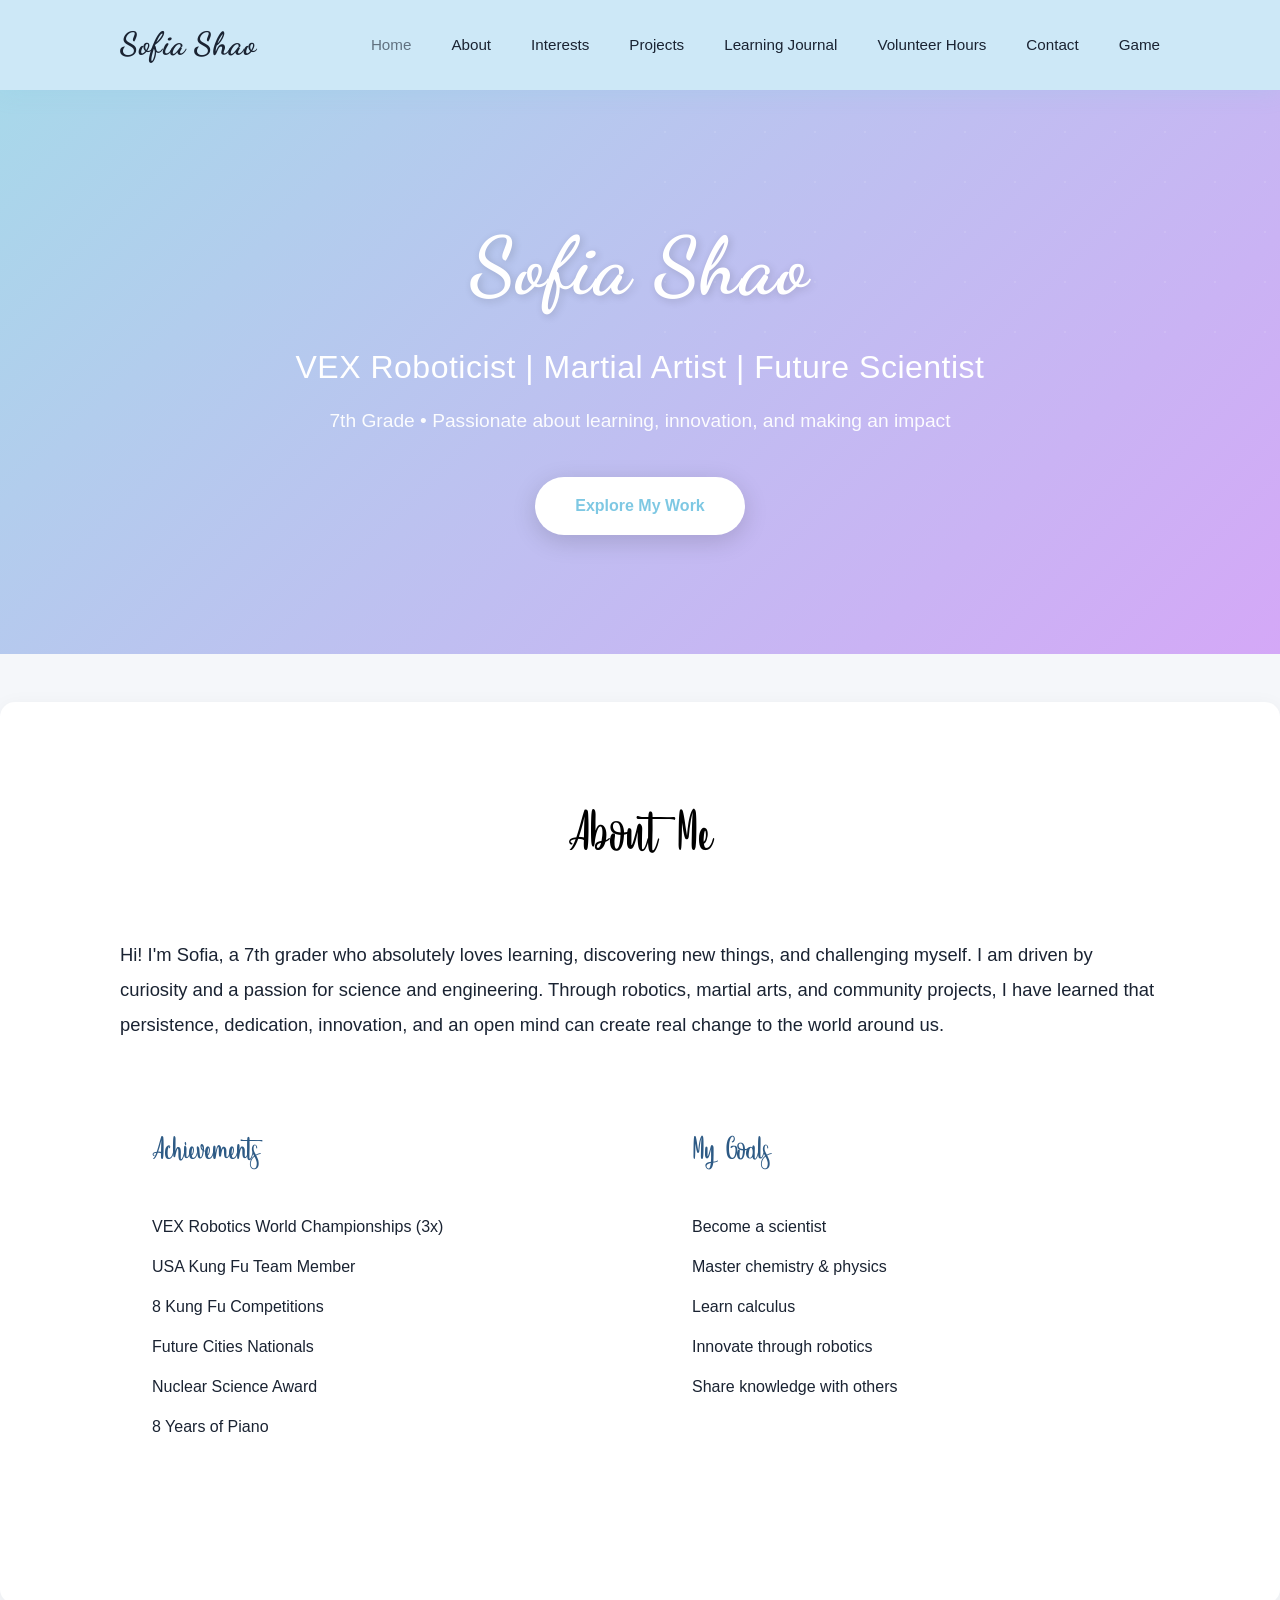
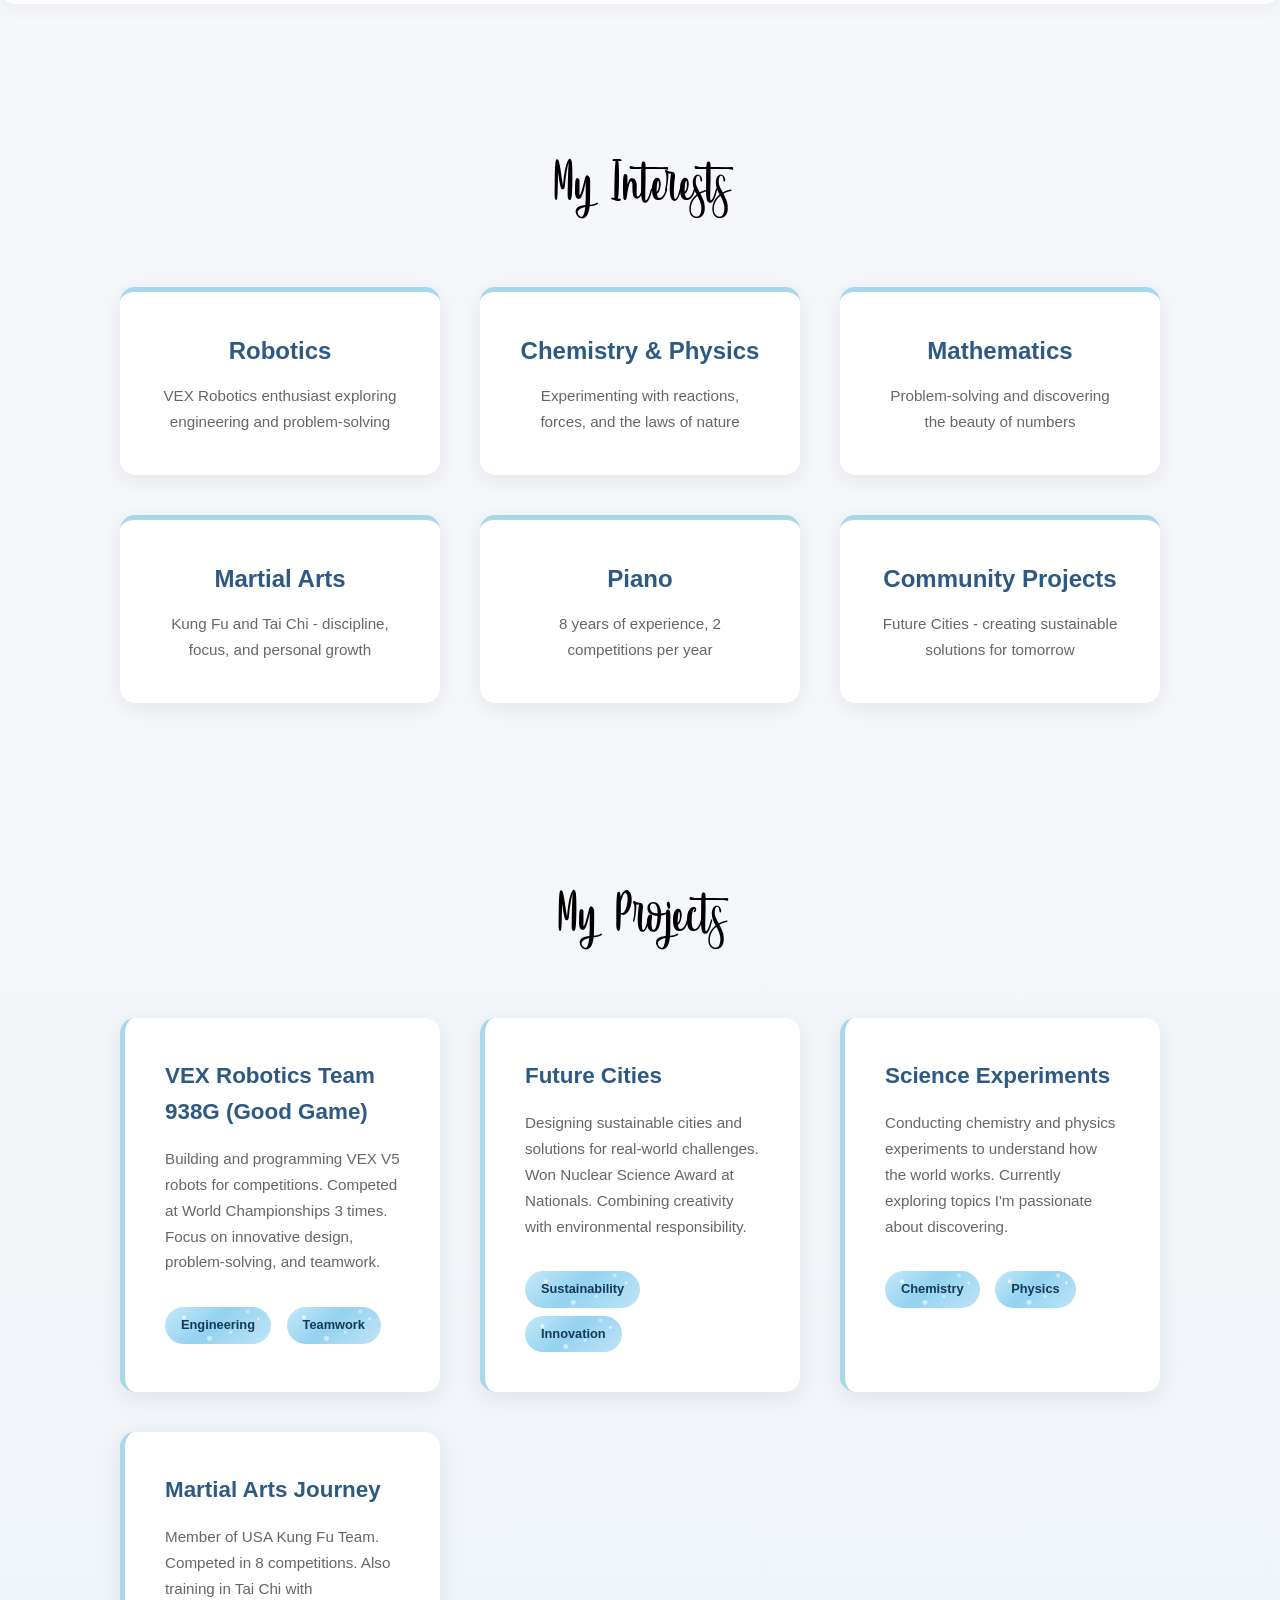
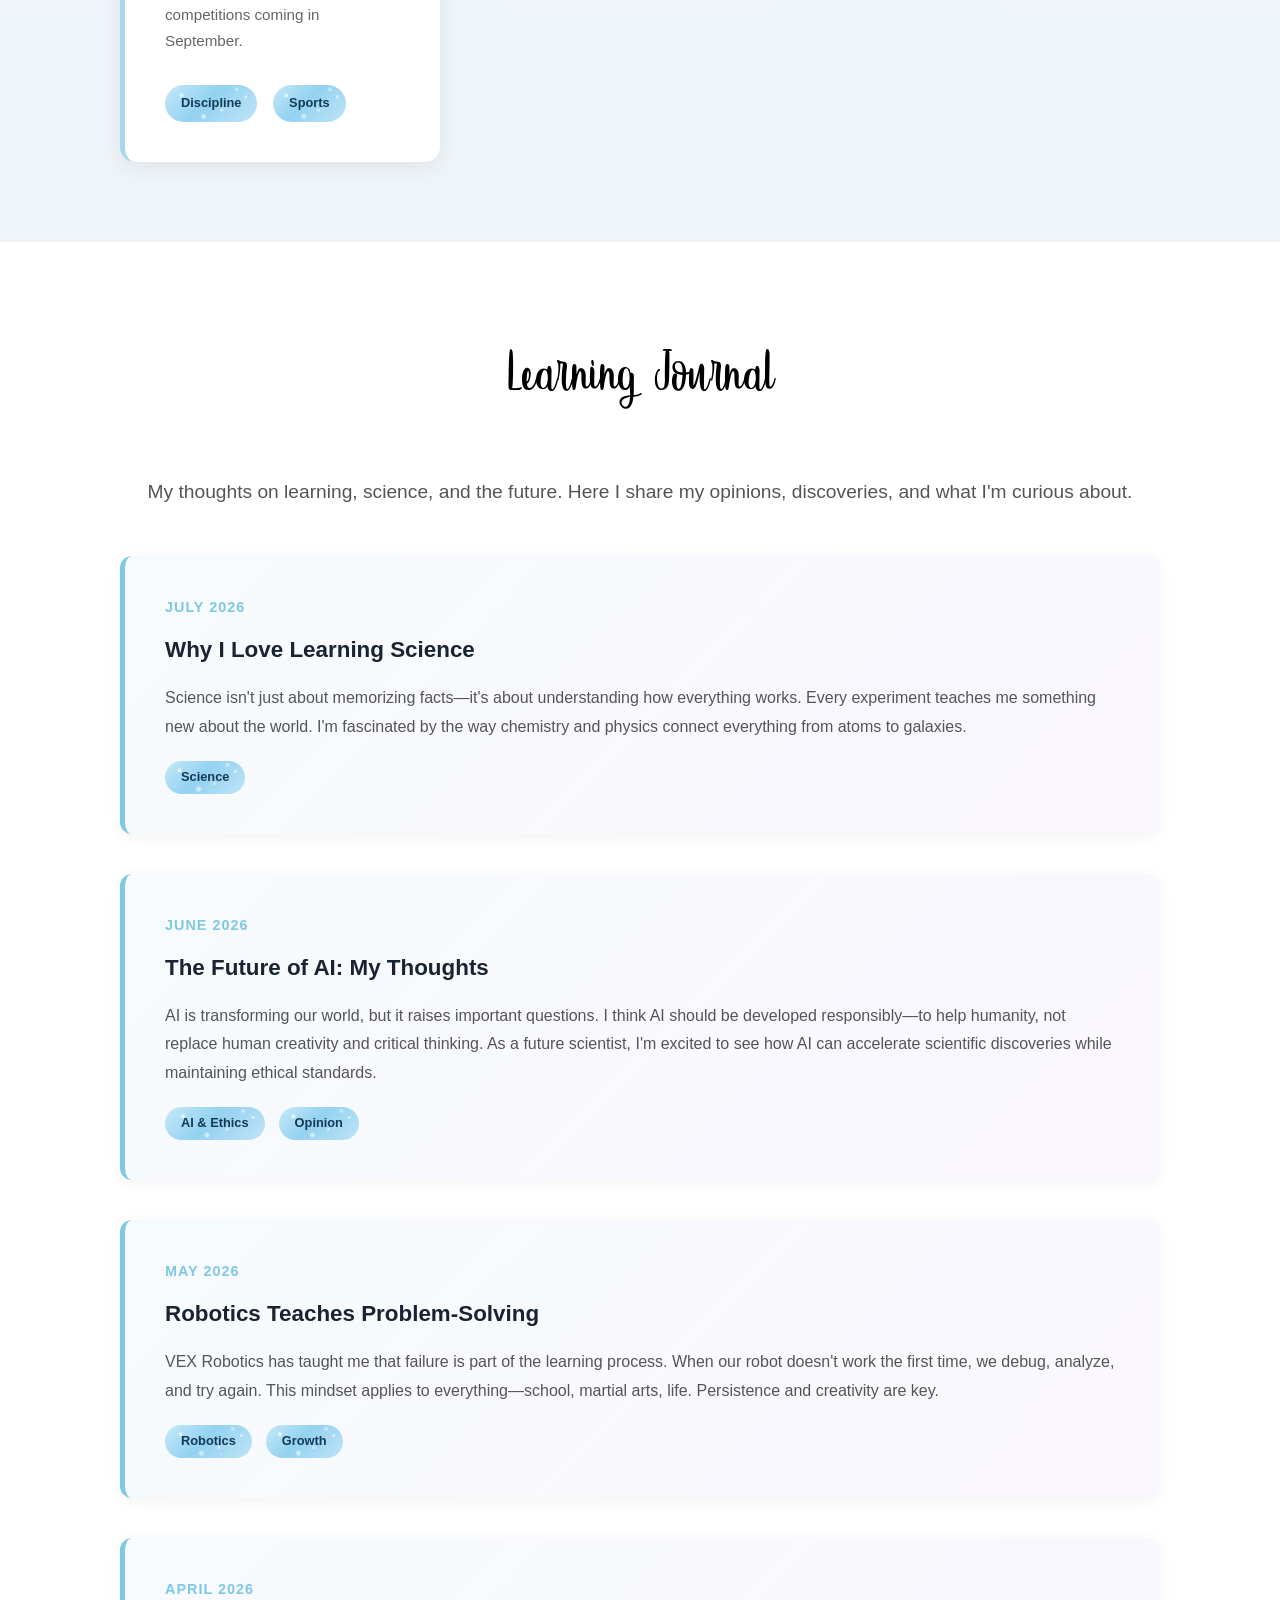
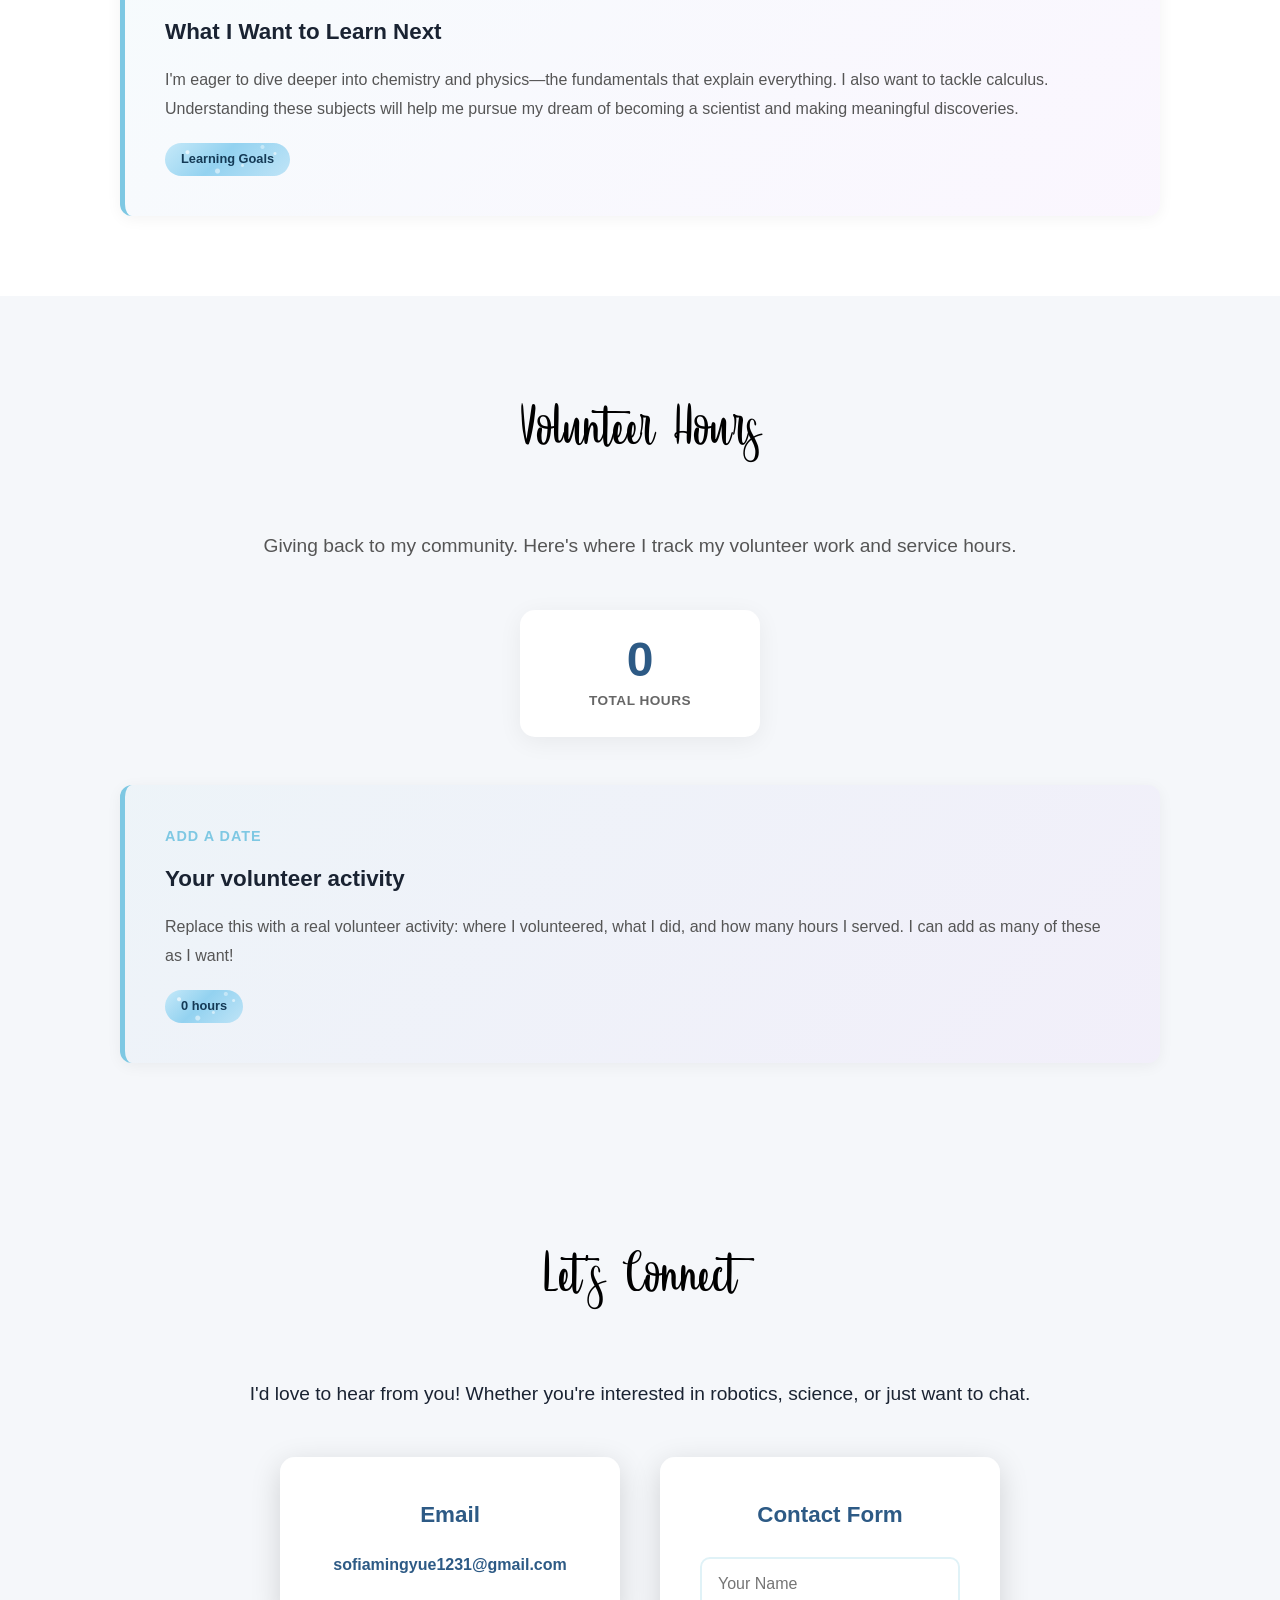
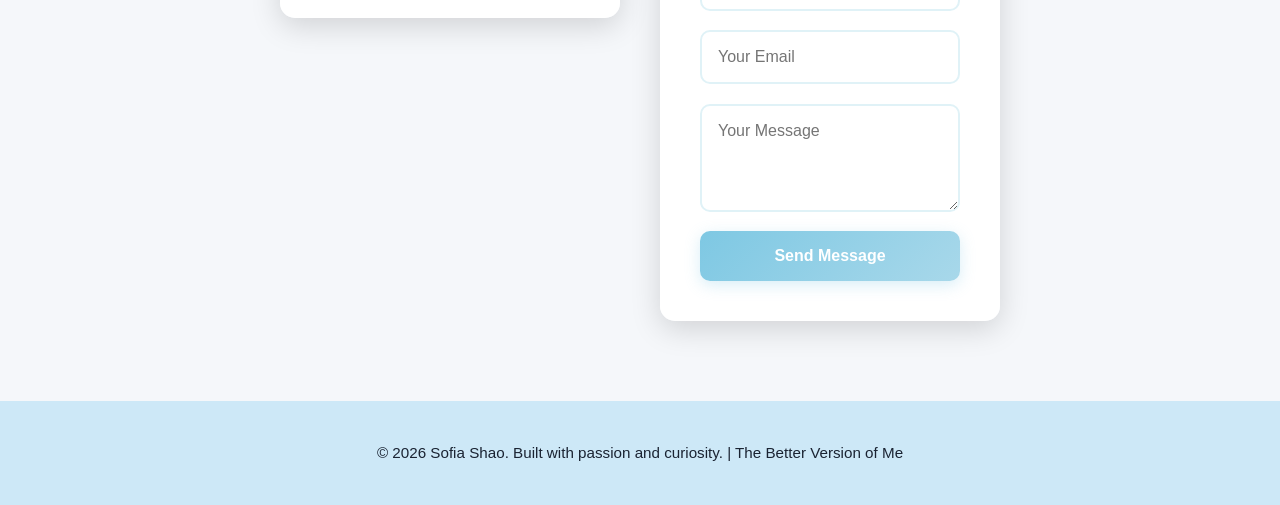
<file: index.html>
<!DOCTYPE html>
<html lang="en">
<head>
    <meta charset="UTF-8">
    <meta name="viewport" content="width=device-width, initial-scale=1.0">
    <title>Sofia Shao - Future Scientist & Innovator</title>
    <link rel="stylesheet" href="style.css">
</head>
<body>
    <!-- NAVIGATION BAR -->
    <nav class="navbar">
        <div class="nav-container">
            <div class="logo">Sofia Shao</div>
            <ul class="nav-links">
                <li><a href="#home">Home</a></li>
                <li><a href="#about">About</a></li>
                <li><a href="#interests">Interests</a></li>
                <li><a href="#projects">Projects</a></li>
                <li><a href="#journal">Learning Journal</a></li>
                <li><a href="#volunteer">Volunteer Hours</a></li>
                <li><a href="#contact">Contact</a></li>
                <li><a href="chemimix.html">Game</a></li>
            </ul>
        </div>
    </nav>

    <!-- HERO SECTION -->
    <section id="home" class="hero">
        <div class="hero-content">
            <h1 class="hero-title">Sofia Shao</h1>
            <p class="hero-subtitle">VEX Roboticist | Martial Artist | Future Scientist</p>
            <p class="hero-description">7th Grade • Passionate about learning, innovation, and making an impact</p>
            <a href="#projects" class="cta-button">Explore My Work</a>
        </div>
    </section>

    <!-- ABOUT ME SECTION -->
    <section id="about" class="about">
        <div class="container">
            <h2 class="section-title">About Me</h2>
            <div class="about-content">
                <p>Hi! I'm Sofia, a 7th grader who absolutely loves learning, discovering new things, and challenging myself. I am driven by curiosity and a passion for science and engineering. Through robotics, martial arts, and community projects, I have learned that persistence, dedication, innovation, and an open mind can create real change to the world around us.</p>
                
                <div class="highlights">
                    <div class="highlight-box">
                        <h3>Achievements</h3>
                        <ul>
                            <li>VEX Robotics World Championships (3x)</li>
                            <li>USA Kung Fu Team Member</li>
                            <li>8 Kung Fu Competitions</li>
                            <li>Future Cities Nationals</li>
                            <li>Nuclear Science Award</li>
                            <li>8 Years of Piano</li>
                        </ul>
                    </div>
                    <div class="highlight-box">
                        <h3>My Goals</h3>
                        <ul>
                            <li>Become a scientist</li>
                            <li>Master chemistry &amp; physics</li>
                            <li>Learn calculus</li>
                            <li>Innovate through robotics</li>
                            <li>Share knowledge with others</li>
                        </ul>
                    </div>
                </div>
            </div>
        </div>
    </section>

    <!-- INTERESTS SECTION -->
    <section id="interests" class="interests">
        <div class="container">
            <h2 class="section-title">My Interests</h2>
            <div class="interests-grid">
                <div class="interest-card">
                    <h3>Robotics</h3>
                    <p>VEX Robotics enthusiast exploring engineering and problem-solving</p>
                </div>
                <div class="interest-card">
                    <h3>Chemistry & Physics</h3>
                    <p>Experimenting with reactions, forces, and the laws of nature</p>
                </div>
                <div class="interest-card">
                    <h3>Mathematics</h3>
                    <p>Problem-solving and discovering the beauty of numbers</p>
                </div>
                <div class="interest-card">
                    <h3>Martial Arts</h3>
                    <p>Kung Fu and Tai Chi - discipline, focus, and personal growth</p>
                </div>
                <div class="interest-card">
                    <h3>Piano</h3>
                    <p>8 years of experience, 2 competitions per year</p>
                </div>
                <div class="interest-card">
                    <h3>Community Projects</h3>
                    <p>Future Cities - creating sustainable solutions for tomorrow</p>
                </div>
            </div>
        </div>
    </section>

    <!-- PROJECTS SECTION -->
    <section id="projects" class="projects">
        <div class="container">
            <h2 class="section-title">My Projects</h2>
            <div class="projects-grid">
                <div class="project-card">
                    <h3>VEX Robotics Team 938G (Good Game)</h3>
                    <p>Building and programming VEX V5 robots for competitions. Competed at World Championships 3 times. Focus on innovative design, problem-solving, and teamwork.</p>
                    <span class="project-tag">Engineering</span>
                    <span class="project-tag">Teamwork</span>
                </div>
                <div class="project-card">
                    <h3>Future Cities</h3>
                    <p>Designing sustainable cities and solutions for real-world challenges. Won Nuclear Science Award at Nationals. Combining creativity with environmental responsibility.</p>
                    <span class="project-tag">Sustainability</span>
                    <span class="project-tag">Innovation</span>
                </div>
                <div class="project-card">
                    <h3>Science Experiments</h3>
                    <p>Conducting chemistry and physics experiments to understand how the world works. Currently exploring topics I'm passionate about discovering.</p>
                    <span class="project-tag">Chemistry</span>
                    <span class="project-tag">Physics</span>
                </div>
                <div class="project-card">
                    <h3>Martial Arts Journey</h3>
                    <p>Member of USA Kung Fu Team. Competed in 8 competitions. Also training in Tai Chi with competitions coming in September.</p>
                    <span class="project-tag">Discipline</span>
                    <span class="project-tag">Sports</span>
                </div>
            </div>
        </div>
    </section>

    <!-- LEARNING JOURNAL SECTION -->
    <section id="journal" class="journal">
        <div class="container">
            <h2 class="section-title">Learning Journal</h2>
            <p class="journal-intro">My thoughts on learning, science, and the future. Here I share my opinions, discoveries, and what I'm curious about.</p>
            
            <div class="journal-entries">
                <div class="journal-entry">
                    <div class="entry-date">July 2026</div>
                    <h3>Why I Love Learning Science</h3>
                    <p>Science isn't just about memorizing facts—it's about understanding how everything works. Every experiment teaches me something new about the world. I'm fascinated by the way chemistry and physics connect everything from atoms to galaxies.</p>
                    <span class="entry-tag">Science</span>
                </div>

                <div class="journal-entry">
                    <div class="entry-date">June 2026</div>
                    <h3>The Future of AI: My Thoughts</h3>
                    <p>AI is transforming our world, but it raises important questions. I think AI should be developed responsibly—to help humanity, not replace human creativity and critical thinking. As a future scientist, I'm excited to see how AI can accelerate scientific discoveries while maintaining ethical standards.</p>
                    <span class="entry-tag">AI & Ethics</span>
                    <span class="entry-tag">Opinion</span>
                </div>

                <div class="journal-entry">
                    <div class="entry-date">May 2026</div>
                    <h3>Robotics Teaches Problem-Solving</h3>
                    <p>VEX Robotics has taught me that failure is part of the learning process. When our robot doesn't work the first time, we debug, analyze, and try again. This mindset applies to everything—school, martial arts, life. Persistence and creativity are key.</p>
                    <span class="entry-tag">Robotics</span>
                    <span class="entry-tag">Growth</span>
                </div>

                <div class="journal-entry">
                    <div class="entry-date">April 2026</div>
                    <h3>What I Want to Learn Next</h3>
                    <p>I'm eager to dive deeper into chemistry and physics—the fundamentals that explain everything. I also want to tackle calculus. Understanding these subjects will help me pursue my dream of becoming a scientist and making meaningful discoveries.</p>
                    <span class="entry-tag">Learning Goals</span>
                </div>
            </div>
        </div>
    </section>

    <!-- VOLUNTEER HOURS SECTION -->
    <section id="volunteer" class="volunteer">
        <div class="container">
            <h2 class="section-title">Volunteer Hours</h2>
            <p class="journal-intro">Giving back to my community. Here's where I track my volunteer work and service hours.</p>

            <!-- Total hours counter -->
            <div class="volunteer-total">
                <span class="volunteer-number">0</span>
                <span class="volunteer-label">Total Hours</span>
            </div>

            <!--
                ==========================================================
                SOFIA: ADD YOUR VOLUNTEER ACTIVITIES HERE!
                Copy a <div class="journal-entry">...</div> block below for
                each activity. Just tell me the details and I'll add them,
                or edit the date, title, description, and hours yourself.
                Remember to update the "0" total hours above too!
                ==========================================================
            -->
            <div class="journal-entries">
                <div class="journal-entry">
                    <div class="entry-date">Add a date</div>
                    <h3>Your volunteer activity</h3>
                    <p>Replace this with a real volunteer activity: where I volunteered, what I did, and how many hours I served. I can add as many of these as I want!</p>
                    <span class="entry-tag">0 hours</span>
                </div>
            </div>
        </div>
    </section>

    <!-- CONTACT SECTION -->
    <section id="contact" class="contact">
        <div class="container">
            <h2 class="section-title">Let's Connect</h2>
            <p class="contact-intro">I'd love to hear from you! Whether you're interested in robotics, science, or just want to chat.</p>
            
            <div class="contact-methods">
                <div class="contact-card">
                    <h3>Email</h3>
                    <p><a href="mailto:sofiamingyue1231@gmail.com">sofiamingyue1231@gmail.com</a></p>
                </div>

                <div class="contact-card">
                    <h3>Contact Form</h3>
                    <form class="contact-form" action="https://formspree.io/f/mykqqjeo" method="POST">
                        <input type="text" name="name" placeholder="Your Name" required>
                        <input type="email" name="email" placeholder="Your Email" required>
                        <textarea name="message" placeholder="Your Message" rows="4" required></textarea>
                        <button type="submit" class="submit-button">Send Message</button>
                    </form>
                </div>
            </div>
        </div>
    </section>

    <!-- FOOTER -->
    <footer class="footer">
        <div class="container">
            <p>&copy; 2026 Sofia Shao. Built with passion and curiosity. | The Better Version of Me</p>
        </div>
    </footer>

    <script src="script.js"></script>
</body>
</html>
</file>
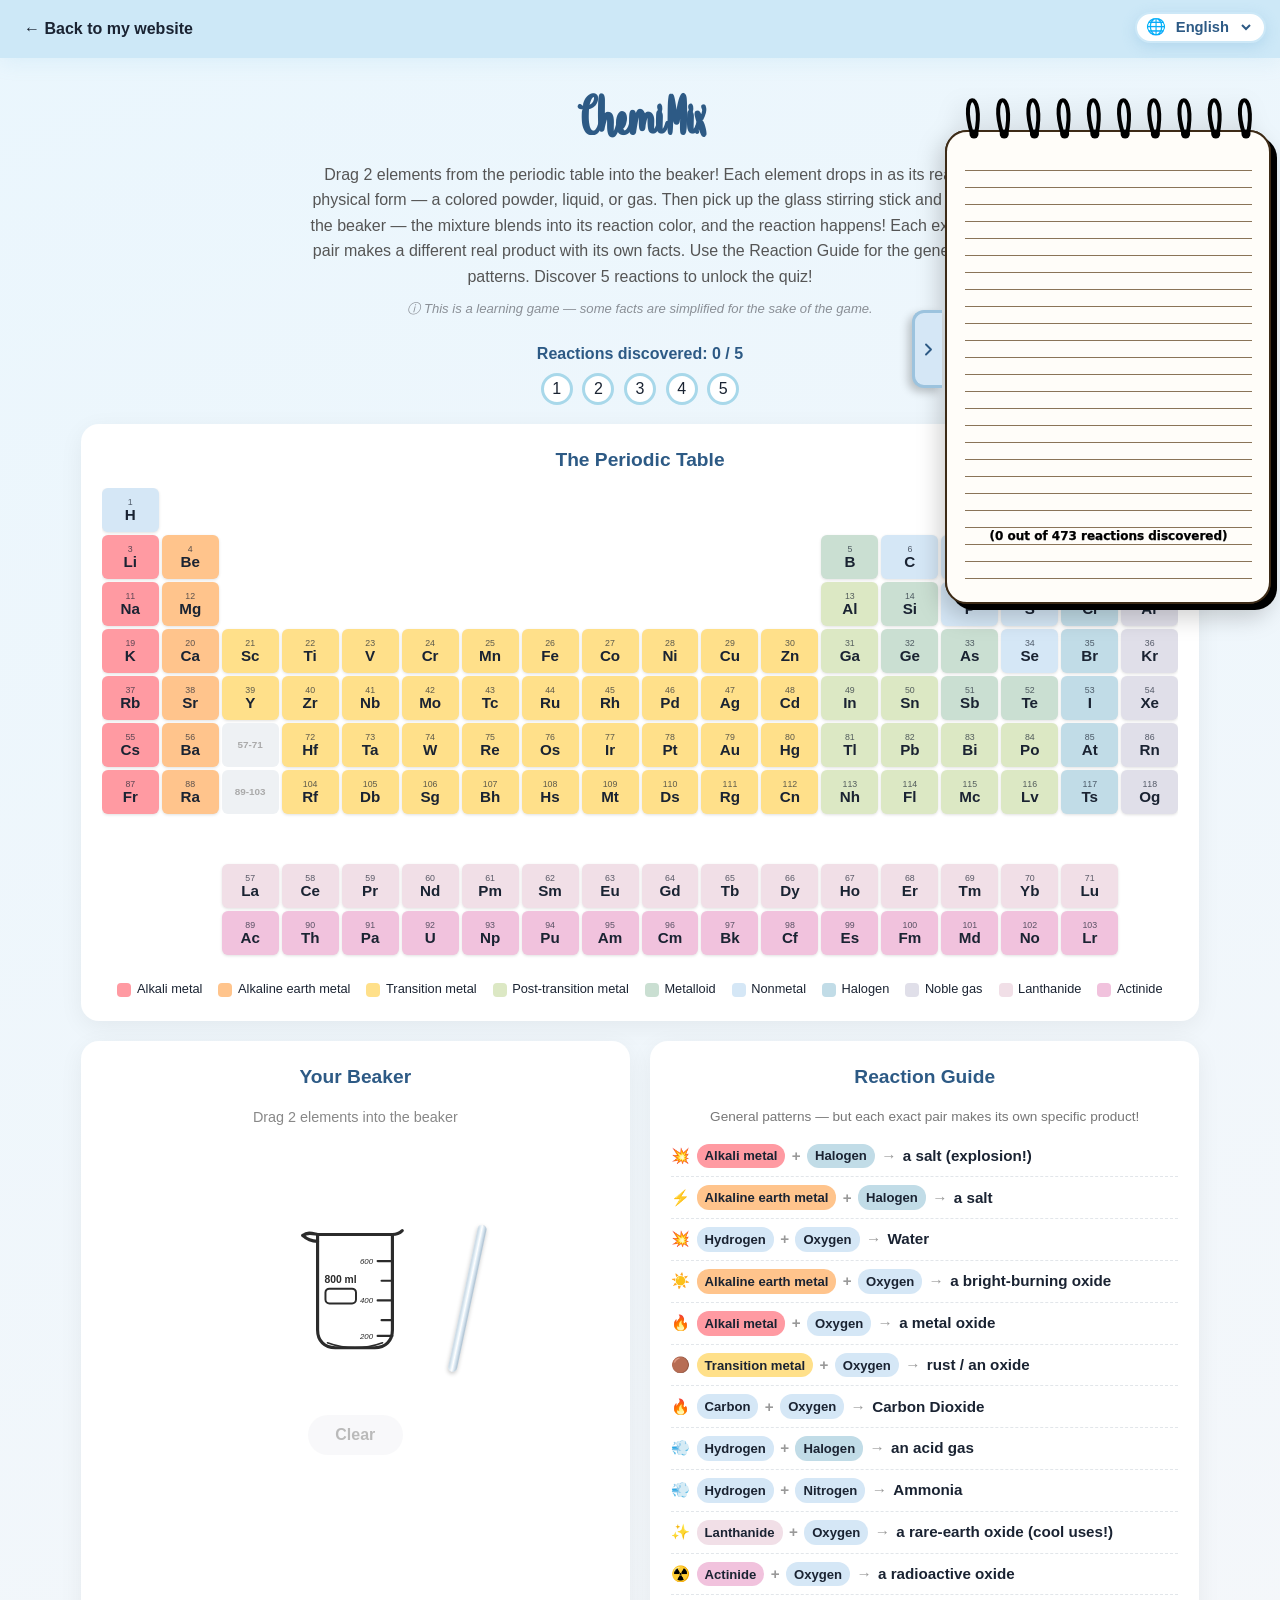
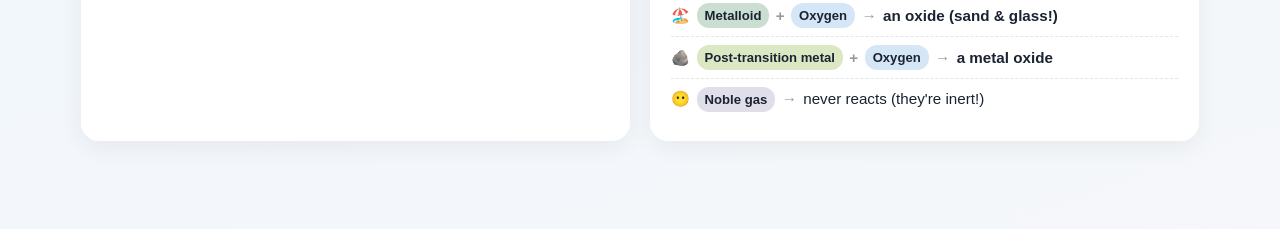
<file: chemimix.html>
<!DOCTYPE html>
<html lang="en">
<head>
    <meta charset="UTF-8">
    <meta name="viewport" content="width=device-width, initial-scale=1.0">
    <title>ChemiMix - A Chemistry Game by Sofia Shao</title>
    <style>
        /* ==========================================================
           LABORATORY MESS - a periodic-table chemistry game.
           Pick 2 specific elements; each exact pair makes a specific,
           real product with its own fact. The guide shows the general
           category patterns as hints.
           ========================================================== */
        @font-face { font-family:'Sweet Hipster'; src:url('fonts/Sweet-Hipster.ttf') format('truetype'); font-display:swap; }
        :root {
            --baby-blue:#cde8f7; --primary-blue:#a8d8ea; --secondary-blue:#7ec8e3;
            --light-navy:#2d5a85; --dark-text:#1a2332; --light-gray:#f5f7fa; --white:#fff;
            --c-alkali:#ff9aa2; --c-alkaline:#ffc48c; --c-transition:#ffe08a; --c-postt:#dce8c4;
            --c-metalloid:#cadfd2; --c-nonmetal:#d5e7f6; --c-halogen:#c1dce7; --c-noble:#e0dfe9;
            --c-lanth:#f1dfe7; --c-actin:#f1c2dd;
        }
        * { margin:0; padding:0; box-sizing:border-box; }
        body { font-family:'Segoe UI',Tahoma,Geneva,Verdana,sans-serif; color:var(--dark-text); background:linear-gradient(160deg,#eaf6fd 0%,#f5f7fa 100%); min-height:100vh; line-height:1.6; }
        .topbar { background:var(--baby-blue); padding:1rem 1.5rem; display:flex; justify-content:space-between; align-items:center; box-shadow:0 4px 20px rgba(126,200,227,.15); }
        .topbar a { color:var(--dark-text); text-decoration:none; font-weight:700; }
        .topbar a:hover { opacity:.7; }
        /* language picker (top-right corner) */
        .lang-picker { position:fixed; top:12px; right:14px; z-index:210; display:flex; align-items:center; gap:.35rem;
            background:#fff; border:2px solid var(--baby-blue); border-radius:22px; padding:.28rem .6rem .28rem .55rem; box-shadow:0 4px 14px rgba(120,180,220,.3); }
        .lang-picker .lang-globe { font-size:1rem; line-height:1; }
        .lang-picker select { border:none; background:transparent; font-family:inherit; font-weight:700; color:var(--light-navy); font-size:.92rem; cursor:pointer; outline:none; padding-right:.1rem; }
        /* ===== Slide-out spiral notepad ===== */
        html, body { overflow-x:hidden; }
        .notepad-drawer { --pad-w:340px; position:fixed; top:82px; right:0; z-index:140; display:flex; align-items:center;
            transition: transform .5s cubic-bezier(.4,0,.2,1); }
        .notepad-drawer.closed { transform: translateX(var(--pad-w)); }
        .notepad-tab { flex:0 0 auto; margin-right:-2px; width:30px; height:78px; position:relative; z-index:2;
            background:#d5e7f6; border:3px solid #9cc3de; border-right:none; border-radius:12px 0 0 12px;
            display:flex; align-items:center; justify-content:center; cursor:pointer; color:#2d5a85;
            box-shadow:-4px 4px 9px rgba(0,0,0,.22); transition:background .2s; }
        .notepad-tab:hover { background:#c3ddf1; }
        .notepad-drawer.np-locked .notepad-tab { opacity:.4; cursor:not-allowed; pointer-events:none; }
        .notepad-tab svg { width:15px; height:15px; transition:transform .45s; }
        .notepad-drawer.closed .notepad-tab svg { transform:rotate(180deg); }
        .notepad { --pad-w:340px; width:var(--pad-w); height:534px; position:relative; perspective:1700px;
            filter: drop-shadow(-6px 8px 11px rgba(0,0,0,.18)); }
        .np-shadow { position:absolute; left:11px; top:54px; width:326px; height:474px; border-radius:22px; background:#000000; }
        .np-sheet { position:absolute; left:5px; top:48px; width:326px; height:474px; border:2.6px solid #3d2b17; border-radius:22px;
            background:#fffdf9; backface-visibility:hidden; }
        .np-sheet .np-ruled { display:none; }
        /* the written reaction log — the ruled lines live on the SAME element as the text,
           anchored to the same grid, so every line of text sits right on a line */
        .np-content { position:absolute; left:18px; right:17px; top:26px; bottom:14px; padding:0;
            font-family:'Segoe UI', system-ui, sans-serif; font-size:12px; line-height:17px; color:#000;
            -webkit-text-stroke:0.25px #000;
            background: repeating-linear-gradient(to bottom, transparent 0 12.3px, #8a7458 12.3px 13.0px, transparent 13.0px 17px); }
        .np-list { list-style:none; margin:0; padding:0; max-height:calc(100% - 60px); overflow:hidden; }
        .np-list li { margin:0; padding-left:13px; text-indent:-13px; }
        .np-list li::before { content:'\2013\00a0\00a0'; }   /* dash bullet */
        .np-learn { color:#1b3f63; text-decoration:underline; white-space:nowrap; -webkit-text-stroke:0; }
        .np-counter { position:absolute; left:0; right:0; bottom:43px; text-align:center; font-weight:700; color:#000; line-height:17px; }
        .np-note { font-style:italic; color:#3a2c18; line-height:17px; -webkit-text-stroke:0; }
        .np-base { z-index:1; }
        .np-top  { z-index:2; transform-origin:50% 0; transition: transform .72s cubic-bezier(.45,0,.2,1); will-change:transform; }
        .np-top.flip-fwd { transform: rotateX(-170deg); }
        .np-spiral2 { position:absolute; left:0; top:0; width:100%; height:72px; z-index:4; pointer-events:none; }
        .np-spiral2 svg { width:100%; height:100%; overflow:visible; display:block; }
        /* corner peel hints */
        .np-curl { position:absolute; bottom:12px; width:44px; height:44px; z-index:6; cursor:pointer; }
        .np-curl.br { right:9px; }
        .np-curl.bl { left:5px; display:none; }
        /* the curl is invisible (scaled to nothing) until the corner is hovered, then it rolls up */
        .np-curl .fold { position:absolute; bottom:0; width:66px; height:66px; pointer-events:none;
            transform: scale(0); transition: transform .22s ease;
            filter: drop-shadow(2px 3px 5px rgba(0,0,0,.32)); }
        .np-curl .fold svg { width:100%; height:100%; display:block; overflow:visible; }
        .np-curl.br .fold { right:0; transform-origin:100% 100%; }
        .np-curl.bl .fold { left:0;  transform-origin:0% 100%; }
        .np-curl.bl .fold svg { transform: scaleX(-1); }
        .np-curl:hover .fold { transform: scale(1); }
        .np-flipping .np-curl { pointer-events:none; }
        header { text-align:center; padding:1.8rem 1rem 0.4rem; }
        header h1 { font-family:'Sweet Hipster',cursive; font-size:4rem; color:var(--light-navy); line-height:1.1; }
        header p { color:#555; max-width:660px; margin:0.3rem auto 0; }
        .progress-wrap { max-width:520px; margin:1rem auto 0; text-align:center; }
        .progress-label { font-weight:700; color:var(--light-navy); margin-bottom:.4rem; }
        .progress-dots { display:flex; justify-content:center; gap:.6rem; }
        .dot { width:32px; height:32px; border-radius:50%; background:#fff; border:3px solid var(--primary-blue); display:flex; align-items:center; justify-content:center; transition:all .3s; }
        .dot.filled { background:var(--secondary-blue); border-color:var(--secondary-blue); transform:scale(1.1); color:#fff; }
        .wrap { max-width:1150px; margin:1.2rem auto; padding:0 1rem 3rem; }
        .panel { background:#fff; border-radius:18px; padding:1.3rem; box-shadow:0 6px 25px rgba(0,0,0,.06); margin-bottom:1.3rem; }
        .panel h2 { color:var(--light-navy); font-size:1.2rem; margin-bottom:.8rem; text-align:center; }
        .ptable-scroll { overflow-x:auto; padding-bottom:.5rem; }
        .ptable { display:grid; grid-template-columns:repeat(18,minmax(40px,1fr)); grid-auto-rows:44px; gap:3px; min-width:770px; }
        .el { border:none; cursor:pointer; border-radius:6px; padding:2px; font-family:inherit; color:#1a2332; display:flex; flex-direction:column; align-items:center; justify-content:center; line-height:1; transition:transform .1s,box-shadow .1s; box-shadow:0 1px 3px rgba(0,0,0,.12); }
        .el:hover { transform:scale(1.12); box-shadow:0 3px 8px rgba(0,0,0,.25); z-index:2; }
        .el .en { font-size:.55rem; opacity:.7; } .el .es { font-size:.95rem; font-weight:800; }
        .el.selected { outline:3px solid var(--light-navy); transform:scale(1.12); z-index:3; }
        .el.placeholder { cursor:help; background:#eef1f4!important; color:#aaa; box-shadow:none; }
        .el.placeholder:hover { transform:none; box-shadow:none; }
        .legend { display:flex; flex-wrap:wrap; gap:.5rem 1rem; justify-content:center; margin-top:1rem; font-size:.8rem; }
        .legend span { display:flex; align-items:center; gap:.35rem; }
        .swatch { width:14px; height:14px; border-radius:4px; display:inline-block; }
        .cols { display:grid; grid-template-columns:1fr 1fr; gap:1.3rem; }
        @media (max-width:800px){ .cols { grid-template-columns:1fr; } }
        .mix-area { text-align:center; }
        .selected-chips { min-height:40px; display:flex; flex-wrap:wrap; gap:.5rem; justify-content:center; margin-bottom:.6rem; }
        .chip { background:var(--baby-blue); padding:.35rem .8rem; border-radius:20px; font-weight:800; font-size:1rem; display:flex; align-items:center; gap:.4rem; }
        .chip button { background:none; border:none; cursor:pointer; font-weight:800; color:#c0392b; font-size:1rem; }
        .hint { color:#888; font-size:.9rem; }
        #stage { position:relative; height:250px; display:flex; align-items:center; justify-content:center; overflow:hidden; }
        .beaker { position:relative; z-index:2; width:128px; height:156px; transition:transform .2s,filter .3s; cursor:default; }
        .beaker.drop-hot { transform:scale(1.06); filter:drop-shadow(0 0 10px rgba(120,180,240,.9)); }
        .beaker svg { width:128px; height:auto; display:block; position:relative; z-index:2; }
        .big-emoji { position:absolute; z-index:6; font-size:5rem; pointer-events:none; }
        /* colored contents inside the beaker */
        .beaker-fill { position:absolute; left:21%; right:21%; bottom:6%; height:0; z-index:1; border-radius:5px 5px 10px 10px / 5px 5px 24px 24px; transition:height .45s ease, background .45s ease; overflow:hidden; }
        .beaker-fill::after { content:''; position:absolute; inset:0; background:linear-gradient(120deg, rgba(255,255,255,.28), rgba(255,255,255,0) 45%); }
        .beaker-fill.stir { animation: stir .5s ease-in-out 2; }
        @keyframes stir { 0%,100%{transform:skewX(0)} 25%{transform:skewX(8deg)} 50%{transform:skewX(-8deg)} 75%{transform:skewX(5deg)} }
        /* slow color-mixing swirl while the stick is stirring */
        .beaker-fill.stirring { transition: background 1.8s ease, height .45s ease; animation: swirl .7s ease-in-out infinite; }
        @keyframes swirl { 0%,100%{transform:skewX(0) translateX(0)} 25%{transform:skewX(7deg) translateX(1px)} 50%{transform:skewX(-7deg) translateX(-1px)} 75%{transform:skewX(4deg)} }
        /* frosted glass pane so the stick looks like it's INSIDE the beaker (behind the glass) */
        #beakerGlass { position:absolute; left:50%; top:80px; width:75px; height:112px; transform:translateX(-50%); z-index:3; pointer-events:none; opacity:0; transition:opacity .3s;
            border-radius:5px 5px 10px 10px / 5px 5px 24px 24px;
            background:linear-gradient(115deg, rgba(255,255,255,.34) 0%, rgba(255,255,255,.05) 32%, rgba(255,255,255,0) 55%, rgba(255,255,255,.18) 100%); }
        #beakerGlass.show { opacity:1; }
        /* the glass stirring rod */
        .stir-stick { position:absolute; z-index:2; width:24px; height:150px; transform-origin:50% 88%; transform:rotate(15deg); cursor:grab; touch-action:none; transition:transform .45s ease, left .45s ease, top .45s ease; }
        .stir-stick .rod { width:9px; height:100%; margin:0 auto; border-radius:6px; pointer-events:none;
            background:linear-gradient(90deg, #b9ccdb 0%, #e6f1f8 30%, #ffffff 47%, #dbe8f2 66%, #aec3d4 100%);
            box-shadow: inset 0 0 2px rgba(255,255,255,.85), inset -1px 0 1px rgba(120,150,175,.4), 0 2px 4px rgba(0,0,0,.22); }
        .stir-stick.active { animation: stickpulse 1.15s ease-in-out infinite; }
        @keyframes stickpulse { 0%,100%{ filter:drop-shadow(0 0 0 rgba(110,175,240,0)); } 50%{ filter:drop-shadow(0 0 7px rgba(110,175,240,.9)); } }
        .stir-stick.grabbed { transition:transform .12s ease; cursor:grabbing; }
        .stir-stick.inside { z-index:2; }
        .stir-instruction { display:none; text-align:center; margin:.4rem 0 -.2rem; color:#2d5a85; font-weight:700; font-size:.92rem; }
        .stir-instruction.show { display:block; animation: instrpulse 1.4s ease-in-out infinite; }
        @keyframes instrpulse { 0%,100%{opacity:.7} 50%{opacity:1} }
        /* the thing that follows your cursor while dragging */
        .drag-ghost { position:fixed; z-index:300; width:48px; height:48px; transform:translate(-50%,-50%); pointer-events:none; display:flex; align-items:center; justify-content:center; }
        .drag-ghost .lump { width:44px; height:44px; display:flex; align-items:center; justify-content:center; font-weight:800; font-size:.8rem; }
        /* powders are drawn as a real heap: a solid mound + scattered grains + dust */
        .drag-ghost.powder { width:70px; height:66px; }
        .heap { position:absolute; inset:0; }
        .heap-shadow { position:absolute; left:50%; bottom:5px; width:54px; height:12px; transform:translateX(-50%); background:radial-gradient(ellipse at center, rgba(0,0,0,.3), rgba(0,0,0,0) 70%); }
        .mound { position:absolute; left:50%; bottom:9px; width:46px; height:39px; transform:translateX(-50%); filter:blur(1.5px);
            clip-path: polygon(43% 6%, 50% 3%, 57% 6%, 64% 26%, 74% 50%, 86% 76%, 98% 100%, 2% 100%, 14% 76%, 26% 50%, 36% 26%); }
        .grain { position:absolute; border-radius:50%; box-shadow: inset -1px -1.5px 1.5px rgba(0,0,0,.4), inset 1px 1px 1px rgba(255,255,255,.5), 0 1px 1px rgba(0,0,0,.2); }
        .heap-label { position:absolute; left:0; right:0; top:46%; text-align:center; font-weight:800; font-size:.72rem; pointer-events:none; text-shadow:0 1px 2px rgba(0,0,0,.4), 0 0 2px rgba(255,255,255,.35); }
        /* liquids look like a glossy, wet, slightly wobbling droplet */
        .sub-liquid { border-radius:46% 54% 48% 52% / 58% 60% 40% 42%;
            background-image:
                radial-gradient(42% 30% at 32% 26%, rgba(255,255,255,.85), rgba(255,255,255,0) 62%),
                radial-gradient(120% 120% at 50% 30%, rgba(255,255,255,.14), rgba(0,0,0,.18) 92%);
            box-shadow: inset 0 -8px 11px rgba(0,0,0,.32), inset 0 5px 9px rgba(255,255,255,.4), 0 3px 7px rgba(0,0,0,.28);
            animation: liquidWobble 1.6s ease-in-out infinite; }
        @keyframes liquidWobble {
            0%,100%{ border-radius:46% 54% 48% 52% / 58% 60% 40% 42%; }
            50%    { border-radius:53% 47% 52% 48% / 54% 62% 42% 45%; } }
        .sub-gas { border-radius:50%; filter:blur(3px); opacity:.55; }
        .el { touch-action:none; cursor:grab; }
        .el:active { cursor:grabbing; }
        .beaker.shake { animation:shake .5s; }
        @keyframes shake { 0%,100%{transform:translateX(0)} 20%{transform:translateX(-12px) rotate(-4deg)} 40%{transform:translateX(12px) rotate(4deg)} 60%{transform:translateX(-8px)} 80%{transform:translateX(8px)} }
        .controls { margin-top:.6rem; display:flex; gap:.7rem; justify-content:center; }
        .btn { border:none; cursor:pointer; font-family:inherit; font-weight:700; padding:.7rem 1.7rem; border-radius:30px; font-size:1rem; transition:transform .15s,opacity .15s; }
        .btn:hover { transform:translateY(-2px); }
        .btn-mix { background:linear-gradient(135deg,var(--secondary-blue),var(--primary-blue)); color:#fff; box-shadow:0 4px 15px rgba(126,200,227,.5); }
        .btn-clear { background:#f0f0f3; color:#555; }
        .btn:disabled { opacity:.4; cursor:not-allowed; transform:none; }
        .result { margin-top:1rem; padding:1.1rem; border-radius:14px; background:var(--light-gray); text-align:left; display:none; border-left:6px solid var(--secondary-blue); }
        .result.show { display:block; animation:pop .35s; }
        @keyframes pop { from{transform:scale(.95);opacity:0} to{transform:scale(1);opacity:1} }
        .result .r-emoji { font-size:2rem; } .result h3 { color:var(--light-navy); margin:.2rem 0; }
        .result .r-product { font-weight:700; } .result .r-fact { margin-top:.4rem; color:#444; }
        .result .r-warn { margin-top:.5rem; color:#b5651d; font-weight:700; font-size:.9rem; }
        .result.norxn { border-left-color:#bbb; }
        .result .r-head { display:flex; align-items:flex-start; gap:.6rem; }
        .result .mol3d { display:block; margin:.7rem auto 0; background:radial-gradient(circle at 50% 38%, #f4f9fd, #e6eef6); border-radius:12px; box-shadow:inset 0 0 0 1px #e0e6ec; touch-action:none; }
        .result .mol-hint { text-align:center; font-size:.72rem; color:#9aa0a7; margin-top:.25rem; }
        .result .r-sec { margin-top:.7rem; font-size:.9rem; color:#333; line-height:1.5; }
        .result .r-sec b { color:var(--light-navy); }
        .result .r-steps { margin:.35rem 0 0 1.2rem; }
        .result .r-steps li { margin:.22rem 0; }
        .result .r-note { margin-top:.8rem; font-size:.76rem; color:#8a8f96; font-style:italic; }
        .disclaimer { font-size:.82rem; color:#8a8f96; font-style:italic; margin-top:.5rem; }
        .guide .g-intro { font-size:.85rem; color:#777; text-align:center; margin-bottom:.5rem; }
        .guide ul { list-style:none; }
        .guide li { padding:.5rem 0; border-bottom:1px dashed #e2e6ea; font-size:.95rem; display:flex; align-items:center; gap:.4rem; flex-wrap:wrap; }
        .guide li:last-child { border-bottom:none; }
        .tag { padding:.12rem .5rem; border-radius:12px; font-weight:700; font-size:.82rem; white-space:nowrap; }
        .arrow { color:#999; font-weight:700; }
        .particle { position:absolute; border-radius:50%; pointer-events:none; z-index:3; }
        .flash { position:absolute; inset:0; background:#fff; z-index:4; pointer-events:none; animation:flash .7s ease-out forwards; }
        @keyframes flash { from{opacity:1} to{opacity:0} }
        .emoji-burst { position:absolute; z-index:3; font-size:2rem; pointer-events:none; }
        .overlay { position:fixed; inset:0; background:#ffffff; display:none; align-items:center; justify-content:center; z-index:200; padding:1rem; }
        .overlay.show { display:flex; }
        .quiz-card { background:#fff; border:2px solid var(--baby-blue); border-radius:20px; padding:2rem; max-width:560px; width:100%; box-shadow:0 14px 40px rgba(120,180,220,.28); text-align:center; }
        .quiz-card h2 { font-family:'Sweet Hipster',cursive; font-size:2.6rem; color:var(--light-navy); }
        .q-count { color:#888; font-weight:700; margin-bottom:.5rem; }
        .q-text { font-size:1.12rem; margin-bottom:1.2rem; }
        .q-options { display:grid; gap:.6rem; }
        .q-opt { border:2px solid var(--primary-blue); background:#fff; border-radius:12px; padding:.75rem 1rem; cursor:pointer; font-family:inherit; font-size:1rem; font-weight:600; transition:background .15s; }
        .q-opt:hover:not(:disabled) { background:var(--baby-blue); }
        .q-opt:disabled { cursor:default; }
        .q-opt.correct { background:#b8f3d6; border-color:#35c184; }
        .q-opt.wrong { background:#ffd0d0; border-color:#e07a7a; }
        .q-fact { margin-top:1rem; font-size:.95rem; color:#444; min-height:1.2rem; }
        .score-big { font-size:3.5rem; font-weight:800; color:var(--secondary-blue); }
        /* Hover fact tooltip */
        .tip { position:fixed; z-index:100; display:none; background:#fff; border-radius:12px; box-shadow:0 8px 30px rgba(0,0,0,.22); padding:.7rem .9rem; max-width:235px; pointer-events:none; border-top:5px solid var(--secondary-blue); }
        .tip .tip-sym { font-size:1.7rem; font-weight:800; color:var(--light-navy); line-height:1; }
        .tip .tip-name { font-weight:700; margin-bottom:.35rem; }
        .tip .tip-row { font-size:.78rem; color:#555; }
        .tip .tip-fact { margin-top:.4rem; font-size:.82rem; color:#333; line-height:1.42; }
        .tip .tip-label { color:var(--light-navy); }
        @media (max-width:600px){ header h1 { font-size:3rem; } }
    </style>
</head>
<body>
    <div class="lang-picker">
        <span class="lang-globe">🌐</span>
        <select id="langSelect" aria-label="Choose your language">
            <option value="en">English</option>
            <option value="zh">中文</option>
            <option value="fr">Français</option>
            <option value="es">Español</option>
            <option value="de">Deutsch</option>
        </select>
    </div>
    <div class="topbar">
        <a href="index.html" data-i18n="back">&larr; Back to my website</a>
        <a href="index.html#home">Sofia Shao</a>
    </div>

    <!-- Slide-out spiral notepad (open on first load; click the tab to close/open) -->
    <div class="notepad-drawer" id="notepadDrawer">
        <div class="notepad-tab" id="notepadTab" title="Show or hide the notepad">
            <svg viewBox="0 0 24 24"><path d="M8 4 L16 12 L8 20" fill="none" stroke="currentColor" stroke-width="3" stroke-linecap="round" stroke-linejoin="round"/></svg>
        </div>
        <div class="notepad" id="notepad"></div>
    </div>

    <header>
        <h1>ChemiMix</h1>
        <p data-i18n="intro">Drag 2 elements from the periodic table into the beaker! Each element drops in as its real physical form &mdash; a colored powder, liquid, or gas. Then pick up the glass stirring stick and stir the beaker &mdash; the mixture blends into its reaction color, and the reaction happens! Each exact pair makes a different real product with its own facts. Use the Reaction Guide for the general patterns. Discover 5 reactions to unlock the quiz!</p>
        <p class="disclaimer" data-i18n="disclaimer">&#9432; This is a learning game — some facts are simplified for the sake of the game.</p>
    </header>
    <div class="progress-wrap">
        <div class="progress-label"><span data-i18n="discovered">Reactions discovered:</span> <span id="count">0</span> / 5</div>
        <div class="progress-dots" id="dots"></div>
    </div>
    <div class="wrap">
        <div class="panel">
            <h2 data-i18n="ptable">The Periodic Table</h2>
            <div class="ptable-scroll"><div class="ptable" id="ptable"></div></div>
            <div class="legend" id="legend"></div>
        </div>
        <div class="cols">
            <div class="panel mix-area">
                <h2 data-i18n="beaker">Your Beaker</h2>
                <div class="selected-chips" id="chips"><span class="hint">Drag 2 elements into the beaker</span></div>
                <div id="stage"><div class="beaker" id="beaker"><div class="beaker-fill" id="beakerFill"></div><svg viewBox="0 0 130 158" fill="none" stroke="#2b2b2b" stroke-width="3.2" stroke-linecap="round" stroke-linejoin="round">
                    <path d="M12 34 C17 30 22 32 27 33 L103 33 C108 33 111 31 113 29"/>
                    <path d="M12 34 C17 39 22 40 27 40"/>
                    <path d="M27 33 L27 130 C27 141 34 148 45 148 L85 148 C96 148 103 141 103 130 L103 33"/>
                    <path d="M37 143 C56 150 74 150 93 143" stroke-width="1.6"/>
                    <path d="M88 60 L103 60" stroke-width="2.2"/>
                    <path d="M92 80 L103 80" stroke-width="2.2"/>
                    <path d="M88 100 L103 100" stroke-width="2.2"/>
                    <path d="M92 120 L103 120" stroke-width="2.2"/>
                    <path d="M88 136 L103 136" stroke-width="2.2"/>
                    <g fill="#2b2b2b" stroke="none" font-family="Segoe UI, sans-serif" font-size="8" font-style="italic">
                        <text x="70" y="63">600</text><text x="70" y="103">400</text><text x="70" y="139">200</text>
                    </g>
                    <text x="34" y="82" fill="#2b2b2b" stroke="none" font-family="Segoe UI, sans-serif" font-size="10.5" font-weight="600">800 ml</text>
                    <rect x="35" y="88" width="31" height="15" rx="4" stroke-width="2"/>
                </svg></div><div class="beaker-glass" id="beakerGlass"></div><div class="stir-stick" id="stirStick"><div class="rod"></div></div></div>
                <div class="stir-instruction" id="stirInstruction" data-i18n="stir">Two chemicals are in! Pick up the glass stick and stir the beaker.</div>
                <div class="controls">
                    <button class="btn btn-mix" id="mixBtn" style="display:none" disabled>Mix!</button>
                    <button class="btn btn-clear" id="clearBtn" data-i18n="clear" disabled>Clear</button>
                </div>
                <div class="result" id="result"></div>
            </div>
            <div class="panel guide">
                <h2 data-i18n="guide">Reaction Guide</h2>
                <div class="g-intro" data-i18n="guideIntro">General patterns — but each exact pair makes its own specific product!</div>
                <ul id="guideList"></ul>
            </div>
        </div>
    </div>
    <div class="overlay" id="overlay"><div class="quiz-card" id="quizCard"></div></div>
    <div class="tip" id="tip"></div>

    <script>
    /* ===== CATEGORIES ===== */
    const CATS = {
        alkali:{name:'Alkali metal',color:'var(--c-alkali)'}, alkaline:{name:'Alkaline earth metal',color:'var(--c-alkaline)'},
        transition:{name:'Transition metal',color:'var(--c-transition)'}, postt:{name:'Post-transition metal',color:'var(--c-postt)'},
        metalloid:{name:'Metalloid',color:'var(--c-metalloid)'}, nonmetal:{name:'Nonmetal',color:'var(--c-nonmetal)'},
        halogen:{name:'Halogen',color:'var(--c-halogen)'}, noble:{name:'Noble gas',color:'var(--c-noble)'},
        lanth:{name:'Lanthanide',color:'var(--c-lanth)'}, actin:{name:'Actinide',color:'var(--c-actin)'},
    };

    /* ===== LANGUAGES ===== */
    const I18N = {
        en: {
            back:`← Back to my website`,
            intro:`Drag 2 elements from the periodic table into the beaker! Each element drops in as its real physical form — a colored powder, liquid, or gas. Then pick up the glass stirring stick and stir the beaker — the mixture blends into its reaction color, and the reaction happens! Each exact pair makes a different real product with its own facts. Use the Reaction Guide for the general patterns. Discover 5 reactions to unlock the quiz!`,
            disclaimer:`ⓘ This is a learning game — some facts are simplified for the sake of the game.`,
            discovered:`Reactions discovered:`, ptable:`The Periodic Table`, beaker:`Your Beaker`,
            dragHint:`Drag 2 elements into the beaker`, stir:`Two chemicals are in! Pick up the glass stick and stir the beaker.`,
            clear:`Clear`, guide:`Reaction Guide`, guideIntro:`General patterns — but each exact pair makes its own specific product!`, guideInert:`never reacts (they're inert!)`,
            cat_alkali:`Alkali metal`, cat_alkaline:`Alkaline earth metal`, cat_transition:`Transition metal`, cat_postt:`Post-transition metal`, cat_metalloid:`Metalloid`, cat_nonmetal:`Nonmetal`, cat_halogen:`Halogen`, cat_noble:`Noble gas`, cat_lanth:`Lanthanide`, cat_actin:`Actinide`,
            r_youmade:`You made:`, r_dragmol:`drag the molecule to spin it around`, r_whatis:`What it is & what it's used for:`, r_needs:`What you need to make it happen:`, r_steps:`How it happens, step by step:`, r_warn:`Real and dangerous — never try this at home!`, r_note:`Some facts are simplified for the sake of the game.`, r_already:`(already discovered)`,
            nr_noble_h:`No reaction — it's a noble gas!`, nr_noble_b:`Noble gases (helium, neon, argon...) already have a full set of electrons, so they almost never react. That's why they're called "inert"!`, nr_h:`No reaction`, nr_b:`These don't react under normal conditions. Check the Reaction Guide for combos that DO react — in real chemistry, most random mixtures do nothing!`,
            tip_atomic:`Atomic number:`, tip_shells:`Electron shells:`, tip_funfact:`Fun fact:`,
            q_count:`Question {i} of {n}`, q_pair:`Which two elements did you combine to make {x}?`, q_product:`What can you make from {a} and {b}?`, q_what:`What kind of substance is {x}?`, q_symbol:`What is the chemical formula for {x}?`,
            quiz_complete:`Quiz Complete`, play_again:`Play again`, next_q:`Next question`, see_score:`See my score`, score_perfect:`Perfect score — you're a real chemist! 🧪`, score_good:`Great memory! 👏`, score_try:`Good try — play again to remember more!`,
            ans_salt:`a Salt`, ans_oxide:`an Oxide`, ans_acidgas:`an Acid Gas`, ans_gas:`a Gas`, ans_compound:`a Compound`, ans_alloy:`an Alloy`, ans_metal:`a Metal`, ans_crystal:`a Crystal`,
            np_counter:`({n} out of {total} reactions discovered)`, np_learn:`Learn More`, np_pageused:`(Page used, new reactions will be recorded on next page)`
        },
        zh: {
            back:`← 返回我的网站`,
            intro:`从元素周期表里拖动 2 个元素到烧杯中！每个元素都会以它真实的物理形态出现——有颜色的粉末、液体或气体。然后拿起玻璃搅拌棒搅拌烧杯——混合物会变成它反应后的颜色，反应就发生了！每一对特定的元素都会生成不同的真实产物，各有自己的知识。用"反应指南"了解一般规律。发现 5 个反应即可解锁测验！`,
            disclaimer:`ⓘ 这是一个学习游戏——为了游戏效果，有些知识做了简化。`,
            discovered:`已发现的反应：`, ptable:`元素周期表`, beaker:`你的烧杯`,
            dragHint:`把 2 个元素拖进烧杯`, stir:`两种物质都在里面了！拿起玻璃棒搅拌烧杯。`,
            clear:`清空`, guide:`反应指南`, guideIntro:`一般规律——但每一对特定的元素都会生成各自特定的产物！`, guideInert:`不会反应（它们是惰性的！）`,
            cat_alkali:`碱金属`, cat_alkaline:`碱土金属`, cat_transition:`过渡金属`, cat_postt:`后过渡金属`, cat_metalloid:`类金属`, cat_nonmetal:`非金属`, cat_halogen:`卤素`, cat_noble:`稀有气体`, cat_lanth:`镧系元素`, cat_actin:`锕系元素`,
            r_youmade:`你制成了：`, r_dragmol:`拖动分子可以旋转它`, r_whatis:`它是什么，有什么用：`, r_needs:`发生反应需要什么：`, r_steps:`反应是怎么一步步发生的：`, r_warn:`真实且危险——千万不要在家里尝试！`, r_note:`为了游戏效果，有些知识做了简化。`, r_already:`（已发现）`,
            nr_noble_h:`没有反应——这是稀有气体！`, nr_noble_b:`稀有气体（氦、氖、氩……）本身就有满的电子层，所以几乎从不反应。这就是为什么它们被称为"惰性气体"！`, nr_h:`没有反应`, nr_b:`它们在一般条件下不会反应。看看"反应指南"里哪些组合会反应——在真实的化学里，大多数随意的混合都不会发生任何事！`,
            tip_atomic:`原子序数：`, tip_shells:`电子层：`, tip_funfact:`趣味知识：`,
            q_count:`第 {i} 题，共 {n} 题`, q_pair:`你把哪两种元素合成了 {x}？`, q_product:`用 {a} 和 {b} 能制成什么？`, q_what:`{x} 是哪种物质？`, q_symbol:`{x} 的化学式是什么？`,
            quiz_complete:`测验完成`, play_again:`再玩一次`, next_q:`下一题`, see_score:`查看我的分数`, score_perfect:`满分——你是真正的化学家！🧪`, score_good:`记性真好！👏`, score_try:`不错的尝试——再玩一次记住更多吧！`,
            ans_salt:`盐`, ans_oxide:`氧化物`, ans_acidgas:`酸性气体`, ans_gas:`气体`, ans_compound:`化合物`, ans_alloy:`合金`, ans_metal:`金属`, ans_crystal:`晶体`,
            np_counter:`（已发现 {n} / {total} 个反应）`, np_learn:`了解更多`, np_pageused:`（本页已用完，新的反应将记录在下一页）`
        },
        fr: {
            back:`← Retour à mon site`,
            intro:`Fais glisser 2 éléments du tableau périodique dans le bécher ! Chaque élément apparaît sous sa vraie forme physique — une poudre colorée, un liquide ou un gaz. Prends ensuite la baguette en verre et remue le bécher — le mélange prend sa couleur de réaction, et la réaction se produit ! Chaque paire précise donne un produit réel différent avec ses propres infos. Utilise le Guide des réactions pour les schémas généraux. Découvre 5 réactions pour débloquer le quiz !`,
            disclaimer:`ⓘ Ceci est un jeu éducatif — certains faits sont simplifiés pour le jeu.`,
            discovered:`Réactions découvertes :`, ptable:`Le tableau périodique`, beaker:`Ton bécher`,
            dragHint:`Fais glisser 2 éléments dans le bécher`, stir:`Les deux produits sont dedans ! Prends la baguette en verre et remue le bécher.`,
            clear:`Effacer`, guide:`Guide des réactions`, guideIntro:`Schémas généraux — mais chaque paire précise donne son propre produit !`, guideInert:`ne réagit jamais (ils sont inertes !)`,
            cat_alkali:`Métal alcalin`, cat_alkaline:`Métal alcalino-terreux`, cat_transition:`Métal de transition`, cat_postt:`Métal post-transition`, cat_metalloid:`Métalloïde`, cat_nonmetal:`Non-métal`, cat_halogen:`Halogène`, cat_noble:`Gaz noble`, cat_lanth:`Lanthanide`, cat_actin:`Actinide`,
            r_youmade:`Tu as fabriqué :`, r_dragmol:`fais glisser la molécule pour la tourner`, r_whatis:`Ce que c'est et à quoi ça sert :`, r_needs:`Ce qu'il faut pour que ça se produise :`, r_steps:`Comment ça se passe, étape par étape :`, r_warn:`Réel et dangereux — n'essaie jamais ça chez toi !`, r_note:`Certains faits sont simplifiés pour le jeu.`, r_already:`(déjà découvert)`,
            nr_noble_h:`Aucune réaction — c'est un gaz noble !`, nr_noble_b:`Les gaz nobles (hélium, néon, argon...) ont déjà un ensemble complet d'électrons, donc ils ne réagissent presque jamais. C'est pourquoi on les appelle « inertes » !`, nr_h:`Aucune réaction`, nr_b:`Ceux-ci ne réagissent pas dans des conditions normales. Regarde le Guide des réactions pour les combinaisons qui réagissent — en vraie chimie, la plupart des mélanges au hasard ne font rien !`,
            tip_atomic:`Numéro atomique :`, tip_shells:`Couches électroniques :`, tip_funfact:`Le savais-tu :`,
            q_count:`Question {i} sur {n}`, q_pair:`Quels deux éléments as-tu combinés pour faire {x} ?`, q_product:`Que peux-tu fabriquer avec {a} et {b} ?`, q_what:`Quel type de substance est {x} ?`, q_symbol:`Quelle est la formule chimique de {x} ?`,
            quiz_complete:`Quiz terminé`, play_again:`Rejouer`, next_q:`Question suivante`, see_score:`Voir mon score`, score_perfect:`Score parfait — tu es un vrai chimiste ! 🧪`, score_good:`Quelle mémoire ! 👏`, score_try:`Bien essayé — rejoue pour en retenir plus !`,
            ans_salt:`un sel`, ans_oxide:`un oxyde`, ans_acidgas:`un gaz acide`, ans_gas:`un gaz`, ans_compound:`un composé`, ans_alloy:`un alliage`, ans_metal:`un métal`, ans_crystal:`un cristal`,
            np_counter:`({n} réactions découvertes sur {total})`, np_learn:`En savoir plus`, np_pageused:`(Page pleine, les nouvelles réactions iront à la page suivante)`
        },
        es: {
            back:`← Volver a mi sitio web`,
            intro:`¡Arrastra 2 elementos de la tabla periódica al vaso! Cada elemento cae en su forma física real: un polvo de color, un líquido o un gas. Luego toma la varilla de vidrio y revuelve el vaso: la mezcla toma su color de reacción, ¡y ocurre la reacción! Cada par exacto crea un producto real diferente con sus propios datos. Usa la Guía de reacciones para ver los patrones generales. ¡Descubre 5 reacciones para desbloquear el cuestionario!`,
            disclaimer:`ⓘ Este es un juego educativo: algunos datos están simplificados para el juego.`,
            discovered:`Reacciones descubiertas:`, ptable:`La tabla periódica`, beaker:`Tu vaso`,
            dragHint:`Arrastra 2 elementos al vaso`, stir:`¡Los dos productos están dentro! Toma la varilla de vidrio y revuelve el vaso.`,
            clear:`Limpiar`, guide:`Guía de reacciones`, guideIntro:`Patrones generales, ¡pero cada par exacto crea su propio producto específico!`, guideInert:`nunca reacciona (¡son inertes!)`,
            cat_alkali:`Metal alcalino`, cat_alkaline:`Metal alcalinotérreo`, cat_transition:`Metal de transición`, cat_postt:`Metal de post-transición`, cat_metalloid:`Metaloide`, cat_nonmetal:`No metal`, cat_halogen:`Halógeno`, cat_noble:`Gas noble`, cat_lanth:`Lantánido`, cat_actin:`Actínido`,
            r_youmade:`Has creado:`, r_dragmol:`arrastra la molécula para girarla`, r_whatis:`Qué es y para qué sirve:`, r_needs:`Qué se necesita para que ocurra:`, r_steps:`Cómo ocurre, paso a paso:`, r_warn:`Real y peligroso: ¡nunca lo intentes en casa!`, r_note:`Algunos datos están simplificados para el juego.`, r_already:`(ya descubierto)`,
            nr_noble_h:`Sin reacción: ¡es un gas noble!`, nr_noble_b:`Los gases nobles (helio, neón, argón...) ya tienen un conjunto completo de electrones, así que casi nunca reaccionan. ¡Por eso se les llama "inertes"!`, nr_h:`Sin reacción`, nr_b:`Estos no reaccionan en condiciones normales. Mira la Guía de reacciones para ver combinaciones que SÍ reaccionan: en la química real, ¡la mayoría de las mezclas al azar no hacen nada!`,
            tip_atomic:`Número atómico:`, tip_shells:`Capas de electrones:`, tip_funfact:`Dato curioso:`,
            q_count:`Pregunta {i} de {n}`, q_pair:`¿Qué dos elementos combinaste para crear {x}?`, q_product:`¿Qué puedes crear con {a} y {b}?`, q_what:`¿Qué tipo de sustancia es {x}?`, q_symbol:`¿Cuál es la fórmula química de {x}?`,
            quiz_complete:`Cuestionario completado`, play_again:`Jugar de nuevo`, next_q:`Siguiente pregunta`, see_score:`Ver mi puntuación`, score_perfect:`¡Puntuación perfecta, eres todo un químico! 🧪`, score_good:`¡Buena memoria! 👏`, score_try:`¡Buen intento, juega de nuevo para recordar más!`,
            ans_salt:`una sal`, ans_oxide:`un óxido`, ans_acidgas:`un gas ácido`, ans_gas:`un gas`, ans_compound:`un compuesto`, ans_alloy:`una aleación`, ans_metal:`un metal`, ans_crystal:`un cristal`,
            np_counter:`({n} de {total} reacciones descubiertas)`, np_learn:`Más información`, np_pageused:`(Página llena, las nuevas reacciones irán a la página siguiente)`
        },
        de: {
            back:`← Zurück zu meiner Website`,
            intro:`Zieh 2 Elemente aus dem Periodensystem in das Becherglas! Jedes Element erscheint in seiner echten physischen Form — ein farbiges Pulver, eine Flüssigkeit oder ein Gas. Nimm dann den Glasstab und rühre das Becherglas um — die Mischung nimmt ihre Reaktionsfarbe an, und die Reaktion passiert! Jedes genaue Paar ergibt ein anderes echtes Produkt mit eigenen Fakten. Nutze den Reaktionsführer für die allgemeinen Muster. Entdecke 5 Reaktionen, um das Quiz freizuschalten!`,
            disclaimer:`ⓘ Dies ist ein Lernspiel — einige Fakten sind für das Spiel vereinfacht.`,
            discovered:`Entdeckte Reaktionen:`, ptable:`Das Periodensystem`, beaker:`Dein Becherglas`,
            dragHint:`Zieh 2 Elemente ins Becherglas`, stir:`Beide Stoffe sind drin! Nimm den Glasstab und rühre das Becherglas um.`,
            clear:`Leeren`, guide:`Reaktionsführer`, guideIntro:`Allgemeine Muster — aber jedes genaue Paar ergibt sein eigenes Produkt!`, guideInert:`reagiert nie (sie sind reaktionsträge!)`,
            cat_alkali:`Alkalimetall`, cat_alkaline:`Erdalkalimetall`, cat_transition:`Übergangsmetall`, cat_postt:`Post-Übergangsmetall`, cat_metalloid:`Halbmetall`, cat_nonmetal:`Nichtmetall`, cat_halogen:`Halogen`, cat_noble:`Edelgas`, cat_lanth:`Lanthanoid`, cat_actin:`Actinoid`,
            r_youmade:`Du hast hergestellt:`, r_dragmol:`zieh am Molekül, um es zu drehen`, r_whatis:`Was es ist und wofür es verwendet wird:`, r_needs:`Was du brauchst, damit es passiert:`, r_steps:`Wie es Schritt für Schritt abläuft:`, r_warn:`Echt und gefährlich — probiere das niemals zu Hause aus!`, r_note:`Einige Fakten sind für das Spiel vereinfacht.`, r_already:`(bereits entdeckt)`,
            nr_noble_h:`Keine Reaktion — das ist ein Edelgas!`, nr_noble_b:`Edelgase (Helium, Neon, Argon...) haben bereits eine volle Elektronenhülle, daher reagieren sie fast nie. Deshalb nennt man sie „reaktionsträge"!`, nr_h:`Keine Reaktion`, nr_b:`Diese reagieren unter normalen Bedingungen nicht. Schau im Reaktionsführer nach Kombinationen, die reagieren — in der echten Chemie tun die meisten zufälligen Mischungen gar nichts!`,
            tip_atomic:`Ordnungszahl:`, tip_shells:`Elektronenschalen:`, tip_funfact:`Wusstest du:`,
            q_count:`Frage {i} von {n}`, q_pair:`Welche zwei Elemente hast du kombiniert, um {x} herzustellen?`, q_product:`Was kannst du aus {a} und {b} herstellen?`, q_what:`Welche Art von Stoff ist {x}?`, q_symbol:`Wie lautet die chemische Formel von {x}?`,
            quiz_complete:`Quiz abgeschlossen`, play_again:`Nochmal spielen`, next_q:`Nächste Frage`, see_score:`Meine Punktzahl ansehen`, score_perfect:`Perfekte Punktzahl — du bist ein echter Chemiker! 🧪`, score_good:`Tolles Gedächtnis! 👏`, score_try:`Guter Versuch — spiel nochmal, um dir mehr zu merken!`,
            ans_salt:`ein Salz`, ans_oxide:`ein Oxid`, ans_acidgas:`ein saures Gas`, ans_gas:`ein Gas`, ans_compound:`eine Verbindung`, ans_alloy:`eine Legierung`, ans_metal:`ein Metall`, ans_crystal:`ein Kristall`,
            np_counter:`({n} von {total} Reaktionen entdeckt)`, np_learn:`Mehr erfahren`, np_pageused:`(Seite voll, neue Reaktionen kommen auf die nächste Seite)`
        }
    };
    let currentLang = 'en';
    try { const s = localStorage.getItem('chemimix_lang'); if (s && I18N[s]) currentLang = s; } catch(_){}
    function t(key, vars){ let s = (I18N[currentLang] && I18N[currentLang][key]); if (s == null) s = I18N.en[key]; if (s == null) return key;
        if (vars) for (const k in vars) s = s.split('{'+k+'}').join(vars[k]); return s; }
    function syncCatNames(){ Object.keys(CATS).forEach(k => { CATS[k].name = t('cat_'+k); }); }
    syncCatNames();
    function setLang(l){ if (!I18N[l]) return; currentLang = l; try { localStorage.setItem('chemimix_lang', l); } catch(_){} applyLang(); }
    /* ===== 118 ELEMENTS: [n, symbol, name, category, col, row] ===== */
    const ELEMENTS = [
    [1,'H','Hydrogen','nonmetal',1,1],[2,'He','Helium','noble',18,1],
    [3,'Li','Lithium','alkali',1,2],[4,'Be','Beryllium','alkaline',2,2],[5,'B','Boron','metalloid',13,2],[6,'C','Carbon','nonmetal',14,2],[7,'N','Nitrogen','nonmetal',15,2],[8,'O','Oxygen','nonmetal',16,2],[9,'F','Fluorine','halogen',17,2],[10,'Ne','Neon','noble',18,2],
    [11,'Na','Sodium','alkali',1,3],[12,'Mg','Magnesium','alkaline',2,3],[13,'Al','Aluminum','postt',13,3],[14,'Si','Silicon','metalloid',14,3],[15,'P','Phosphorus','nonmetal',15,3],[16,'S','Sulfur','nonmetal',16,3],[17,'Cl','Chlorine','halogen',17,3],[18,'Ar','Argon','noble',18,3],
    [19,'K','Potassium','alkali',1,4],[20,'Ca','Calcium','alkaline',2,4],[21,'Sc','Scandium','transition',3,4],[22,'Ti','Titanium','transition',4,4],[23,'V','Vanadium','transition',5,4],[24,'Cr','Chromium','transition',6,4],[25,'Mn','Manganese','transition',7,4],[26,'Fe','Iron','transition',8,4],[27,'Co','Cobalt','transition',9,4],[28,'Ni','Nickel','transition',10,4],[29,'Cu','Copper','transition',11,4],[30,'Zn','Zinc','transition',12,4],[31,'Ga','Gallium','postt',13,4],[32,'Ge','Germanium','metalloid',14,4],[33,'As','Arsenic','metalloid',15,4],[34,'Se','Selenium','nonmetal',16,4],[35,'Br','Bromine','halogen',17,4],[36,'Kr','Krypton','noble',18,4],
    [37,'Rb','Rubidium','alkali',1,5],[38,'Sr','Strontium','alkaline',2,5],[39,'Y','Yttrium','transition',3,5],[40,'Zr','Zirconium','transition',4,5],[41,'Nb','Niobium','transition',5,5],[42,'Mo','Molybdenum','transition',6,5],[43,'Tc','Technetium','transition',7,5],[44,'Ru','Ruthenium','transition',8,5],[45,'Rh','Rhodium','transition',9,5],[46,'Pd','Palladium','transition',10,5],[47,'Ag','Silver','transition',11,5],[48,'Cd','Cadmium','transition',12,5],[49,'In','Indium','postt',13,5],[50,'Sn','Tin','postt',14,5],[51,'Sb','Antimony','metalloid',15,5],[52,'Te','Tellurium','metalloid',16,5],[53,'I','Iodine','halogen',17,5],[54,'Xe','Xenon','noble',18,5],
    [55,'Cs','Cesium','alkali',1,6],[56,'Ba','Barium','alkaline',2,6],
    [57,'La','Lanthanum','lanth',3,9],[58,'Ce','Cerium','lanth',4,9],[59,'Pr','Praseodymium','lanth',5,9],[60,'Nd','Neodymium','lanth',6,9],[61,'Pm','Promethium','lanth',7,9],[62,'Sm','Samarium','lanth',8,9],[63,'Eu','Europium','lanth',9,9],[64,'Gd','Gadolinium','lanth',10,9],[65,'Tb','Terbium','lanth',11,9],[66,'Dy','Dysprosium','lanth',12,9],[67,'Ho','Holmium','lanth',13,9],[68,'Er','Erbium','lanth',14,9],[69,'Tm','Thulium','lanth',15,9],[70,'Yb','Ytterbium','lanth',16,9],[71,'Lu','Lutetium','lanth',17,9],
    [72,'Hf','Hafnium','transition',4,6],[73,'Ta','Tantalum','transition',5,6],[74,'W','Tungsten','transition',6,6],[75,'Re','Rhenium','transition',7,6],[76,'Os','Osmium','transition',8,6],[77,'Ir','Iridium','transition',9,6],[78,'Pt','Platinum','transition',10,6],[79,'Au','Gold','transition',11,6],[80,'Hg','Mercury','transition',12,6],[81,'Tl','Thallium','postt',13,6],[82,'Pb','Lead','postt',14,6],[83,'Bi','Bismuth','postt',15,6],[84,'Po','Polonium','postt',16,6],[85,'At','Astatine','halogen',17,6],[86,'Rn','Radon','noble',18,6],
    [87,'Fr','Francium','alkali',1,7],[88,'Ra','Radium','alkaline',2,7],
    [89,'Ac','Actinium','actin',3,10],[90,'Th','Thorium','actin',4,10],[91,'Pa','Protactinium','actin',5,10],[92,'U','Uranium','actin',6,10],[93,'Np','Neptunium','actin',7,10],[94,'Pu','Plutonium','actin',8,10],[95,'Am','Americium','actin',9,10],[96,'Cm','Curium','actin',10,10],[97,'Bk','Berkelium','actin',11,10],[98,'Cf','Californium','actin',12,10],[99,'Es','Einsteinium','actin',13,10],[100,'Fm','Fermium','actin',14,10],[101,'Md','Mendelevium','actin',15,10],[102,'No','Nobelium','actin',16,10],[103,'Lr','Lawrencium','actin',17,10],
    [104,'Rf','Rutherfordium','transition',4,7],[105,'Db','Dubnium','transition',5,7],[106,'Sg','Seaborgium','transition',6,7],[107,'Bh','Bohrium','transition',7,7],[108,'Hs','Hassium','transition',8,7],[109,'Mt','Meitnerium','transition',9,7],[110,'Ds','Darmstadtium','transition',10,7],[111,'Rg','Roentgenium','transition',11,7],[112,'Cn','Copernicium','transition',12,7],[113,'Nh','Nihonium','postt',13,7],[114,'Fl','Flerovium','postt',14,7],[115,'Mc','Moscovium','postt',15,7],[116,'Lv','Livermorium','postt',16,7],[117,'Ts','Tennessine','halogen',17,7],[118,'Og','Oganesson','noble',18,7]
    ];
    const EL = {};
    const ELS = ELEMENTS.map(e => { const o={n:e[0],sym:e[1],name:e[2],cat:e[3],col:e[4],row:e[5]}; EL[o.sym]=o; return o; });

    /* ===== Hover "Did you know?" tooltip for EVERY element ===== */
    const tip = document.getElementById('tip');
    // Electrons per shell (simplified Bohr model), filled in aufbau order and grouped by shell.
    function electronShells(z){
        const order=[[1,2],[2,2],[2,6],[3,2],[3,6],[4,2],[3,10],[4,6],[5,2],[4,10],[5,6],[6,2],[4,14],[5,10],[6,6],[7,2],[5,14],[6,10],[7,6]];
        let e=z; const sh={};
        for(const [n,cap] of order){ if(e<=0) break; const add=Math.min(cap,e); sh[n]=(sh[n]||0)+add; e-=add; }
        return Object.keys(sh).map(Number).sort((a,b)=>a-b).map(k=>sh[k]);
    }
    // Fun facts for well-known elements; others get an auto-generated intro.
    const FACTS = {
        H:'The lightest and most common element in the whole universe — stars are mostly hydrogen!',
        He:'So light it makes balloons float; it is the second-most common element in the universe.',
        Li:'The lightest metal — it powers the rechargeable battery in your phone and laptop.',
        Be:'Light but incredibly stiff — used in spacecraft and high-end bike frames.',
        B:'Boron makes glass heat-resistant (like Pyrex) and is used in strong lightweight materials.',
        C:'The element of life — every living thing is built on carbon. Diamond and pencil "lead" are both pure carbon!',
        N:'About 78% of the air you breathe is nitrogen gas.',
        O:'You need it every breath — about 21% of the air. It also makes fire burn.',
        F:'The most reactive element of all — it reacts with almost everything!',
        Ne:'Glows bright orange-red inside "neon" signs.',
        Na:'So reactive it explodes in water — but joined with chlorine it becomes harmless table salt.',
        Mg:'Burns with a blinding white light — used in fireworks and emergency flares.',
        Al:'The most common metal in Earth’s crust — light and rust-proof, used in cans and airplanes.',
        Si:'The heart of every computer chip — "Silicon Valley" is named after it.',
        P:'Glows in the dark, and it is essential in your DNA and bones.',
        S:'Bright yellow and smells like rotten eggs; it is found around volcanoes.',
        Cl:'A greenish poison gas that, in tiny amounts, keeps swimming pools clean and germ-free.',
        Ar:'An inert gas used to fill light bulbs so the glowing filament lasts longer.',
        K:'Even more explosive in water than sodium — and your muscles and nerves need it (bananas have it!).',
        Ca:'Builds your bones and teeth — and it is the main ingredient in chalk and limestone.',
        Sc:'Scandium is so light and strong it is added to aluminum for fighter jets and top bicycle frames.',
        Ti:'As strong as steel but much lighter — used in jets, ships, and body implants.',
        V:'Vanadium makes steel tough and springy — it is in wrenches, tools, and car parts.',
        Cr:'Gives shiny "chrome" finishes and makes stainless steel shiny and rust-proof.',
        Mn:'Helps make steel harder and stronger.',
        Fe:'The most-used metal on Earth — it makes steel, and it is what makes your blood red!',
        Co:'Gives a deep "cobalt blue" color to glass and paint.',
        Ni:'Used in coins, stainless steel, and rechargeable batteries.',
        Cu:'A superb conductor — the metal inside almost all electrical wires. It turns green over time (Statue of Liberty!).',
        Zn:'Coats steel to stop it rusting, and your body needs a little to stay healthy.',
        Ga:'A metal that melts in your hand — its melting point is just below body temperature!',
        Ge:'A metalloid used in fiber-optic cables and infrared night-vision lenses.',
        As:'Famous as a poison, but tiny amounts are useful in electronics (semiconductors).',
        Se:'Selenium tints glass red and, in tiny amounts, is a nutrient your body needs.',
        Br:'One of only two elements that is a liquid at room temperature — a smelly red-brown one.',
        Kr:'A noble gas used in some super-bright lights and camera flashes.',
        Rb:'Rubidium is a soft silvery metal so reactive it can burst into flame in air.',
        Sr:'Strontium paints fireworks bright red.',
        Y:'Yttrium helps make the red glow in LED and old TV screens and strengthens special metals.',
        Zr:'Zirconium resists heat and corrosion so well it lines nuclear reactors — and fake diamonds (cubic zirconia) are made from it.',
        Nb:'Niobium builds the superconducting magnets inside MRI machines and makes strong, light steel.',
        Mo:'Molybdenum lets steel survive extreme heat — it is in jet engines and armor.',
        Tc:'Technetium was the first element ever made by humans; a version of it is used in millions of medical scans.',
        Ru:'Ruthenium hardens platinum jewelry and coats the tiny parts inside computer hard drives.',
        Rh:'Rhodium is rarer and pricier than gold — it shines in car exhaust cleaners and white-gold jewelry.',
        Pd:'Palladium cleans up car exhaust and can soak up huge amounts of hydrogen gas like a sponge.',
        Ag:'The best electrical conductor of all metals — used in jewelry, mirrors, and electronics.',
        Cd:'Cadmium gives bright yellow and orange paints their color and once ran rechargeable batteries.',
        In:'Indium makes the clear, touch-sensitive coating on phone and tablet screens.',
        Sn:'Tin coats "tin cans" (which are really steel) to stop them from rusting.',
        Sb:'Antimony is added to plastics and fabrics to stop them from catching fire.',
        Te:'Tellurium is used in some solar panels and to tint glass and ceramics.',
        I:'Your thyroid gland needs it — that is why it is added to salt. It makes purple vapor when heated!',
        Xe:'A noble gas used in bright car headlights and even ion engines on spacecraft.',
        Cs:'Cesium runs the atomic clocks that keep the whole world’s time incredibly accurate.',
        Ba:'Barium paints fireworks green — and you drink a "barium smoothie" so your stomach shows up on X-rays.',
        La:'Lanthanum is used in camera and telescope lenses and in hybrid-car batteries.',
        Ce:'The most common rare-earth metal — it polishes glass and coats self-cleaning ovens.',
        Pr:'Praseodymium turns glass yellow-green and protects welders’ eyes in their goggles.',
        Nd:'Neodymium makes the strongest magnets in the world — in headphones, phones, and motors!',
        Pm:'Promethium is radioactive and once made glow-in-the-dark watch dials.',
        Sm:'Samarium makes heat-proof magnets that keep working even when really hot.',
        Eu:'Europium glows red — it made the red on old TV screens and helps banknotes fight counterfeiters.',
        Gd:'Gadolinium is used in MRI scans to make clearer pictures inside your body.',
        Tb:'Terbium glows green — it makes the green color in TV screens and fluorescent lights.',
        Dy:'Dysprosium keeps powerful magnets working when hot — vital for electric cars and wind turbines.',
        Ho:'Holmium has the strongest magnetic pull of any element and powers precise medical lasers.',
        Er:'Erbium colors glass pink and boosts the signal in the fiber-optic cables that carry the internet.',
        Tm:'Thulium is used inside portable X-ray machines and some lasers.',
        Yb:'Ytterbium powers the most accurate atomic clocks ever built.',
        Lu:'Lutetium is used inside PET scanners that take pictures of the brain.',
        Hf:'Hafnium handles extreme heat and is used in the control rods that steer nuclear reactors.',
        Ta:'Tantalum stores electricity in the tiny capacitors inside almost every phone and laptop.',
        W:'Tungsten has the highest melting point of any metal — it was the glowing wire in old light bulbs.',
        Re:'Rhenium has one of the highest melting points of all and strengthens jet-engine blades.',
        Os:'Osmium is the densest natural element — a small block is shockingly heavy — and tips fancy fountain pens.',
        Ir:'Iridium is incredibly tough; a worldwide layer of it is the clue that an asteroid killed the dinosaurs.',
        Pt:'Platinum is even rarer than gold — used in jewelry and inside car exhaust cleaners.',
        Au:'Gold never rusts or tarnishes, so it stays shiny forever — perfect for jewelry and electronics.',
        Hg:'The only metal that is liquid at room temperature — the silvery stuff in old thermometers.',
        Tl:'Thallium is extremely toxic and was once a rat poison; today it helps in some medical scans.',
        Pb:'Lead is heavy and blocks radiation (X-ray aprons!), but it is toxic, so we stopped using it in paint and pipes.',
        Bi:'Bismuth grows stunning rainbow crystals and is the "bismol" in Pepto-Bismol tummy medicine.',
        Po:'Polonium is intensely radioactive — a tiny speck gives off huge heat; Marie Curie named it after Poland.',
        At:'Astatine is the rarest natural element on Earth — less than a teaspoon exists in the entire planet’s crust.',
        Rn:'A radioactive gas that can seep into basements — homes are tested for it.',
        Fr:'Francium is the rarest natural metal — only a few atoms exist at a time and they vanish in minutes.',
        Ra:'Radium glows in the dark from its own radioactivity; it once painted glowing watch dials before we knew its dangers.',
        Ac:'Actinium glows pale blue in the dark and is being tested to destroy cancer cells.',
        Th:'Thorium is a radioactive metal being studied as a possibly safer nuclear fuel.',
        Pa:'Protactinium is one of the rarest and most expensive natural elements, used almost only for research.',
        U:'Uranium is radioactive and powers nuclear plants and submarines — one pellet equals a ton of coal.',
        Np:'Neptunium was the first element ever made heavier than uranium; it is used in some neutron detectors.',
        Pu:'Plutonium is human-made and so radioactive it feels warm; it has powered spacecraft like Voyager.',
        Am:'Americium sits inside most smoke detectors — its tiny bit of radiation helps sense smoke!',
        Cm:'Curium glows purple in the dark and powered instruments on the Mars rovers.',
        Bk:'Berkelium is human-made and was used as a target to create the superheavy element tennessine.',
        Cf:'Californium is a powerful neutron source used to find gold and oil deep underground.',
        Es:'Einsteinium is so radioactive it glows; named after Albert Einstein, only tiny amounts have ever been made.',
        Fm:'Fermium is named after Enrico Fermi and can only be made a few atoms at a time.',
        Md:'Mendelevium is named after Dmitri Mendeleev, who invented the periodic table.',
        No:'Nobelium is named after Alfred Nobel, who founded the Nobel Prizes.',
        Lr:'Lawrencium is named after Ernest Lawrence, inventor of the atom-smashing cyclotron.',
        Rf:'Rutherfordium is human-made and named after Ernest Rutherford; only a few atoms have ever existed.',
        Db:'Dubnium is named after Dubna, the Russian town where many new elements were discovered.',
        Sg:'Seaborgium is named after Glenn Seaborg, who helped discover ten new elements.',
        Bh:'Bohrium is named after Niels Bohr, who figured out how electrons orbit the atom.',
        Hs:'Hassium is named after the German state of Hesse; only a handful of atoms have been made.',
        Mt:'Meitnerium honors Lise Meitner, who helped discover nuclear fission.',
        Ds:'Darmstadtium is named after Darmstadt, Germany, where it was first created.',
        Rg:'Roentgenium honors Wilhelm Röntgen, who discovered X-rays.',
        Cn:'Copernicium honors astronomer Nicolaus Copernicus; it may even behave like a gas.',
        Nh:'Nihonium was the first element ever discovered in Japan ("Nihon" means Japan).',
        Fl:'Flerovium is named after a Russian atomic-physics lab and vanishes in seconds.',
        Mc:'Moscovium is named after Moscow and exists for only a fraction of a second.',
        Lv:'Livermorium is named after the Livermore lab in California.',
        Ts:'Tennessine is named after Tennessee; only a few atoms have ever been created.',
        Og:'Oganesson is the heaviest known element, named after living scientist Yuri Oganessian.'
    };
    function elInfo(el){
        const shells = electronShells(el.n).join(', ');
        const fact = FACTS[el.sym] || `${el.name} (${el.sym}) is a ${CATS[el.cat].name.toLowerCase()} — element number ${el.n} on the periodic table.`;
        return `<div class="tip-sym">${el.sym}</div><div class="tip-name">${el.name}</div>
            <div class="tip-row">${t('tip_atomic')} <b>${el.n}</b> &nbsp;•&nbsp; ${CATS[el.cat].name}</div>
            <div class="tip-row">${t('tip_shells')} <b>${shells}</b></div>
            <div class="tip-fact"><b class="tip-label">${t('tip_funfact')}</b> ${fact}</div>`;
    }
    function placeTip(tileEl){
        tip.style.display = 'block';
        const r = tileEl.getBoundingClientRect(), tr = tip.getBoundingClientRect();
        let left = r.left + r.width/2 - tr.width/2;
        left = Math.max(8, Math.min(left, window.innerWidth - tr.width - 8));
        let top = r.top - tr.height - 10;
        if (top < 8) top = r.bottom + 10;
        tip.style.left = left + 'px'; tip.style.top = top + 'px';
    }
    function showTip(el, tileEl){ tip.innerHTML = elInfo(el); placeTip(tileEl); }
    // hover text for the two "57-71" / "89-103" signpost boxes
    const PLACEHOLDER_INFO = {
        '57-71': `<div class="tip-sym" style="font-size:1.2rem">Lanthanides</div><div class="tip-name">Elements 57–71</div><div class="tip-fact">These 15 elements (Lanthanum → Lutetium) actually belong right here in the table. To stop the table from getting super wide, they're pulled out and shown in the first pink row at the bottom.</div>`,
        '89-103': `<div class="tip-sym" style="font-size:1.2rem">Actinides</div><div class="tip-name">Elements 89–103</div><div class="tip-fact">These 15 elements (Actinium → Lawrencium) belong right here too. They're pulled out and shown in the second pink row at the bottom so the whole table stays readable.</div>`
    };
    function hideTip(){ tip.style.display = 'none'; }

    /* ===== SPECIFIC REACTIONS (famous, with real products + rich facts) =====
       els: the two element symbols. */
    const HALIDE = { F:'fluoride', Cl:'chloride', Br:'bromide', I:'iodide', At:'astatide', Ts:'tennesside' };
    const SPECIFIC_LIST = [
        // --- Alkali metal + halogen (salts) ---
        {els:['Na','Cl'], name:'Table Salt!', emoji:'💥', effect:'explosion', warn:true, product:'Sodium Chloride, NaCl', fact:'The salt on your fries! Explosive sodium metal + poisonous chlorine gas combine into totally harmless table salt.'},
        {els:['Na','F'], name:'Toothpaste Fluoride', emoji:'💥', effect:'explosion', warn:true, product:'Sodium Fluoride, NaF', fact:'This is the fluoride added to toothpaste and drinking water to make your teeth stronger and fight cavities.'},
        {els:['K','Cl'], name:'Salt Substitute', emoji:'💥', effect:'explosion', warn:true, product:'Potassium Chloride, KCl', fact:'Used as a "salt substitute" for people cutting down on sodium, and as a fertilizer for plants.'},
        {els:['Li','Cl'], name:'Moisture Grabber', emoji:'💥', effect:'explosion', warn:true, product:'Lithium Chloride, LiCl', fact:'It absorbs water so well it is used to dry the air, and it burns with a bright red flame.'},
        {els:['K','I'], name:'Iodized Salt', emoji:'⚡', effect:'light', warn:false, product:'Potassium Iodide, KI', fact:'This is added to table salt to make "iodized salt," which protects your thyroid gland from disease.'},
        {els:['Na','I'], name:'Radiation Detector', emoji:'⚡', effect:'light', warn:false, product:'Sodium Iodide, NaI', fact:'Crystals of this glow when radiation hits them, so it is used inside radiation detectors.'},
        {els:['Na','Br'], name:'Old-Time Sedative', emoji:'⚡', effect:'light', warn:false, product:'Sodium Bromide, NaBr', fact:'Over 100 years ago this was used as a calming medicine to help people sleep.'},
        // --- Alkaline earth + halogen ---
        {els:['Ca','Cl'], name:'Ice Melter', emoji:'⚡', effect:'light', warn:false, product:'Calcium Chloride, CaCl₂', fact:'Melts ice on winter roads and keeps things dry — it is inside those little "do not eat" packets!'},
        {els:['Mg','Cl'], name:'Tofu Maker', emoji:'⚡', effect:'light', warn:false, product:'Magnesium Chloride, MgCl₂', fact:'Found in seawater, and it is used to turn soy milk into firm tofu!'},
        {els:['Ca','F'], name:'Glowing Fluorite', emoji:'⚡', effect:'light', warn:false, product:'Calcium Fluoride, CaF₂', fact:'The mineral fluorite — it glows under UV light and is used to make special camera and telescope lenses.'},
        // --- Metal + oxygen ---
        {els:['Mg','O'], name:'Blinding White Light', emoji:'☀️', effect:'light', warn:true, product:'Magnesium Oxide, MgO', fact:'Burning magnesium gives off blindingly bright white light — used in fireworks, flares, and old camera flashes!'},
        {els:['Fe','O'], name:'Rust', emoji:'🟤', effect:'rust', warn:false, product:'Iron Oxide, Fe₂O₃', fact:'When iron meets oxygen it forms reddish-brown iron oxide. Real rust also needs water — that is why iron stays shiny in a dry place but rusts out in the rain.'},
        {els:['Cu','O'], name:'Copper Oxide', emoji:'🟤', effect:'rust', warn:false, product:'Copper Oxide, CuO', fact:'Heating copper in air makes black copper oxide. (Fun fact: the green on the Statue of Liberty is NOT this — that green is a different coating called "patina" that slowly builds up over many years from air and rain.)'},
        {els:['Al','O'], name:'Rubies & Sapphires', emoji:'☀️', effect:'light', warn:false, product:'Aluminum Oxide, Al₂O₃', fact:'Forms a tough invisible shield that protects aluminum from rusting — and it is the same stuff rubies and sapphires are made of!'},
        {els:['Ca','O'], name:'Quicklime (Limelight)', emoji:'☀️', effect:'light', warn:false, product:'Calcium Oxide, CaO', fact:'Called "quicklime" — used to make cement, and it glows so bright when heated that old theaters used it as "limelight."'},
        {els:['S','O'], name:'Struck-Match Smell', emoji:'💨', effect:'smoke', warn:false, product:'Sulfur Dioxide, SO₂', fact:'The sharp smell of a just-struck match. Too much of it in the air causes acid rain.'},
        // --- Nonmetal combos / gases ---
        {els:['H','O'], name:'Water Explosion', emoji:'💥', effect:'explosion', warn:true, product:'Water, H₂O', fact:'Hydrogen and oxygen ignite explosively to form water — this is exactly what powered the Space Shuttle’s main engines!'},
        {els:['C','O'], name:'Combustion', emoji:'🔥', effect:'flame', warn:false, product:'Carbon Dioxide, CO₂', fact:'Carbon burning in oxygen — like a campfire, a charcoal grill, or the CO₂ you breathe out.'},
        {els:['H','N'], name:'Making Fertilizer', emoji:'💨', effect:'smoke', warn:false, product:'Ammonia, NH₃', fact:'Hydrogen + nitrogen make ammonia — the Haber process that makes fertilizer to grow food for the whole world.'},
        {els:['H','Cl'], name:'Stomach Acid', emoji:'💨', effect:'smoke', warn:false, product:'Hydrogen Chloride, HCl', fact:'Dissolves in water to make hydrochloric acid — the very same acid your stomach uses to digest food!'},
        {els:['H','F'], name:'Glass Etcher', emoji:'💨', effect:'smoke', warn:true, product:'Hydrogen Fluoride, HF', fact:'So corrosive it can dissolve glass, so chemists have to store it in plastic bottles!'},
        {els:['H','S'], name:'Rotten-Egg Gas', emoji:'💨', effect:'smoke', warn:true, product:'Hydrogen Sulfide, H₂S', fact:'That awful rotten-egg smell — it is also toxic in large amounts, so it is nothing to sniff at!'},
        {els:['N','O'], name:'Smog Maker', emoji:'💨', effect:'smoke', warn:false, product:'Nitrogen Dioxide, NO₂', fact:'A brown, smelly gas made in hot car engines and by lightning — it is a big part of city smog.'},
        {els:['Fe','S'], name:'Fool’s-Gold Cousin', emoji:'🔥', effect:'flame', warn:false, product:'Iron Sulfide, FeS', fact:'Iron and sulfur glow and react to make iron sulfide — related to "fool’s gold" (pyrite).'},
        // --- Rare-earth & radioactive signature reactions ---
        {els:['Nd','Fe'], name:'World’s Strongest Magnet', emoji:'🧲', effect:'magnet', warn:false, product:'Neodymium Magnet (Nd₂Fe₁₄B)', fact:'Neodymium joined with iron (and a little boron) makes the strongest permanent magnets on Earth — inside your headphones, phone speakers, and electric motors!'},
        {els:['U','O'], name:'Nuclear Fuel', emoji:'☢️', effect:'glow', warn:true, product:'Uranium Dioxide, UO₂', fact:'Uranium oxide is the fuel inside nuclear power plants — one tiny pellet holds about as much energy as a whole ton of coal!'},
        {els:['Eu','O'], name:'TV-Screen Red', emoji:'📺', effect:'light', warn:false, product:'Europium Oxide, Eu₂O₃', fact:'Europium glows bright red — it made the red pixels on old TVs, and it helps Euro banknotes glow under UV light to stop counterfeiters!'},
        {els:['Ce','O'], name:'Glass Polisher', emoji:'✨', effect:'light', warn:false, product:'Cerium Oxide, CeO₂', fact:'Cerium oxide polishes glass perfectly smooth and coats the inside of self-cleaning ovens.'},
        // --- Rest of the lanthanides (rare-earth metals) ---
        {els:['La','O'], name:'Camera-Lens Glass', emoji:'📷', effect:'light', warn:false, product:'Lanthanum Oxide, La₂O₃', fact:'Lanthanum oxide makes camera and telescope lenses extra clear and sharp.'},
        {els:['Pr','O'], name:'Welder’s Goggles', emoji:'🥽', effect:'light', warn:false, product:'Praseodymium Oxide, Pr₂O₃', fact:'Praseodymium turns glass yellow-green — it is in welders’ and glassblowers’ goggles to protect their eyes from glare.'},
        {els:['Nd','O'], name:'Purple Glass', emoji:'🟣', effect:'light', warn:false, product:'Neodymium Oxide, Nd₂O₃', fact:'Neodymium colors glass a beautiful purple and is used in lasers and tanning-lamp bulbs. (Mix it with iron for the world’s strongest magnet!)'},
        {els:['Pm','O'], name:'Glow-in-the-Dark', emoji:'☢️', effect:'glow', warn:true, product:'Promethium Oxide, Pm₂O₃', fact:'Promethium is radioactive and was used in glow-in-the-dark watch dials and tiny nuclear batteries.'},
        {els:['Sm','Co'], name:'Heat-Proof Magnet', emoji:'🧲', effect:'magnet', warn:false, product:'Samarium-Cobalt Magnet, SmCo₅', fact:'Samarium joined with cobalt makes strong magnets that keep working even when really hot — used in headphones and precision motors.'},
        {els:['Gd','O'], name:'MRI Helper', emoji:'🧲', effect:'light', warn:false, product:'Gadolinium Oxide, Gd₂O₃', fact:'Gadolinium is injected during MRI scans to make clearer pictures inside your body, and it soaks up neutrons in nuclear reactors.'},
        {els:['Tb','O'], name:'Green Screen Glow', emoji:'💚', effect:'light', warn:false, product:'Terbium Oxide, Tb₄O₇', fact:'Terbium glows green — it makes the green color in TV screens and fluorescent lights.'},
        {els:['Dy','O'], name:'Hot-Magnet Booster', emoji:'🧲', effect:'magnet', warn:false, product:'Dysprosium Oxide, Dy₂O₃', fact:'Dysprosium is added to magnets so they don’t lose power when hot — vital for electric-car and wind-turbine motors.'},
        {els:['Ho','O'], name:'Most Magnetic Element', emoji:'🧲', effect:'magnet', warn:false, product:'Holmium Oxide, Ho₂O₃', fact:'Holmium has the strongest magnetic pull of any element and is used in powerful medical lasers.'},
        {els:['Er','O'], name:'Pink Glass & Internet', emoji:'💗', effect:'light', warn:false, product:'Erbium Oxide, Er₂O₃', fact:'Erbium colors glass and gemstones pink, and it boosts the signal in the fiber-optic cables that carry the internet!'},
        {els:['Tm','O'], name:'Portable X-ray', emoji:'📸', effect:'light', warn:false, product:'Thulium Oxide, Tm₂O₃', fact:'Thulium is used inside portable X-ray machines and in some lasers.'},
        {els:['Yb','O'], name:'Atomic Clock', emoji:'⏱️', effect:'light', warn:false, product:'Ytterbium Oxide, Yb₂O₃', fact:'Ytterbium powers the most accurate atomic clocks ever built — they lose less than a second in billions of years.'},
        {els:['Lu','O'], name:'Brain Scanner', emoji:'🧠', effect:'light', warn:false, product:'Lutetium Oxide, Lu₂O₃', fact:'Lutetium is used inside PET scanners that take pictures of the brain, and to help refine petroleum.'},
        // --- The actinides (radioactive!) ---
        {els:['Ac','O'], name:'Cancer Fighter', emoji:'☢️', effect:'glow', warn:true, product:'Actinium Oxide, Ac₂O₃', fact:'Actinium glows pale blue from its own radioactivity and is being tested to destroy cancer cells.'},
        {els:['Th','O'], name:'Safer Nuclear Fuel', emoji:'☢️', effect:'glow', warn:true, product:'Thorium Oxide, ThO₂', fact:'Thorium dioxide has one of the highest melting points of anything, and thorium is being studied as a cleaner, safer nuclear fuel.'},
        {els:['Pa','O'], name:'Super-Rare Element', emoji:'☢️', effect:'glow', warn:true, product:'Protactinium Oxide, Pa₂O₅', fact:'Protactinium is one of the rarest and most expensive natural elements — mostly used only for scientific research.'},
        {els:['Np','O'], name:'Neutron Detector', emoji:'☢️', effect:'glow', warn:true, product:'Neptunium Oxide, NpO₂', fact:'Neptunium was the first element ever made that is heavier than uranium; it is used in some neutron detectors.'},
        {els:['Pu','O'], name:'Space Battery', emoji:'🛰️', effect:'glow', warn:true, product:'Plutonium Oxide, PuO₂', fact:'Plutonium is so radioactive it feels warm — it powers spacecraft batteries like the Voyager probes and Mars rovers!'},
        {els:['Am','O'], name:'Smoke Detector', emoji:'🚨', effect:'glow', warn:true, product:'Americium Oxide, AmO₂', fact:'This is the americium inside your smoke detector — its tiny bit of radiation is what senses the smoke and saves lives!'},
        {els:['Cm','O'], name:'Purple Glow', emoji:'☢️', effect:'glow', warn:true, product:'Curium Oxide, Cm₂O₃', fact:'Curium glows purple in the dark from its own radioactivity and powered instruments on the Mars rovers.'},
        {els:['Bk','O'], name:'Element Maker', emoji:'☢️', effect:'glow', warn:true, product:'Berkelium Oxide, BkO₂', fact:'Berkelium is human-made and was used as a target to create the superheavy element Tennessine (117).'},
        {els:['Cf','O'], name:'Gold Finder', emoji:'☢️', effect:'glow', warn:true, product:'Californium Oxide, Cf₂O₃', fact:'Californium is a powerful neutron source used to find gold and oil underground and to start up nuclear reactors.'},
        // --- Metalloids (the teal-green "in-between" elements) ---
        {els:['Si','O'], name:'Sand & Glass!', emoji:'🏖️', effect:'light', warn:false, product:'Silicon Dioxide, SiO₂', fact:'Silicon + oxygen makes silicon dioxide — that is sand on the beach, quartz crystals, AND every window and glass cup!'},
        {els:['B','O'], name:'Heat-Proof Glass', emoji:'🔥', effect:'light', warn:false, product:'Boron Oxide, B₂O₃', fact:'Boron oxide makes glass that can handle sudden heat without cracking — like Pyrex measuring cups.'},
        {els:['Ge','O'], name:'Fiber-Optic Lens', emoji:'💡', effect:'light', warn:false, product:'Germanium Dioxide, GeO₂', fact:'Germanium dioxide bends light really well, so it is used in camera lenses and fiber-optic internet cables.'},
        {els:['As','O'], name:'Ancient Poison', emoji:'☠️', effect:'smoke', warn:true, product:'Arsenic Oxide, As₂O₃', fact:'Arsenic oxide is a famous historical poison — but tiny amounts are useful in electronics.'},
        {els:['Sb','O'], name:'Flame Retardant', emoji:'🧯', effect:'light', warn:false, product:'Antimony Oxide, Sb₂O₃', fact:'Antimony oxide is added to plastics and fabrics to stop them from catching fire.'},
        {els:['Te','O'], name:'Solar Panel', emoji:'☀️', effect:'light', warn:false, product:'Tellurium Oxide, TeO₂', fact:'Tellurium is used in some solar panels to turn sunlight into electricity.'},
        // --- Post-transition metals (the light-green everyday metals) ---
        {els:['Ga','O'], name:'LED Light', emoji:'💡', effect:'light', warn:false, product:'Gallium Oxide, Ga₂O₃', fact:'Gallium makes the LEDs and lasers in your phone, TV remote, and Blu-ray players.'},
        {els:['In','O'], name:'Touchscreen Coating', emoji:'📱', effect:'light', warn:false, product:'Indium Oxide, In₂O₃', fact:'Indium tin oxide is the clear, electricity-carrying coating that makes touchscreens respond to your finger.'},
        {els:['Sn','O'], name:'See-Through Conductor', emoji:'📱', effect:'light', warn:false, product:'Tin Oxide, SnO₂', fact:'Tin oxide is transparent but conducts electricity — it helps make touchscreens and energy-saving windows.'},
        {els:['Pb','O'], name:'Car-Battery Metal', emoji:'🔋', effect:'rust', warn:true, product:'Lead Oxide, PbO', fact:'Lead oxide runs car batteries and once made crystal glass sparkle — but lead is toxic, so it is handled carefully.'},
        {els:['Bi','O'], name:'Rainbow Crystals', emoji:'🌈', effect:'light', warn:false, product:'Bismuth Oxide, Bi₂O₃', fact:'Bismuth grows stunning rainbow-colored crystals, and it is the "bismol" in Pepto-Bismol tummy medicine!'},
    ];
    const SPECIFIC = {};
    function combo(a,b){ return [a,b].sort().join('+'); }
    SPECIFIC_LIST.forEach(r => { SPECIFIC[combo(r.els[0], r.els[1])] = r; });

    /* ===== GENERIC FALLBACK for category pairs not specifically listed =====
       So uncommon pairs (e.g. Rb + Br) still react, following the guide. */
    // short, real descriptor for each halogen, so every salt reads differently
    const HALO = { F:'the most reactive element of all', Cl:'a greenish germ-killing gas', Br:'a smelly red-brown liquid', I:'the purple-vapor element your thyroid needs', At:'the rarest natural element on Earth', Ts:'a synthetic element only a few atoms of which have ever existed' };
    // what the oxide family is like, by the metal's category
    const OXIDE_NOTE = {
        alkali:'alkali metals are so reactive they can catch fire in air (the heavier ones even form fancier "peroxides" and "superoxides")',
        alkaline:'a white, powdery oxide from the same family as lime and the calcium in your bones',
        transition:'the everyday kind of oxide we meet as rust, tarnish, or a colored pigment',
        postt:'the everyday kind of oxide we meet as rust, tarnish, or a colored pigment',
        lanth:'a rare-earth oxide, the family that powers magnets, glowing screens, and lasers',
        actin:'a radioactive oxide used in nuclear science and research',
        metalloid:'a glassy oxide — silicon’s version is literally sand and window glass'
    };
    const ef = s => FACTS[s] || `${s} is element ${ (EL[s]||{}).n } on the periodic table.`;

    function genericReaction(a, b) {
        const els = [a, b];
        const findCat = c => els.find(e => e.cat === c);
        const findSym = s => els.find(e => e.sym === s);
        const M1 = findCat('alkali'), M2 = findCat('alkaline'), X = findCat('halogen'), O = findSym('O'), H = findSym('H');
        // alkali + halogen -> MX salt
        if (M1 && X && M1 !== X)
            return { name:'Salt Formation', emoji:'💥', effect:'explosion', warn:true,
                product:`${M1.name} ${HALIDE[X.sym]}, ${M1.sym}${X.sym}`,
                fact:`${ef(M1.sym)} Because it is such a reactive alkali metal, it combines fiercely with ${X.name.toLowerCase()} — ${HALO[X.sym]} — to form ${M1.name} ${HALIDE[X.sym]}, a salt like the one on your fries.` };
        // alkaline earth + halogen -> MX2 salt
        if (M2 && X && M2 !== X)
            return { name:'Salt Formation', emoji:'⚡', effect:'light', warn:false,
                product:`${M2.name} ${HALIDE[X.sym]}, ${M2.sym}${X.sym}₂`,
                fact:`${ef(M2.sym)} As an alkaline-earth metal it grabs two atoms of ${X.name.toLowerCase()} — ${HALO[X.sym]} — to make ${M2.name} ${HALIDE[X.sym]}, a salt.` };
        // metal + oxygen -> oxide
        if (O) {
            const m = els.find(e => e !== O);
            const note = OXIDE_NOTE[m.cat];
            if (note) {
                const style = {
                    alkali:{name:'Burning Metal', emoji:'🔥', effect:'flame', warn:false, formula:`${m.sym}₂O`},
                    alkaline:{name:'Metal Oxide', emoji:'☀️', effect:'light', warn:false, formula:`${m.sym}O`},
                    transition:{name:'Rust / Oxide', emoji:'🟤', effect:'rust', warn:false, formula:`${m.sym}O`},
                    postt:{name:'Rust / Oxide', emoji:'🟤', effect:'rust', warn:false, formula:`${m.sym}O`},
                    lanth:{name:'Rare-Earth Oxide', emoji:'✨', effect:'light', warn:false, formula:`${m.sym}₂O₃`},
                    actin:{name:'Radioactive Oxide', emoji:'☢️', effect:'glow', warn:true, formula:`${m.sym}O₂`},
                    metalloid:{name:'Oxide', emoji:'🪟', effect:'light', warn:false, formula:`${m.sym}O₂`}
                }[m.cat];
                return { name:style.name, emoji:style.emoji, effect:style.effect, warn:style.warn,
                    product:`${m.name} oxide, ${style.formula}`,
                    fact:`${ef(m.sym)} With oxygen it forms ${m.name} oxide — ${note}.` };
            }
        }
        // metalloid / post-transition metal + halogen -> salt
        const GH = els.find(e => e.cat === 'metalloid' || e.cat === 'postt');
        if (GH && X && GH !== X)
            return { name:'Halide Salt', emoji:'🧂', effect:'light', warn:false, product:`${GH.name} ${HALIDE[X.sym]}, ${GH.sym}${X.sym}₃`,
                fact:`${ef(GH.sym)} Bonded with ${X.name.toLowerCase()} — ${HALO[X.sym]} — it forms ${GH.name} ${HALIDE[X.sym]}, a salt.` };
        // rare-earth / actinide + halogen -> halide
        const RE = els.find(e => e.cat === 'lanth' || e.cat === 'actin');
        if (RE && X && RE !== X)
            return { name: RE.cat === 'actin' ? 'Radioactive Halide' : 'Rare-Earth Halide', emoji: RE.cat === 'actin' ? '☢️' : '✨', effect: RE.cat === 'actin' ? 'glow' : 'light', warn: RE.cat === 'actin', product:`${RE.name} ${HALIDE[X.sym]}, ${RE.sym}${X.sym}₃`,
                fact:`${ef(RE.sym)} Bonded with ${X.name.toLowerCase()} — ${HALO[X.sym]} — it forms ${RE.name} ${HALIDE[X.sym]}, a salt${RE.cat==='actin'?', and being radioactive it glows faintly on its own':''}.` };
        // hydrogen + halogen -> acid gas
        if (H && X && H !== X)
            return { name:'Acid Gas', emoji:'💨', effect:'smoke', warn:false, product:`Hydrogen ${HALIDE[X.sym]}, H${X.sym}`,
                fact:`Hydrogen joins with ${X.name.toLowerCase()} — ${HALO[X.sym]} — to make hydrogen ${HALIDE[X.sym]}, a gas that turns into a strong acid the moment it dissolves in water.` };
        return null;
    }
    function reactionFor(els) {
        if (els.length !== 2) return null;
        const s = SPECIFIC[combo(els[0].sym, els[1].sym)];
        if (s) return s;
        return genericReaction(els[0], els[1]);
    }

    /* ===== GUIDE (general category patterns, for display) ===== */
    const GUIDE = [
        {need:[{cat:'alkali'},{cat:'halogen'}], emoji:'💥', name:'a salt (explosion!)'},
        {need:[{cat:'alkaline'},{cat:'halogen'}], emoji:'⚡', name:'a salt'},
        {need:[{sym:'H'},{sym:'O'}], emoji:'💥', name:'Water'},
        {need:[{cat:'alkaline'},{sym:'O'}], emoji:'☀️', name:'a bright-burning oxide'},
        {need:[{cat:'alkali'},{sym:'O'}], emoji:'🔥', name:'a metal oxide'},
        {need:[{cat:'transition'},{sym:'O'}], emoji:'🟤', name:'rust / an oxide'},
        {need:[{sym:'C'},{sym:'O'}], emoji:'🔥', name:'Carbon Dioxide'},
        {need:[{sym:'H'},{cat:'halogen'}], emoji:'💨', name:'an acid gas'},
        {need:[{sym:'H'},{sym:'N'}], emoji:'💨', name:'Ammonia'},
        {need:[{cat:'lanth'},{sym:'O'}], emoji:'✨', name:'a rare-earth oxide (cool uses!)'},
        {need:[{cat:'actin'},{sym:'O'}], emoji:'☢️', name:'a radioactive oxide'},
        {need:[{cat:'metalloid'},{sym:'O'}], emoji:'🏖️', name:'an oxide (sand & glass!)'},
        {need:[{cat:'postt'},{sym:'O'}], emoji:'🪨', name:'a metal oxide'},
    ];

    /* ===== Build periodic table ===== */
    const ptable = document.getElementById('ptable');
    ELS.forEach(el => {
        const b = document.createElement('button');
        b.className = 'el'; b.style.gridColumn = el.col; b.style.gridRow = el.row;
        b.style.background = CATS[el.cat].color; b.dataset.sym = el.sym;
        b.title = el.name + ' — ' + CATS[el.cat].name;
        b.innerHTML = `<span class="en">${el.n}</span><span class="es">${el.sym}</span>`;
        b.addEventListener('pointerdown', (e) => { hideTip(); beginDrag(el.sym, e); });
        b.addEventListener('mouseenter', () => { if(!dragging) showTip(el, b); });
        b.addEventListener('mouseleave', hideTip);
        ptable.appendChild(b);
    });
    [[3,6,'57-71'],[3,7,'89-103']].forEach(([c,r,txt]) => {
        const d = document.createElement('div'); d.className='el placeholder';
        d.style.gridColumn=c; d.style.gridRow=r; d.innerHTML=`<span class="es" style="font-size:.62rem">${txt}</span>`;
        d.addEventListener('mouseenter', ()=>{ tip.innerHTML = PLACEHOLDER_INFO[txt]; placeTip(d); });
        d.addEventListener('mouseleave', hideTip);
        ptable.appendChild(d);
    });

    /* ===== Legend ===== */
    const legend = document.getElementById('legend');
    function buildLegend(){ legend.innerHTML='';
        Object.keys(CATS).forEach(k => { const s=document.createElement('span'); s.innerHTML=`<span class="swatch" style="background:${CATS[k].color}"></span>${CATS[k].name}`; legend.appendChild(s); }); }
    buildLegend();

    /* ===== Guide list ===== */
    const guideList = document.getElementById('guideList');
    function tokenTag(tok) {
        const cat = tok.cat ? tok.cat : EL[tok.sym].cat;
        const label = tok.cat ? CATS[tok.cat].name : EL[tok.sym].name;
        return `<span class="tag" style="background:${CATS[cat].color}">${label}</span>`;
    }
    function buildGuide(){ guideList.innerHTML='';
        GUIDE.forEach(r => { const li=document.createElement('li');
            li.innerHTML=`<span>${r.emoji}</span>${tokenTag(r.need[0])}<span class="arrow">+</span>${tokenTag(r.need[1])}<span class="arrow">&rarr;</span><strong>${r.name}</strong>`;
            guideList.appendChild(li); });
        const inertLi=document.createElement('li');
        inertLi.innerHTML=`<span>😶</span><span class="tag" style="background:var(--c-noble)">${CATS.noble.name}</span><span class="arrow">&rarr;</span> ${t('guideInert')}`;
        guideList.appendChild(inertLi); }
    buildGuide();

    /* ===== Game state ===== */
    let selected = [];
    const discovered = [], discoveredKeys = new Set();
    const NEEDED = 5;
    const chipsEl=document.getElementById('chips'), mixBtn=document.getElementById('mixBtn'), clearBtn=document.getElementById('clearBtn');
    const resultEl=document.getElementById('result'), beaker=document.getElementById('beaker'), stage=document.getElementById('stage'), dotsEl=document.getElementById('dots');
    for (let i=0;i<NEEDED;i++){ const d=document.createElement('div'); d.className='dot'; d.textContent=i+1; dotsEl.appendChild(d); }

    const beakerFill = document.getElementById('beakerFill');
    const stirStick = document.getElementById('stirStick'), beakerGlass = document.getElementById('beakerGlass'), stirInstruction = document.getElementById('stirInstruction');
    let reacting = false;    // true while a stir+reaction is playing out
    let awaitingStir = false; // 2 chemicals are in, waiting for the user to stir
    let reacted = false;      // a reaction finished — chips stay until the user clears them

    /* ----- Physical form of each element (state + real-ish color) -----
       state: 'solid' | 'liquid' | 'gas'. If an element could be several,
       we pick its most common everyday form. Colors are the real colors
       of the pure element (or a close approximation for the game). */
    const SUB_OVERRIDE = {
        // gases
        H:{s:'gas',c:'#dbe9fb'}, He:{s:'gas',c:'#eef4ff'}, N:{s:'gas',c:'#d3e2f2'},
        O:{s:'gas',c:'#d9eafb'}, F:{s:'gas',c:'#eef4c9'}, Ne:{s:'gas',c:'#ffd8c4'},
        Cl:{s:'gas',c:'#d8ea9e'}, Ar:{s:'gas',c:'#e6dcf6'}, Kr:{s:'gas',c:'#e0eaf3'},
        Xe:{s:'gas',c:'#e6e1f2'}, Rn:{s:'gas',c:'#ece0f2'}, Og:{s:'gas',c:'#e9e9ef'},
        // liquids
        Br:{s:'liquid',c:'#8a3311'}, Hg:{s:'liquid',c:'#cdd0d5'},
        // solids with a distinctive color
        C:{s:'solid',c:'#2b2b2b'}, P:{s:'solid',c:'#e6cf46'}, S:{s:'solid',c:'#f2df4c'},
        Se:{s:'solid',c:'#4a2e2a'}, I:{s:'solid',c:'#3d2b52'}, B:{s:'solid',c:'#4a3f38'},
        Si:{s:'solid',c:'#3f4348'}, As:{s:'solid',c:'#6f6f6f'},
        Cu:{s:'solid',c:'#b87333'}, Au:{s:'solid',c:'#d4af37'}, Ag:{s:'solid',c:'#d9d9d9'},
        Fe:{s:'solid',c:'#8a8f94'}, Zn:{s:'solid',c:'#b8bcc0'}, Pb:{s:'solid',c:'#70737a'},
        Sn:{s:'solid',c:'#cdd0d5'}, Ni:{s:'solid',c:'#b8b8ad'}, Ti:{s:'solid',c:'#b0b3b8'},
        Cr:{s:'solid',c:'#cfd6dd'}, Bi:{s:'solid',c:'#b0a8c0'}, Mn:{s:'solid',c:'#9a9aa0'},
        Co:{s:'solid',c:'#b7c0cf'}, K:{s:'solid',c:'#cfcfcf'}, Na:{s:'solid',c:'#d5d5d5'}
    };
    const CAT_DEFAULT = {
        noble:{s:'gas',c:'#eaf1fb'}, metalloid:{s:'solid',c:'#7f8790'},
        nonmetal:{s:'solid',c:'#9aa0a6'}, halogen:{s:'solid',c:'#4a3550'},
        alkali:{s:'solid',c:'#cbced3'}, alkaline:{s:'solid',c:'#c6cad0'},
        transition:{s:'solid',c:'#c2c7cd'}, postt:{s:'solid',c:'#c4c9cf'},
        lanth:{s:'solid',c:'#c6c9cf'}, actin:{s:'solid',c:'#c2c6cc'}
    };
    function getSubstance(sym){ return SUB_OVERRIDE[sym] || CAT_DEFAULT[EL[sym].cat] || {s:'solid',c:'#c2c7cd'}; }

    /* color helpers: blend two hex colors */
    function hx(h){ h=h.replace('#',''); return [parseInt(h.slice(0,2),16),parseInt(h.slice(2,4),16),parseInt(h.slice(4,6),16)]; }
    function blend(h1,h2){ const a=hx(h1),b=hx(h2); const m=a.map((v,i)=>Math.round((v+b[i])/2)); return 'rgb('+m.join(',')+')'; }
    // lighten (k>0, toward white) or darken (k<0, toward black) a hex color
    function tint(color,k){ let [r,g,b]= color.indexOf('#')===0 ? hx(color) : [194,199,205];
        if(k>=0){ r+=(255-r)*k; g+=(255-g)*k; b+=(255-b)*k; } else { r*=(1+k); g*=(1+k); b*=(1+k); }
        return 'rgb('+Math.round(r)+','+Math.round(g)+','+Math.round(b)+')'; }

    function toggleEl(sym){ if(reacting) return; const i=selected.indexOf(sym); if(i>=0){ selected.splice(i,1); reacted=false; if(selected.length<2) cancelStir(); render(); } else addSubstance(sym); }
    function addSubstance(sym){
        if(reacting || reacted) return;          // must clear the finished reaction first
        if(selected.includes(sym)) return;
        if(selected.length>=2) return;
        selected.push(sym);
        render();
        if(selected.length===2) promptStir();
    }
    // 2 chemicals are in — invite the user to grab the stick and stir
    function promptStir(){
        awaitingStir = true;
        stirStick.classList.add('active');
        stirInstruction.classList.add('show');
    }
    function cancelStir(){
        awaitingStir = false;
        stirStick.classList.remove('active');
        stirInstruction.classList.remove('show');
    }
    function render(){
        // chips
        if(!selected.length) chipsEl.innerHTML=`<span class="hint">${t('dragHint')}</span>`;
        else { chipsEl.innerHTML=''; selected.forEach(sym=>{ const c=document.createElement('span'); c.className='chip';
            c.innerHTML=`${sym} <button title="remove">&times;</button>`; c.querySelector('button').addEventListener('click',()=>toggleEl(sym)); chipsEl.appendChild(c); }); }
        // tile highlight
        document.querySelectorAll('.el').forEach(b=>{ if(b.dataset.sym) b.classList.toggle('selected', selected.includes(b.dataset.sym)); });
        // beaker liquid level + color (leave the beaker showing the result while 'reacted')
        if(reacted){ /* keep the reaction-colored beaker until the user clears */ }
        else if(!selected.length){ beakerFill.style.height='0'; }
        else {
            const subs = selected.map(getSubstance);
            const col = subs.length===1 ? subs[0].c : blend(subs[0].c, subs[1].c);
            beakerFill.style.background = col;
            beakerFill.style.height = selected.length===1 ? '26%' : '46%';
            // gassy elements look lighter/hazier
            beakerFill.style.opacity = subs.every(s=>s.s==='gas') ? '.6' : '1';
        }
        clearBtn.disabled = selected.length===0 || reacting;
    }
    clearBtn.addEventListener('click',()=>{ if(reacting) return; selected=[]; reacted=false; cancelStir(); render(); });

    /* ===== The color the mixture turns as it reacts ===== */
    const EFFECT_COLOR = {
        rust:'#a5531e', flame:'#ff8a2b', smoke:'#d0d5da', explosion:'#eef2f7',
        light:'#eef2f7', glow:'#8fe36a', magnet:'#434952', bubble:'#e6f0f8', gas:'#e6f0f8'
    };
    const COMBO_COLOR = {};
    [['Fe','O','#a5461e'],['Cu','O','#1f1f1f'],['N','O','#8a5a2b'],['H','O','#dbeafd'],
     ['C','O','#e7edf1'],['Fe','S','#333333'],['S','O','#eef1e6'],
     ['Nd','O','#7a3f9e'],['Tb','O','#3ea152'],['Er','O','#e77fa1'],['Eu','O','#d23a3a'],
     ['Pr','O','#aeb84a'],['U','O','#7fdd52'],['Pm','O','#8fe36a'],['Ce','O','#f0ead2'],
     ['Nd','Fe','#434952'],['Sm','Co','#434952'],['Gd','O','#eef1f4'],['Dy','O','#eef1f4'],
     ['Ho','O','#eef1f4'],['La','O','#eef1f4'],['Tm','O','#e9edd6'],['Al','O','#eef2f7'],
     ['Mg','O','#f4f6f8'],['Ca','O','#f4f6f8']
    ].forEach(([a,b,c])=>{ COMBO_COLOR[combo(a,b)]=c; });
    function reactionColor(rxn, els){
        if(!rxn) return null;
        const k = combo(els[0].sym, els[1].sym);
        return COMBO_COLOR[k] || EFFECT_COLOR[rxn.effect] || '#e9eef3';
    }

    /* ===== Stirring stick ===== */
    let stickState = 'rest';   // 'rest' | 'grabbed' | 'stirring' | 'returning'
    let stirTimer = null, stickLastX = 0, autoReleased = false;

    function placeStickAtRest(){
        const s = stage.getBoundingClientRect(), b = beaker.getBoundingClientRect();
        const restLeft = Math.min((b.right - s.left) + 24, s.width - 34);  // just right of the beaker
        stirStick.style.left = restLeft + 'px';
        stirStick.style.top  = ((b.top - s.top) + 20) + 'px';
        stirStick.style.transform = 'rotate(12deg)';
        stirStick.classList.remove('grabbed','inside');
    }
    function beakerZone(){
        const b = beaker.getBoundingClientRect(), s = stage.getBoundingClientRect();
        return { bx:b.left+b.width/2 - s.left, top:b.top - s.top, w:b.width, h:b.height, sLeft:s.left, sTop:s.top };
    }
    // is the cursor holding the rod over the beaker mouth?
    function overBeaker(cx, cy){
        const b = beaker.getBoundingClientRect();
        return cx > b.left + b.width*0.18 && cx < b.right - b.width*0.18 && cy > b.top - 50 && cy < b.top + b.height*0.7;
    }
    function moveStick(cx, cy, inside){
        const s = stage.getBoundingClientRect();
        const hw = stirStick.offsetWidth/2;
        if(inside){
            const z = beakerZone();
            const swing = z.w*0.16;
            let lx = cx - s.left - hw;
            lx = Math.max(z.bx - swing, Math.min(z.bx + swing, lx));
            const rot = Math.max(-16, Math.min(16, (lx - stickLastX)*1.4));
            stickLastX = lx;
            stirStick.style.left = lx + 'px';
            stirStick.style.top  = (z.top - 52) + 'px';   // dips into the body, top pokes out
            stirStick.style.transform = 'rotate('+rot.toFixed(1)+'deg)';
        } else {
            stirStick.style.left = (cx - s.left - hw) + 'px';
            stirStick.style.top  = (cy - s.top - 40) + 'px';
            stirStick.style.transform = 'rotate(0deg)';
        }
    }
    function startStirring(){
        if(stickState==='stirring') return;
        stickState = 'stirring';
        reacting = true;
        awaitingStir = false;
        clearBtn.disabled = true;
        stirStick.classList.remove('active');
        stirInstruction.classList.remove('show');
        beakerGlass.classList.add('show');
        beakerFill.classList.add('stirring');
        // begin mixing toward the reaction's color
        const els = selected.map(s=>EL[s]);
        const target = reactionColor(reactionFor(els), els);
        if(target) beakerFill.style.background = target;
        // auto-release after ~2.5s of stirring
        stirTimer = setTimeout(finishStirring, 2500);
    }
    function finishStirring(){
        if(stickState!=='stirring') return;
        clearTimeout(stirTimer); stirTimer = null;
        autoReleased = true; movingStick = false;   // take control away from the user
        stickState = 'returning';
        beakerFill.classList.remove('stirring');
        beakerGlass.classList.remove('show');
        placeStickAtRest();                 // glides back to its resting spot
        setTimeout(()=>{ stickState='rest'; doReaction(); }, 480);
    }
    // grabbing / dragging the stick
    let movingStick = false;
    stirStick.addEventListener('pointerdown', (e)=>{
        if(reacting || !awaitingStir) return;
        e.preventDefault();
        movingStick = true; autoReleased = false; stickState = 'grabbed';
        stirStick.classList.add('grabbed'); stirStick.classList.remove('active');
        try{ stirStick.setPointerCapture(e.pointerId); }catch(_){}
        moveStick(e.clientX, e.clientY, false);
    });
    stirStick.addEventListener('pointermove', (e)=>{
        if(!movingStick) return;
        const inside = overBeaker(e.clientX, e.clientY);
        moveStick(e.clientX, e.clientY, inside);
        if(inside && stickState==='grabbed') startStirring();
    });
    const stickUp = (e)=>{
        if(!movingStick) return;
        movingStick = false;
        stirStick.classList.remove('grabbed');
        try{ stirStick.releasePointerCapture(e.pointerId); }catch(_){}
        // If they're already stirring, let the timer finish it — the stick keeps
        // stirring on its own and pops out automatically. If they let go before it
        // ever reached the beaker, just send it back and keep inviting them to stir.
        if(stickState==='grabbed'){ stickState='rest'; placeStickAtRest(); promptStir(); }
    };
    stirStick.addEventListener('pointerup', stickUp);
    stirStick.addEventListener('pointercancel', stickUp);
    // put the stick at its resting spot to start, and whenever the layout changes while idle
    placeStickAtRest();
    requestAnimationFrame(placeStickAtRest);
    window.addEventListener('resize', ()=>{ if(stickState==='rest' && !movingStick) placeStickAtRest(); });

    /* ===== Notepad drawer: open on load; tab slides it closed/open ===== */
    const notepadDrawer = document.getElementById('notepadDrawer'), notepadTab = document.getElementById('notepadTab');
    notepadTab.addEventListener('click', ()=>{ if(notepadDrawer.classList.contains('np-locked')) return; notepadDrawer.classList.toggle('closed'); });
    // Build the notepad in layers: shadow + two lined pages (one flippable) + spiral binding
    // on top + corner peel hints. Pages hold the reaction log and are effectively infinite.
    let npPageIndex = 0, npFlipping = false;
    const NP_TOTAL = 473;              // total reactions the game can make (specific + generic)
    const NP_PER_PAGE = 6;             // reaction entries per page
    let npNotePage = -1;               // page currently showing the "page used" note
    const npEl = document.getElementById('notepad');
    // the notepad's OWN persistent log — never cleared, even when the quiz restarts the game
    const npEntries = [], npSeen = new Set();
    (function buildNotepad(){
        const WIRE = '#000000', HOLE = '#000000';   // spiral binding in pure black
        const W = 340;                          // spiral svg matches the notepad width
        const nLoops = 10, m = 34, span = (W - 68) / (nLoops - 1), holeY = 52;
        let loops = '', holes = '';
        for (let i = 0; i < nLoops; i++) {
            const cx = m + i*span;              // tall narrow loops leaning slightly, holes at the base
            loops += `<path d="M ${cx-2} ${holeY} C ${cx-16} 8, ${cx+11} 6, ${cx+2} ${holeY}" fill="none" stroke="${WIRE}" stroke-width="4" stroke-linecap="round"/>`;
            holes += `<circle cx="${cx}" cy="${holeY}" r="4.5" fill="${HOLE}"/>`;
        }
        // a realistic rolled page-corner curl: light paper underside with soft shading
        const curlSVG =
            `<svg viewBox="0 0 120 120">
                <defs><linearGradient id="npCurlG" x1="0" y1="0" x2="1" y2="1">
                    <stop offset="0" stop-color="#ffffff"/>
                    <stop offset=".42" stop-color="#f7f4ec"/>
                    <stop offset=".78" stop-color="#e5dfd0"/>
                    <stop offset="1" stop-color="#d0c9b5"/>
                </linearGradient></defs>
                <path d="M120 42 Q 60 18 30 38 Q 16 72 44 120 Z" fill="url(#npCurlG)"/>
            </svg>`;
        npEl.innerHTML =
            `<div class="np-shadow"></div>
             <div class="np-sheet np-base" id="npBase"><div class="np-ruled"></div><div class="np-content"></div></div>
             <div class="np-sheet np-top"  id="npTop"><div class="np-ruled"></div><div class="np-content"></div></div>
             <div class="np-spiral2"><svg viewBox="0 0 ${W} 72">${loops}${holes}</svg></div>
             <div class="np-curl br" id="npCurlBR"><div class="fold">${curlSVG}</div></div>
             <div class="np-curl bl" id="npCurlBL"><div class="fold">${curlSVG}</div></div>`;
    })();

    let npTop = document.getElementById('npTop'), npBase = document.getElementById('npBase');
    const npCurlBR = document.getElementById('npCurlBR'), npCurlBL = document.getElementById('npCurlBL');
    function npUpdateCurls(){ npCurlBL.style.display = npPageIndex > 0 ? 'block' : 'none'; }
    function npEsc(s){ return String(s).replace(/&/g,'&amp;').replace(/</g,'&lt;').replace(/>/g,'&gt;'); }

    // render one page's bullets + the always-present counter on the 3rd-to-last line
    function npRenderPage(sheet, page){
        const content = sheet.querySelector('.np-content');
        const items = npEntries.slice(page*NP_PER_PAGE, page*NP_PER_PAGE + NP_PER_PAGE);
        let lis = '';
        for (const it of items)
            lis += `<li>${npEsc(it.text)} <a class="np-learn" href="${it.url}" target="_blank" rel="noopener noreferrer">${t('np_learn')}</a></li>`;
        const note = (page === npNotePage)
            ? `<div class="np-note">${t('np_pageused')}</div>` : '';
        content.innerHTML =
            `<ul class="np-list">${lis}</ul>` + note +
            `<div class="np-counter">${t('np_counter',{n:npEntries.length,total:NP_TOTAL})}</div>`;
    }
    function npRefresh(){ npRenderPage(npTop, npPageIndex); npRenderPage(npBase, npPageIndex + 1); }

    // ---- save/restore the log in the browser so it survives refreshes ----
    const NP_STORE_KEY = 'chemimix_reactions_v1';
    function npSave(){ try { localStorage.setItem(NP_STORE_KEY, JSON.stringify(npEntries)); } catch(_){} }
    function npLoad(){
        try {
            const arr = JSON.parse(localStorage.getItem(NP_STORE_KEY) || '[]');
            if (!Array.isArray(arr)) return;
            for (const it of arr){
                if (it && it.key && it.text && it.url && !npSeen.has(it.key)){
                    npSeen.add(it.key); npEntries.push({ key:it.key, text:it.text, url:it.url });
                }
            }
        } catch(_){}
    }

    // add a discovered reaction to the persistent log (deduped, so it never double-counts)
    function npLogReaction(rxn, els){
        const key = combo(els[0].sym, els[1].sym);
        if (npSeen.has(key)) return;
        npSeen.add(key);
        const p = rxn.product, a = els[0], b = els[1];
        const text = `${p} (${rxn.name.replace(/!$/,'')}), made from ${a.name} (${a.sym}) and ${b.name} (${b.sym}).`;
        const term = (p.split(',')[0] || p).replace(/\s*\(.*?\)\s*/g,' ').trim();
        const url = 'https://www.google.com/search?q=' + encodeURIComponent(term);
        npEntries.push({ key, text, url });
        npSave();
        // If this discovery just filled the page you're on, note it and flip to the next page after 1s
        const newIndex = npEntries.length - 1;
        if (newIndex > 0 && newIndex % NP_PER_PAGE === 0 && !npFlipping) {
            const fullPage = newIndex / NP_PER_PAGE - 1;
            if (npPageIndex === fullPage) {
                npNotePage = fullPage;
                npFlipping = true;               // hold flips during the pause
                npRefresh();                     // show the note under the last reaction
                setTimeout(() => { npNotePage = -1; npFlipping = false; npFlipForward(); }, 1000);
                return;
            }
        }
        npRefresh();
    }

    function npFlipForward(){
        if (npFlipping) return; npFlipping = true; npEl.classList.add('np-flipping');
        npRenderPage(npBase, npPageIndex + 1);                 // the page revealed underneath
        npTop.classList.add('flip-fwd');                       // current page flips up over the top
        npTop.addEventListener('transitionend', function done(){
            npTop.removeEventListener('transitionend', done);
            npTop.style.transition = 'none';
            npTop.classList.remove('flip-fwd', 'np-top'); npTop.classList.add('np-base');
            npBase.classList.remove('np-base'); npBase.classList.add('np-top');
            void npTop.offsetWidth; npTop.style.transition = '';
            const tmp = npTop; npTop = npBase; npBase = tmp;   // swap roles
            npPageIndex++;
            npRenderPage(npBase, npPageIndex + 1);             // prep the next reveal
            npFlipping = false; npEl.classList.remove('np-flipping'); npUpdateCurls();
        }, { once:true });
    }
    function npFlipBack(){
        if (npFlipping || npPageIndex === 0) return; npFlipping = true; npEl.classList.add('np-flipping');
        npBase.classList.remove('np-base'); npBase.classList.add('np-top');
        npTop.classList.remove('np-top'); npTop.classList.add('np-base');
        const tmp = npTop; npTop = npBase; npBase = tmp;       // npTop is now the incoming page
        npRenderPage(npTop, npPageIndex - 1);                  // the previous page, coming down from the back
        npTop.style.transition = 'none'; npTop.classList.add('flip-fwd');
        void npTop.offsetWidth;
        npTop.style.transition = ''; npTop.classList.remove('flip-fwd');
        npTop.addEventListener('transitionend', function done(){
            npTop.removeEventListener('transitionend', done);
            npPageIndex--;
            npRenderPage(npBase, npPageIndex + 1);
            npFlipping = false; npEl.classList.remove('np-flipping'); npUpdateCurls();
        }, { once:true });
    }
    npCurlBR.addEventListener('click', npFlipForward);
    npCurlBL.addEventListener('click', npFlipBack);
    npLoad();                                   // restore any saved discoveries from a previous visit
    npRenderPage(npTop, 0); npRenderPage(npBase, 1); npUpdateCurls();

    function doReaction(){
        try {
            const els = selected.map(s=>EL[s]);
            const hasNoble = els.some(e=>e.cat==='noble');
            const rxn = reactionFor(els);
            if(rxn){
                runEffect(rxn.effect, rxn.emoji);
                const k = combo(els[0].sym, els[1].sym);
                const isNew = !discoveredKeys.has(k);
                if(isNew){ discoveredKeys.add(k); discovered.push({rxn, els:selected.slice()}); updateProgress(); }
                npLogReaction(rxn, els);        // persistent notepad log (survives quiz restarts)
                showResult(rxn, isNew, els);
                if(discovered.length>=NEEDED) setTimeout(startQuiz,1600);
            } else if(hasNoble){ showInert(); }
            else showNoReaction();
        } catch(err){
            console.error('reaction display error:', err);
        } finally {
            // Keep the two element chips above the beaker after the reaction — the user
            // must clear them before mixing again. Always reset the stick/flags so the
            // game can't freeze even if showing the result hit an error.
            reacting=false; awaitingStir=false; reacted=true; stickState='rest';
            cancelStir(); placeStickAtRest(); render();
        }
    }

    /* ===== Drag and drop ===== */
    let dragging = false, dragSym = null, ghost = null;
    // How thick/chunky each powder's grains are: 1 = fine dust, 2 = medium, 3 = coarse/crystalline
    const FINE_GRAIN = new Set(['C','Si','P','B','Se','As','Ca','Mg','Al']);          // fine powders / dust
    const COARSE_GRAIN = new Set(['I','S','Cu','Fe','Zn','Ni','Sn','Pb','Bi','Ti','Cr','Mn','Co','Au','Ag']); // crystals / metal filings
    function grainOf(sym){ return FINE_GRAIN.has(sym) ? 1 : COARSE_GRAIN.has(sym) ? 3 : 2; }

    // Build a little pile of powder: a solid mound, textured grains on top, and dust around the base
    function makeHeap(color, coarse){
        const heap = document.createElement('div'); heap.className='heap';
        const cx=35, baseY=56, peakY=16, heapH=baseY-peakY, maxHalf=25;

        // soft ground shadow
        heap.appendChild(Object.assign(document.createElement('div'),{className:'heap-shadow'}));

        // solid mound silhouette so the pile reads as filled, not see-through
        const mound=document.createElement('div'); mound.className='mound';
        mound.style.background=`linear-gradient(165deg, ${tint(color,.30)} 0%, ${color} 46%, ${tint(color,-0.36)} 100%)`;
        heap.appendChild(mound);

        // textured grains — finer & denser for fine powders, chunkier & fewer for coarse ones
        const cfg = coarse===1 ? {n:62, min:2, max:3.4}
                  : coarse===3 ? {n:30, min:4.5, max:8}
                  :              {n:46, min:3, max:5.4};
        const grains=[];
        for(let i=0;i<cfg.n;i++){
            const v = 1 - Math.sqrt(Math.random());          // 0 base .. 1 peak, biased to the base
            const half = maxHalf*(1-v)*0.9 + 3;
            const x = cx + (Math.random()*2-1)*half;
            const y = baseY - v*heapH + (Math.random()*3-1.5);
            const d = cfg.min + Math.random()*(cfg.max-cfg.min);
            grains.push({x,y,d});
        }
        // stray dust bits scattered around the base
        const dust = coarse===3 ? 4 : 7;
        for(let i=0;i<dust;i++){
            const side = Math.random()<0.5 ? -1 : 1;
            const x = cx + side*(maxHalf*0.7 + Math.random()*maxHalf*0.7);
            const y = baseY + (Math.random()*4-0.5);
            const d = cfg.min*0.7 + Math.random()*cfg.min*0.7;
            grains.push({x,y,d});
        }
        grains.sort((a,b)=>a.y-b.y);                          // back (high) first so front grains sit on top
        grains.forEach(gr=>{
            const el=document.createElement('div'); el.className='grain';
            el.style.width=el.style.height=gr.d.toFixed(1)+'px';
            el.style.left=(gr.x-gr.d/2).toFixed(1)+'px';
            el.style.top=(gr.y-gr.d/2).toFixed(1)+'px';
            el.style.background=color;
            el.style.filter='brightness('+(0.8+Math.random()*0.4).toFixed(2)+')';
            heap.appendChild(el);
        });
        return heap;
    }

    function createGhost(sym){
        const sub = getSubstance(sym);
        const g = document.createElement('div'); g.className='drag-ghost';
        const [r,gg,bb]=hx(sub.c.indexOf('#')===0?sub.c:'#c2c7cd');
        const labelDark = (r*0.299+gg*0.587+bb*0.114) > 150;
        if(sub.s==='solid'){
            g.classList.add('powder');
            g.appendChild(makeHeap(sub.c, grainOf(sym)));
            const lab=document.createElement('div'); lab.className='heap-label';
            lab.textContent=sym; lab.style.color = labelDark ? '#2b2b2b' : '#fff';
            g.appendChild(lab);
        } else {
            const lump = document.createElement('div');
            lump.className = 'lump sub-'+sub.s;
            lump.style.backgroundColor = sub.c;
            lump.style.color = labelDark ? '#333' : '#fff';
            lump.textContent = sym;
            g.appendChild(lump);
        }
        document.body.appendChild(g);
        return g;
    }
    let dragLastX = 0, dragLastY = 0, autoScrollRAF = null;
    function beginDrag(sym, e){
        if(reacting) return;
        if(selected.length>=2 || selected.includes(sym)) return;
        dragging = true; dragSym = sym;
        ghost = createGhost(sym);
        dragLastX = e.clientX; dragLastY = e.clientY;
        moveGhost(e.clientX, e.clientY);
        window.addEventListener('pointermove', dragMove);
        window.addEventListener('pointerup', dragUp);
        if(!autoScrollRAF) autoScrollRAF = requestAnimationFrame(autoScrollTick);
    }
    function moveGhost(x,y){ if(ghost){ ghost.style.left=x+'px'; ghost.style.top=y+'px'; } }
    function dragMove(e){ if(!dragging) return; dragLastX = e.clientX; dragLastY = e.clientY;
        moveGhost(e.clientX, e.clientY);
        beaker.classList.toggle('drop-hot', isOverBeaker(e.clientX, e.clientY)); }
    // while dragging, if the cursor nears the top/bottom of the screen, auto-scroll that way
    function autoScrollTick(){
        if(!dragging){ autoScrollRAF = null; return; }
        const EDGE = 110, MAX = 20, h = window.innerHeight;
        let dy = 0;
        if(dragLastY > h - EDGE) dy =  MAX * Math.min(1, (dragLastY - (h - EDGE)) / EDGE);
        else if(dragLastY < EDGE) dy = -MAX * Math.min(1, (EDGE - dragLastY) / EDGE);
        if(dy){ window.scrollBy(0, dy); beaker.classList.toggle('drop-hot', isOverBeaker(dragLastX, dragLastY)); }
        autoScrollRAF = requestAnimationFrame(autoScrollTick);
    }
    function isOverBeaker(x,y){ const r=beaker.getBoundingClientRect(); return x>=r.left && x<=r.right && y>=r.top && y<=r.bottom; }
    function dragUp(e){
        window.removeEventListener('pointermove', dragMove);
        window.removeEventListener('pointerup', dragUp);
        if(autoScrollRAF){ cancelAnimationFrame(autoScrollRAF); autoScrollRAF = null; }
        const over = isOverBeaker(e.clientX, e.clientY);
        if(ghost){ ghost.remove(); ghost=null; }
        beaker.classList.remove('drop-hot');
        dragging = false;
        if(over && dragSym) addSubstance(dragSym);
        dragSym = null;
    }

    function updateProgress(){ document.getElementById('count').textContent=discovered.length;
        const dots=dotsEl.children; for(let i=0;i<NEEDED;i++){ dots[i].classList.toggle('filled', i<discovered.length); if(i<discovered.length) dots[i].textContent='✓'; } }
    /* ===== Reaction detail: conditions + step-by-step, chosen by reaction type ===== */
    const metalCats = ['alkali','alkaline','transition','postt','lanth','actin'];
    function typeOf(els){
        const isMetal = e => metalCats.includes(e.cat);
        const has = s => els.some(e=>e.sym===s);
        const hasCat = c => els.some(e=>e.cat===c);
        if (has('O')) {
            const other = els.find(e=>e.sym!=='O') || els[0];
            if (other.sym==='H') return 'burn';
            if (other.sym==='C' || other.sym==='S') return 'combustion';
            if (other.sym==='N') return 'synthesis';
            return 'oxide';
        }
        if (hasCat('halogen')) {
            const other = els.find(e=>e.cat!=='halogen') || els[0];
            if (other.sym==='H') return 'acidgas';
            return 'salt';
        }
        if (has('H') && (has('N')||has('S'))) return 'synthesis';
        if (els.every(isMetal)) return 'alloy';
        return 'combine';
    }
    // Detailed, element-aware "conditions" and "step by step" for each reaction.
    function reactionDetail(type, els){
        const isMetal = e => metalCats.includes(e.cat);
        const hal = els.find(e=>e.cat==='halogen');
        const O = els.find(e=>e.sym==='O'), H = els.find(e=>e.sym==='H');
        // "metal" for the step text: a real metal if there is one, otherwise a metalloid
        // (or just the non-oxygen / non-halogen element) so this is never undefined
        const metal = els.find(isMetal) || els.find(e => e!==O && e!==H && e.cat!=='halogen') || els[0];
        const a = els[0], b = els[1] || els[0];
        const fuel = O ? (els.find(e=>e!==O) || a) : a;
        const halide = hal ? HALIDE[hal.sym] : 'halide';
        const halArt = hal && /^[AEIOU]/i.test(hal.name) ? 'an' : 'a';
        switch (type) {
            case 'salt': return {
                needs:`Just a small spark or a bit of heat to get it going. Once it starts, the reaction gives off so much energy — as heat and light — that it powers itself and can even explode.`,
                steps:[
                    `The ${metal.name} atom loses its outer electron(s) very easily — that is exactly what makes metals like this so reactive.`,
                    `The ${hal.name} atom is "hungry" for electrons and grabs them, so now both atoms have full, stable outer shells.`,
                    `That leaves ${metal.name} as a positive ion (${metal.sym}⁺) and ${hal.name} as a negative ion.`,
                    `The opposite charges pull together and stack into a repeating 3-D crystal grid — a solid salt you could hold in your hand.`
                ]};
            case 'oxide': return {
                needs:`Oxygen from the air, plus usually some heat to get it started. The most reactive metals will burn in oxygen all by themselves, sometimes with a bright flame or a shower of sparks.`,
                steps:[
                    `Oxygen molecules (O₂) break apart into single, very reactive oxygen atoms.`,
                    `Each ${metal.name} atom hands its outer electrons over to an oxygen atom.`,
                    `Now ${metal.name} is a positive ion and oxygen is a negative "oxide" ion (O²⁻).`,
                    `The ions bond together, building up a solid layer of ${metal.name} oxide.`
                ]};
            case 'combustion': return {
                needs:`Oxygen plus enough heat — a spark or flame — to reach the "ignition temperature," the point where it catches fire and then keeps burning on its own.`,
                steps:[
                    `Heat gives the ${fuel.name} and oxygen atoms enough energy to break out of their original molecules.`,
                    `The ${fuel.name} atoms quickly grab onto oxygen atoms.`,
                    `Strong new bonds form, and that releases a big burst of energy as heat and light — the flame you see.`,
                    `The product drifts away as a gas.`
                ]};
            case 'burn': return {
                needs:`A single spark or flame to set it off. Hydrogen and oxygen can actually sit mixed together safely — until something ignites them, and then it all happens in an instant.`,
                steps:[
                    `A spark gives some hydrogen (H₂) and oxygen (O₂) molecules enough energy to split into single atoms.`,
                    `Each oxygen atom grabs two hydrogen atoms.`,
                    `They snap together into water molecules (H₂O), each shaped like a wide "V".`,
                    `All that bonding releases a huge amount of energy at once — that is the explosion, and the only "exhaust" left over is water!`
                ]};
            case 'acidgas': return {
                needs:`The two gases mixed together, plus a bit of light or heat to kick off a "chain reaction" — where each step keeps triggering the next one automatically.`,
                steps:[
                    `Light or heat splits ${halArt} ${hal.name} molecule (${hal.sym}₂) into two very reactive ${hal.name} atoms.`,
                    `A ${hal.name} atom steals a hydrogen from a hydrogen molecule (H₂), leaving a lone hydrogen atom behind.`,
                    `That lone hydrogen attacks another ${hal.name} molecule, freeing a new ${hal.name} atom — and the chain repeats over and over.`,
                    `The result is hydrogen ${halide} gas, which turns into a strong acid the moment it dissolves in water.`
                ]};
            case 'synthesis': return {
                needs:`Usually tough conditions: high pressure, high heat, and often a catalyst — a helper substance that speeds the reaction up without being used up itself.`,
                steps:[
                    `The starting molecules of ${a.name} and ${b.name} are pulled apart into separate atoms.`,
                    `Squeezed together under pressure, the atoms rearrange into a brand-new pattern.`,
                    `They form fresh bonds, building the new compound one molecule at a time.`,
                    `Because it is hard to get going, factories use catalysts to make enough of it quickly.`
                ]};
            case 'alloy': return {
                needs:`A furnace to melt the metals together, then careful cooling — and for magnets, that cooling happens inside a strong magnetic field.`,
                steps:[
                    `${a.name} and ${b.name} are melted together into a glowing liquid mixture.`,
                    `As it cools, the atoms lock into a special, very orderly crystal pattern.`,
                    `The solid is cooled inside a powerful magnetic field, which lines up all the tiny magnetic regions inside it.`,
                    `Now the whole piece pulls strongly on metal — it has become a permanent magnet.`
                ]};
            default: return {
                needs:`Usually some heat to get the atoms moving fast enough to react. Once it starts, many of these reactions give off their own heat and keep going.`,
                steps:[
                    `Heat energizes the ${a.name} and ${b.name} atoms so they collide harder.`,
                    `The atoms share or trade electrons to reach a more stable arrangement.`,
                    `They bond together into a brand-new solid compound.`
                ]};
        }
    }

    /* ===== Simple rotating 3D ball-and-stick model, built from the product formula ===== */
    const CPK = { H:'#f2f2f2', O:'#ff4d4d', N:'#4d70ff', C:'#3a3a3a', S:'#ffd633', F:'#7ee87e', Cl:'#3ccf3c', Br:'#b5642f', I:'#8a3fbf', P:'#ff8000', B:'#ffb0b0', Si:'#c9a96b', Na:'#ab5cf2', K:'#8f40d4', Li:'#cc6688', Ca:'#4fd24f', Mg:'#8fd24f', Fe:'#e06633', Cu:'#c88033', Al:'#bfc4cc' };
    const RAD = { H:9, O:15, N:15, C:16, S:19, F:13, Cl:17, Br:19, I:21, Na:20, K:22 };
    function shade(hex, k){ const n=parseInt(hex.slice(1),16); return `rgb(${Math.round(((n>>16)&255)*k)},${Math.round(((n>>8)&255)*k)},${Math.round((n&255)*k)})`; }
    const SUB = '₀₁₂₃₄₅₆₇₈₉';
    function extractFormula(product){
        const paren = product.match(/\(([^)]+)\)/);
        const f = paren ? paren[1] : (product.includes(',') ? product.split(',').pop() : product);
        return f.trim();
    }
    function buildMolecule(product){
        const raw = extractFormula(product).replace(/[₀-₉]/g, d => String(SUB.indexOf(d)));
        const re = /([A-Z][a-z]?)(\d*)/g; let m; const counts = [];
        while ((m = re.exec(raw))) { if (EL[m[1]]) counts.push([m[1], Math.min(parseInt(m[2]||'1'), 3)]); }
        let atoms = [];
        counts.forEach(([el,c]) => { for (let i=0;i<c;i++) atoms.push(el); });
        atoms = atoms.slice(0, 8);
        if (atoms.length < 2) return null;
        let ci = atoms.findIndex(a => a!=='O' && a!=='H'); if (ci < 0) ci = 0;
        const center = atoms[ci];
        const others = atoms.filter((a,i) => i !== ci);
        const pos = [{ el:center, x:0, y:0, z:0 }]; const bonds = []; const n = others.length;
        others.forEach((el,k) => {
            let x,y,z;
            if (n===1){ x=1.7; y=0; z=0; }
            else if (n===2){ x=(k?1:-1)*1.4; y=-0.6; z=0; }
            else { const gr=(Math.sqrt(5)-1)/2, yy=1-(k/(n-1))*2, r=Math.sqrt(Math.max(0,1-yy*yy)), th=2*Math.PI*gr*k; x=Math.cos(th)*r*1.9; y=yy*1.7; z=Math.sin(th)*r*1.9; }
            pos.push({ el, x, y, z }); bonds.push([0, pos.length-1]);
        });
        return { atoms:pos, bonds };
    }
    let mol3dRAF = null;   // (kept so the cancel calls elsewhere stay valid)
    function startMol3d(canvas, mol){
        const ctx = canvas.getContext('2d'), W=canvas.width, H=canvas.height;
        let ay = 0.5, ax = 0.35;   // Y and X rotation angles (start slightly turned)
        function draw(){
            ctx.clearRect(0,0,W,H);
            const cs=Math.cos(ay), sn=Math.sin(ay), ct=Math.cos(ax), st=Math.sin(ax);
            const pr = mol.atoms.map(a=>{
                const x=a.x*cs - a.z*sn, z=a.x*sn + a.z*cs, y=a.y;
                const y2=y*ct - z*st, z2=y*st + z*ct, f=320/(320 + z2*52), scale=34;
                return { el:a.el, sx:W/2 + x*scale*f, sy:H/2 + y2*scale*f, z:z2, r:(RAD[a.el]||17)*f };
            });
            const zs=pr.map(q=>q.z), zmin=Math.min(...zs), zmax=Math.max(...zs), zr=(zmax-zmin)||1;
            // draw bonds first (they sit behind the atoms)
            ctx.lineWidth=7; ctx.strokeStyle='#c7d0da'; ctx.lineCap='round';
            mol.bonds.forEach(([i,j])=>{ ctx.beginPath(); ctx.moveTo(pr[i].sx,pr[i].sy); ctx.lineTo(pr[j].sx,pr[j].sy); ctx.stroke(); });
            // atoms: FARTHEST first so nearer atoms are painted on top (real 3D occlusion)
            [...pr.keys()].sort((a,b)=>pr[b].z-pr[a].z).forEach(k=>{
                const p=pr[k], col=CPK[p.el]||'#9aa4ad';
                const t=(p.z-zmin)/zr;                 // 0 = nearest, 1 = farthest
                const base=shade(col, 1-0.42*t);       // atoms further back are dimmer
                const g=ctx.createRadialGradient(p.sx-p.r*0.35, p.sy-p.r*0.35, p.r*0.08, p.sx, p.sy, p.r);
                g.addColorStop(0,`rgba(255,255,255,${0.45*(1-0.6*t)})`); g.addColorStop(0.18, base); g.addColorStop(1, base);
                ctx.beginPath(); ctx.arc(p.sx,p.sy,p.r,0,7); ctx.fillStyle=g; ctx.fill();
                ctx.lineWidth=1.5; ctx.strokeStyle='rgba(0,0,0,0.14)'; ctx.stroke();   // subtle rim for depth
                ctx.fillStyle = (p.el==='H'||p.el==='F') ? '#1a2332' : '#fff';
                ctx.font=`bold ${Math.round(p.r*0.92)}px Segoe UI, sans-serif`; ctx.textAlign='center'; ctx.textBaseline='middle';
                ctx.fillText(p.el, p.sx, p.sy);
            });
        }
        // Drag to rotate (no auto-spin). Works with mouse and touch.
        let dragging=false, lx=0, ly=0;
        canvas.style.cursor='grab';
        canvas.addEventListener('pointerdown', e=>{ dragging=true; lx=e.clientX; ly=e.clientY; canvas.style.cursor='grabbing'; try{canvas.setPointerCapture(e.pointerId);}catch(_){} });
        canvas.addEventListener('pointermove', e=>{ if(!dragging) return; ay += (e.clientX-lx)*0.01; ax += (e.clientY-ly)*0.01; lx=e.clientX; ly=e.clientY; draw(); });
        const end=()=>{ dragging=false; canvas.style.cursor='grab'; };
        canvas.addEventListener('pointerup', end); canvas.addEventListener('pointercancel', end);
        draw();
    }

    function showResult(rxn, isNew, els){
        const type = typeOf(els);
        const detail = reactionDetail(type, els);
        const mol = buildMolecule(rxn.product);
        resultEl.className='result show';
        resultEl.innerHTML=`
            <div class="r-head"><span class="r-emoji">${rxn.emoji}</span>
                <div><h3>${rxn.name}${isNew?'':' '+t('r_already')}</h3>
                <div class="r-product">${t('r_youmade')} ${rxn.product}</div></div></div>
            <canvas class="mol3d" id="mol3d" width="250" height="175"></canvas>
            <div class="mol-hint">🖱️ ${t('r_dragmol')}</div>
            <div class="r-sec"><b>${t('r_whatis')}</b> ${rxn.fact}</div>
            <div class="r-sec"><b>${t('r_needs')}</b> ${detail.needs}</div>
            <div class="r-sec"><b>${t('r_steps')}</b><ol class="r-steps">${detail.steps.map(s=>`<li>${s}</li>`).join('')}</ol></div>
            ${rxn.warn?`<div class="r-warn">⚠️ ${t('r_warn')}</div>`:''}
            <div class="r-note">&#9432; ${t('r_note')}</div>`;
        const canvas = document.getElementById('mol3d');
        if (mol) startMol3d(canvas, mol); else canvas.style.display='none';
    }
    function showInert(){ cancelAnimationFrame(mol3dRAF); resultEl.className='result show norxn';
        resultEl.innerHTML=`<div class="r-emoji">😶</div><h3>${t('nr_noble_h')}</h3>
            <div class="r-fact">${t('nr_noble_b')}</div>`; }
    function showNoReaction(){ cancelAnimationFrame(mol3dRAF); resultEl.className='result show norxn';
        resultEl.innerHTML=`<div class="r-emoji">😶</div><h3>${t('nr_h')}</h3>
            <div class="r-fact">${t('nr_b')}</div>`; }

    /* ===== Effects ===== */
    function runEffect(type, emoji){ beaker.classList.remove('shake'); void beaker.offsetWidth;
        const s=stage.getBoundingClientRect(), br=beaker.getBoundingClientRect();
        const cx=br.left - s.left + br.width/2, cy=br.top - s.top + br.height*0.16;
        if(emoji) bigEmoji(emoji, cx, cy);   // big central emoji so the reaction is impossible to miss
        if(type==='explosion'){ beaker.classList.add('shake'); flash('#fff'); burst(cx,cy,48,['#ff6b35','#ffd23f','#ff2e2e','#ff9e3d'],5,16); }
        else if(type==='flame'){ emojiRise(cx,cy,['🔥','🔥','🔥','🔥']); burst(cx,cy,28,['#ff6b35','#ffd23f','#ff4500'],4,12); }
        else if(type==='smoke'){ emojiRise(cx,cy,['💨','☁️','💨','☁️']); burst(cx,cy,16,['#cfd6dd','#e4e9ee'],4,12); }
        else if(type==='light'){ flash('#fffdf0'); burst(cx,cy,42,['#ffffff','#fff7cc','#eaf6ff','#ffe680'],4,15); }
        else if(type==='rust'){ beaker.style.filter='sepia(1) saturate(3) hue-rotate(-10deg)'; setTimeout(()=>beaker.style.filter='',1600); burst(cx,cy,28,['#8a5a2b','#b5651d','#7a3f10','#a0522d'],4,12); }
        else if(type==='glow'){ beaker.style.filter='drop-shadow(0 0 24px #7CFC00)'; setTimeout(()=>beaker.style.filter='',1800); flash('#d6ffd6'); burst(cx,cy,42,['#7CFC00','#adff2f','#00ff7f','#dfffd0'],4,15); }
        else if(type==='magnet'){ emojiRise(cx,cy,['🧲','🧲']); burst(cx,cy,30,['#9db4c9','#c0d0e0','#7ec8e3','#5a7d99'],4,12); }
    }
    function bigEmoji(e, cx, cy){ const el=document.createElement('div'); el.className='big-emoji'; el.textContent=e; el.style.left=cx+'px'; el.style.top=cy+'px'; stage.appendChild(el);
        el.animate([{transform:'translate(-50%,-50%) scale(.2)',opacity:0},{transform:'translate(-50%,-50%) scale(1.5)',opacity:1,offset:.3},{transform:'translate(-50%,-95%) scale(1.8)',opacity:0}],{duration:1700,easing:'ease-out'});
        setTimeout(()=>el.remove(),1800); }
    function flash(color){ const f=document.createElement('div'); f.className='flash'; if(color) f.style.background=color; stage.appendChild(f); setTimeout(()=>f.remove(),700); }
    function burst(cx,cy,n,colors,minR,maxR){ for(let i=0;i<n;i++){ const p=document.createElement('div'); p.className='particle';
        const size=minR+Math.random()*(maxR-minR); p.style.width=p.style.height=size+'px'; p.style.background=colors[i%colors.length]; p.style.left=cx+'px'; p.style.top=cy+'px'; stage.appendChild(p);
        const a=Math.random()*Math.PI*2, dist=80+Math.random()*150, dx=Math.cos(a)*dist, dy=Math.sin(a)*dist-50;
        p.animate([{transform:'translate(0,0)',opacity:1},{transform:`translate(${dx}px,${dy}px)`,opacity:0}],{duration:1100+Math.random()*600,easing:'cubic-bezier(.2,.7,.3,1)'}); setTimeout(()=>p.remove(),1800); } }
    function emojiRise(cx,cy,emojis){ emojis.forEach((e,i)=>{ const el=document.createElement('div'); el.className='emoji-burst'; el.textContent=e;
        el.style.left=(cx-20+(i-1)*30)+'px'; el.style.top=(cy-30)+'px'; stage.appendChild(el);
        el.animate([{transform:'translateY(0) scale(.6)',opacity:0},{transform:'translateY(-30px) scale(1.1)',opacity:1,offset:.3},{transform:'translateY(-130px) scale(1.2)',opacity:0}],{duration:1400,easing:'ease-out',delay:i*120}); setTimeout(()=>el.remove(),1600); }); }

    /* ===== Quiz: which two elements made this product? ===== */
    let quizQuestions=[], quizIndex=0, quizScore=0;
    const overlay=document.getElementById('overlay'), quizCard=document.getElementById('quizCard');
    function pairLabel(syms){ return syms.map(s=>EL[s].name).join(' + '); }
    function pairKey(syms){ return syms.slice().sort().join('+'); }  // order-independent key
    function shuffle(a){ for(let i=a.length-1;i>0;i--){ const j=Math.floor(Math.random()*(i+1)); [a[i],a[j]]=[a[j],a[i]]; } return a; }
    // split a product string into its name and formula:
    // "Cesium tennesside, CsTs" -> {name:'Cesium tennesside', formula:'CsTs'}
    // "Neodymium Magnet (Nd₂Fe₁₄B)" -> {name:'Neodymium Magnet', formula:'Nd₂Fe₁₄B'}
    function parseProduct(product){
        let name = product, formula = '';
        const par = product.match(/^(.*?)\s*\(([^)]+)\)\s*$/);
        if (par && /[A-Za-z]/.test(par[2]) && /[₀-₉0-9]/.test(par[2])) { name = par[1].trim(); formula = par[2].trim(); }
        else { const c = product.lastIndexOf(','); if (c >= 0) { name = product.slice(0,c).trim(); formula = product.slice(c+1).trim(); } }
        return { name, formula };
    }
    // short "what kind of thing is it" answer, from the reaction type
    const CAT_ANSWER = { salt:'ans_salt', oxide:'ans_oxide', acidgas:'ans_acidgas', combustion:'ans_gas',
        burn:'ans_compound', synthesis:'ans_compound', alloy:'ans_alloy', combine:'ans_compound' };
    function categoryLabel(els){ return t(CAT_ANSWER[typeOf(els)] || 'ans_compound'); }
    function pickDistractors(pool, correctKey, n){
        const seen = new Set([correctKey]), out = [];
        for (const o of shuffle(pool.slice())) { if (out.length >= n) break; if (!o.key || seen.has(o.key)) continue; seen.add(o.key); out.push(o); }
        return out;
    }
    // build one quiz question of a given kind for a discovered reaction d
    function buildQuestion(d, kind, pools){
        const a = EL[d.els[0]], b = EL[d.els[1]], pp = parseProduct(d.rxn.product), rxnName = d.rxn.name.replace(/!$/,'');
        if ((kind === 'symbol' || kind === 'what') && !pp.formula && kind === 'symbol') kind = 'pair';
        let text, correct, pool;
        if (kind === 'product') {
            text = t('q_product', { a:`<strong>${a.name} (${a.sym})</strong>`, b:`<strong>${b.name} (${b.sym})</strong>` });
            correct = { key:d.rxn.product, label:`${d.rxn.product} (${rxnName})` };
            pool = pools.productPool;
        } else if (kind === 'what') {
            text = t('q_what', { x:`<strong>${pp.name}</strong>` });
            const cat = categoryLabel([a,b]);
            correct = { key:cat, label:cat };
            pool = pools.categoryPool;
        } else if (kind === 'symbol') {
            text = t('q_symbol', { x:`<strong>${pp.name}</strong>` });
            correct = { key:pp.formula, label:pp.formula };
            pool = pools.symbolPool;
        } else { // 'pair'
            text = t('q_pair', { x:`<strong>${d.rxn.product}</strong>` });
            correct = { key:pairKey(d.els), label:pairLabel(d.els) };
            pool = pools.pairPool;
        }
        return { d, text, correctKey:correct.key, options:shuffle([correct, ...pickDistractors(pool, correct.key, 3)]) };
    }
    function startQuiz(){
        const chosen = discovered.slice(0,NEEDED);
        // answer pools drawn from every named reaction plus everything discovered
        const refs = SPECIFIC_LIST.concat(discovered.map(d=>d.rxn));
        const pools = {
            pairPool: SPECIFIC_LIST.map(r=>({key:pairKey(r.els), label:pairLabel(r.els)}))
                .concat(discovered.map(d=>({key:pairKey(d.els), label:pairLabel(d.els)}))),
            productPool: refs.map(r=>({key:r.product, label:`${r.product} (${r.name.replace(/!$/,'')})`})),
            symbolPool: refs.map(r=>{ const f=parseProduct(r.product).formula; return {key:f, label:f}; }).filter(o=>o.key),
            categoryPool: ['ans_salt','ans_oxide','ans_acidgas','ans_gas','ans_compound','ans_alloy','ans_metal','ans_crystal'].map(k=>{ const v=t(k); return {key:v,label:v}; })
        };
        // mix the question kinds so the quiz isn't all one type (all four appear, then extras)
        const kinds = shuffle(['pair','product','what','symbol']).concat(shuffle(['pair','product','what','symbol']));
        quizQuestions = chosen.map((d,i)=> buildQuestion(d, kinds[i], pools));
        quizIndex=0; quizScore=0;
        notepadDrawer.classList.add('closed', 'np-locked');   // retract the notepad and disable its tab
        overlay.classList.add('show'); renderQuestion();
    }
    function renderQuestion(){ const q=quizQuestions[quizIndex];
        quizCard.innerHTML=`<div class="q-count">${t('q_count',{i:quizIndex+1,n:quizQuestions.length})}</div>
            <div class="q-text">${q.text}</div>
            <div class="q-options" id="qOptions"></div><div class="q-fact" id="qFact"></div>`;
        const wrap=document.getElementById('qOptions');
        q.options.forEach(opt=>{ const btn=document.createElement('button'); btn.className='q-opt'; btn.textContent=opt.label; btn.dataset.key=opt.key; btn.addEventListener('click',()=>answer(btn,q)); wrap.appendChild(btn); });
    }
    function answer(btn,q){ quizCard.querySelectorAll('.q-opt').forEach(b=>{ b.disabled=true; if(b.dataset.key===q.correctKey) b.classList.add('correct'); });
        if(btn.dataset.key===q.correctKey) quizScore++; else btn.classList.add('wrong');
        document.getElementById('qFact').textContent=q.d.rxn.fact;
        const next=document.createElement('button'); next.className='btn btn-mix'; next.style.marginTop='1.2rem';
        next.textContent=(quizIndex<quizQuestions.length-1)?t('next_q'):t('see_score');
        next.addEventListener('click',()=>{ quizIndex++; if(quizIndex<quizQuestions.length) renderQuestion(); else showScore(); });
        quizCard.appendChild(next);
    }
    function showScore(){ let msg=quizScore===5?t('score_perfect'):(quizScore>=3?t('score_good'):t('score_try'));
        quizCard.innerHTML=`<h2>${t('quiz_complete')}</h2><div class="score-big">${quizScore} / 5</div><p>${msg}</p>
            <button class="btn btn-mix" id="restartBtn" style="margin-top:1.2rem">${t('play_again')}</button>`;
        document.getElementById('restartBtn').addEventListener('click',restart); }
    function restart(){ overlay.classList.remove('show'); notepadDrawer.classList.remove('np-locked'); discovered.length=0; discoveredKeys.clear(); selected=[]; reacted=false; updateProgress(); render(); resultEl.className='result'; resultEl.innerHTML=''; }

    /* ===== Apply the chosen language everywhere ===== */
    function applyLang(){
        syncCatNames();
        document.querySelectorAll('[data-i18n]').forEach(el => { el.textContent = t(el.dataset.i18n); });
        buildLegend(); buildGuide(); render(); npRefresh();
        document.querySelectorAll('.el').forEach(b => { if (b.dataset.sym) { const e = EL[b.dataset.sym]; b.title = e.name + ' — ' + CATS[e.cat].name; } });
        if (overlay.classList.contains('show') && quizQuestions.length && quizIndex < quizQuestions.length) renderQuestion();
        const sel = document.getElementById('langSelect'); if (sel) sel.value = currentLang;
    }
    document.getElementById('langSelect').addEventListener('change', e => setLang(e.target.value));
    applyLang();   // set everything to the saved / default language on load
    </script>
</body>
</html>
</file>
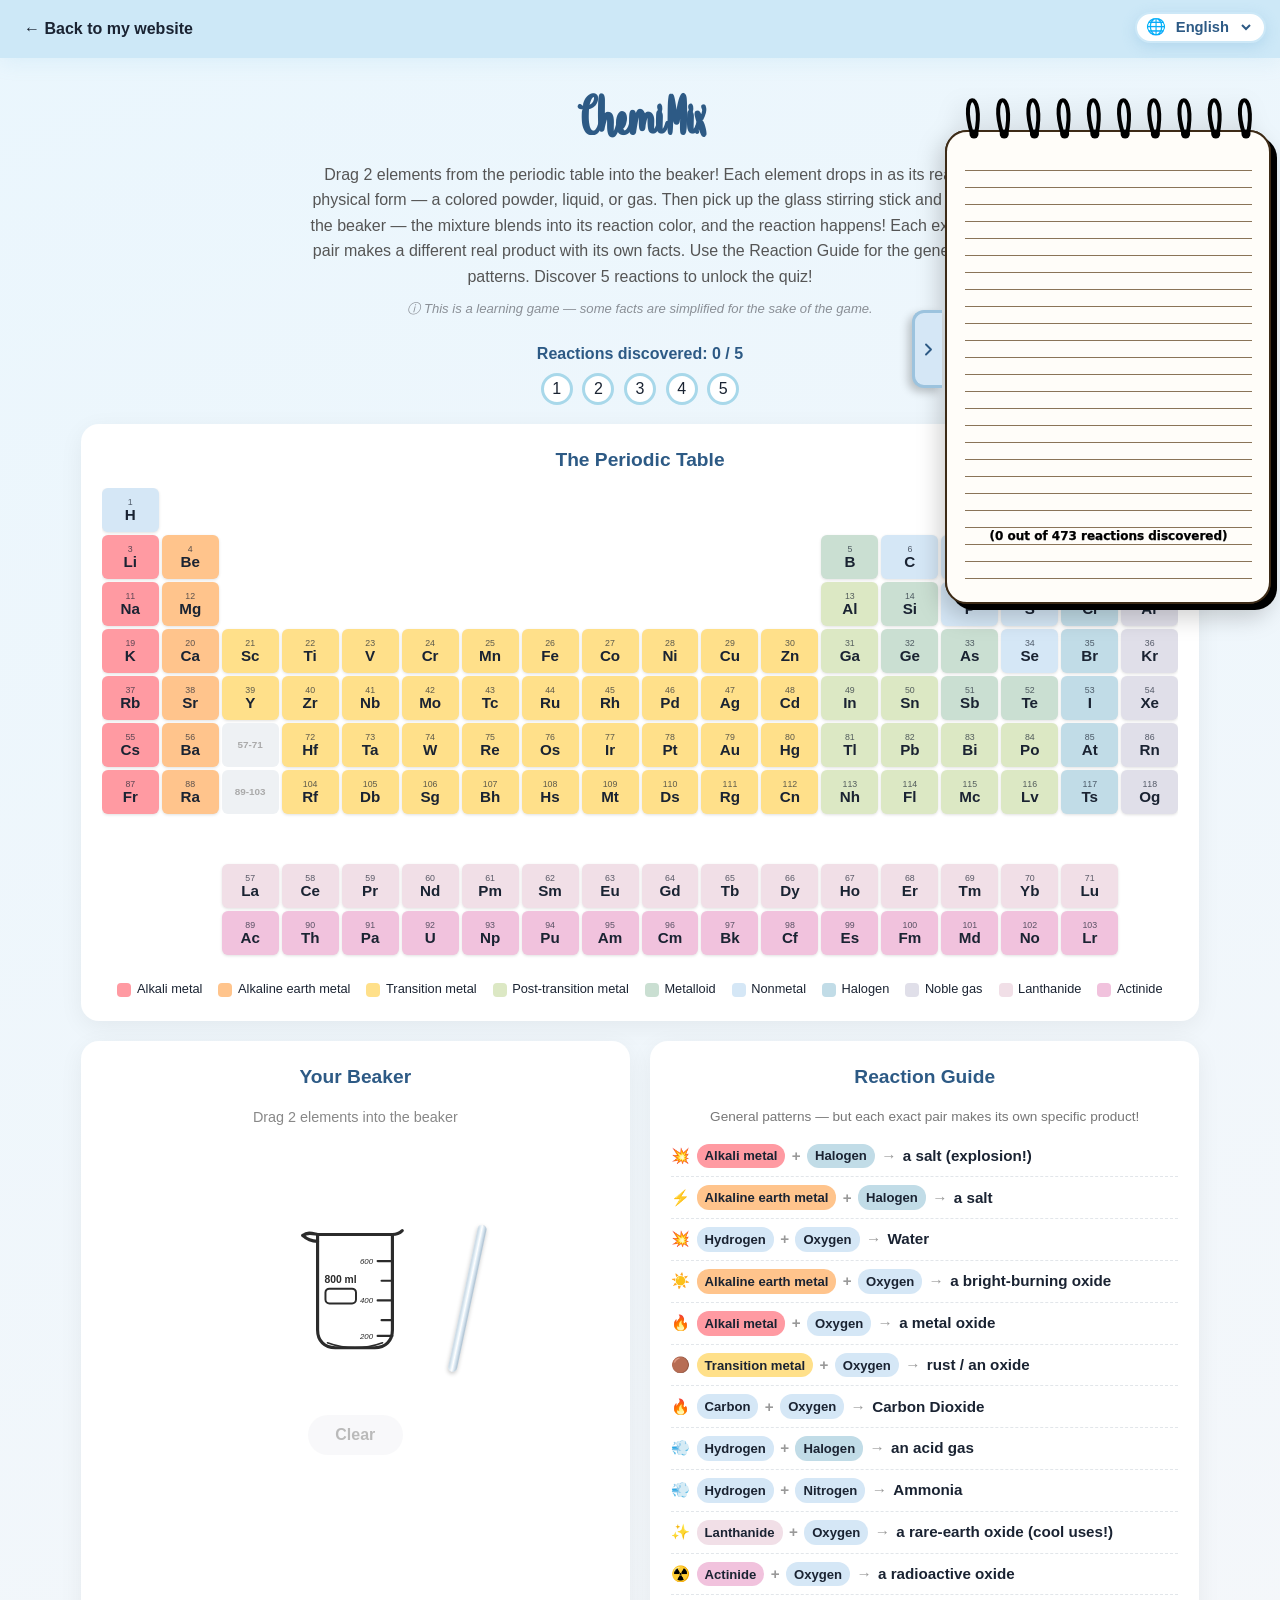
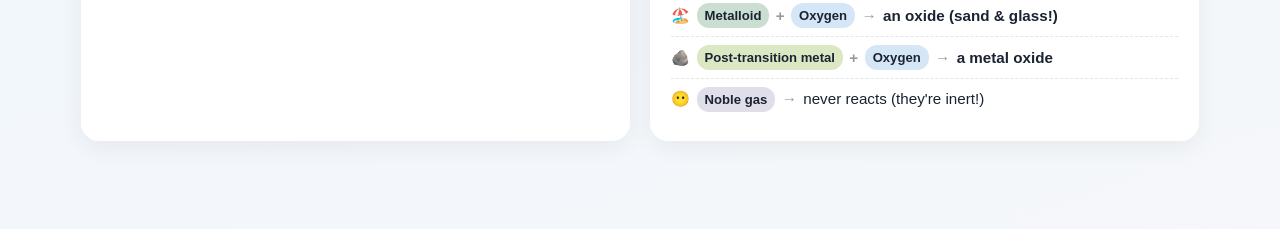
<file: laboratory-mess.html>
<!DOCTYPE html>
<html lang="en">
<head>
    <meta charset="UTF-8">
    <meta name="viewport" content="width=device-width, initial-scale=1.0">
    <!-- The game moved to chemimix.html — forward anyone using the old link. -->
    <meta http-equiv="refresh" content="0; url=chemimix.html">
    <link rel="canonical" href="chemimix.html">
    <title>ChemiMix</title>
    <script>location.replace('chemimix.html');</script>
</head>
<body>
    <p>ChemiMix has a new home. <a href="chemimix.html">Click here to play &rarr;</a></p>
</body>
</html>
</file>
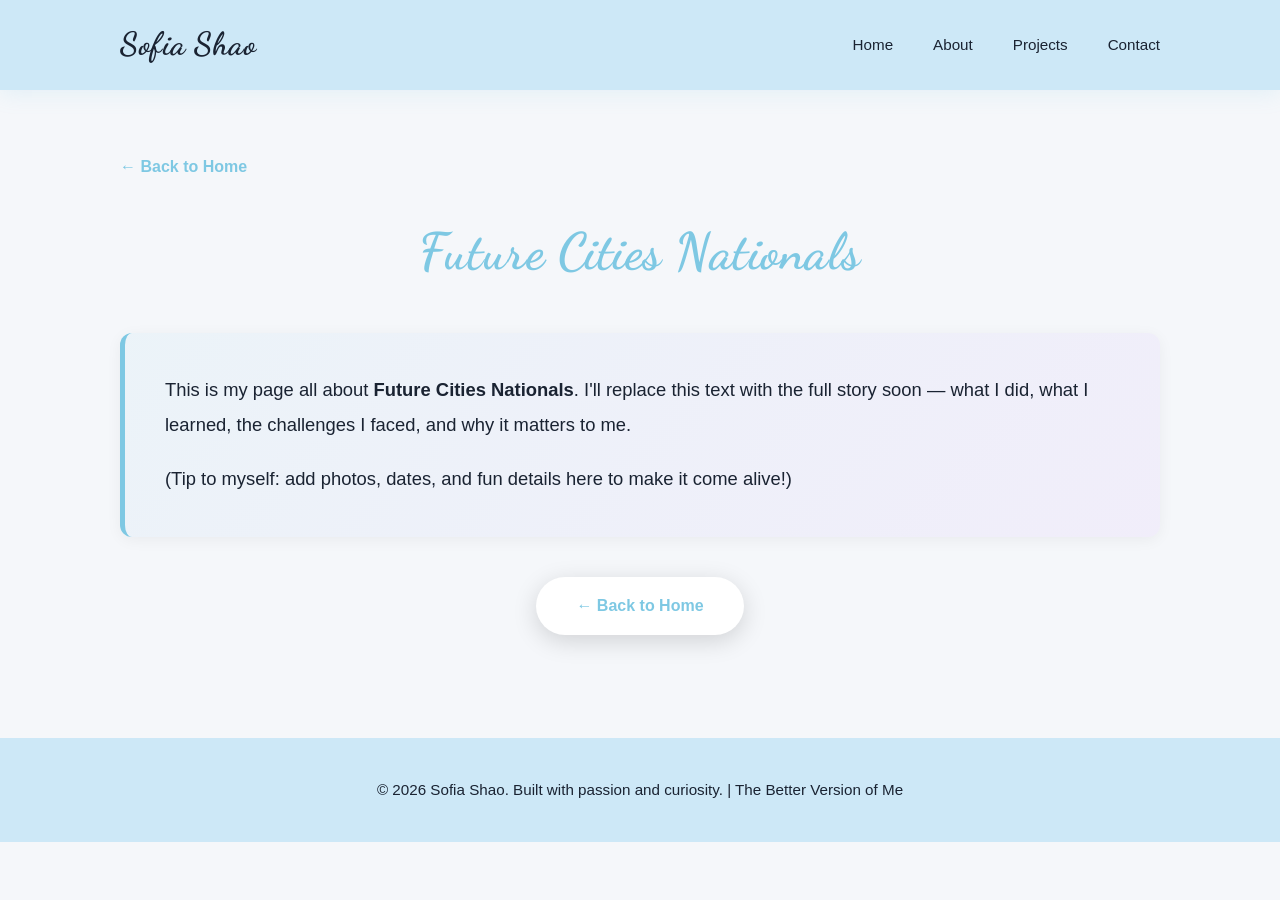
<file: details/future-cities.html>
<!DOCTYPE html>
<html lang="en">
<head>
    <meta charset="UTF-8">
    <meta name="viewport" content="width=device-width, initial-scale=1.0">
    <title>Future Cities Nationals - Sofia Shao</title>
    <!-- Uses the same stylesheet as the homepage (one folder up) -->
    <link rel="stylesheet" href="../style.css">
</head>
<body>
    <!-- NAVIGATION BAR (with a link back to the homepage) -->
    <nav class="navbar">
        <div class="nav-container">
            <div class="logo">Sofia Shao</div>
            <ul class="nav-links">
                <li><a href="../index.html#home">Home</a></li>
                <li><a href="../index.html#about">About</a></li>
                <li><a href="../index.html#projects">Projects</a></li>
                <li><a href="../index.html#contact">Contact</a></li>
            </ul>
        </div>
    </nav>

    <!-- DETAIL PAGE CONTENT -->
    <section class="detail">
        <div class="container">
            <!-- Small back link at the top -->
            <a href="../index.html#about" class="detail-back">&larr; Back to Home</a>

            <!-- Big icon + title for this item -->
            <h1 class="detail-title">Future Cities Nationals</h1>

            <!--
                ==========================================================
                SOFIA: WRITE YOUR STORY HERE!
                Replace the placeholder text below with your own words.
                You can add as many <p>...</p> paragraphs as you like.
                ==========================================================
            -->
            <div class="detail-body">
                <p>This is my page all about <strong>Future Cities Nationals</strong>. I'll replace this text with the full story soon &mdash; what I did, what I learned, the challenges I faced, and why it matters to me.</p>
                <p>(Tip to myself: add photos, dates, and fun details here to make it come alive!)</p>
            </div>

            <!-- Button back to the homepage -->
            <a href="../index.html#about" class="cta-button">&larr; Back to Home</a>
        </div>
    </section>

    <!-- FOOTER -->
    <footer class="footer">
        <div class="container">
            <p>&copy; 2026 Sofia Shao. Built with passion and curiosity. | The Better Version of Me</p>
        </div>
    </footer>

    <script src="../script.js"></script>
</body>
</html>
</file>
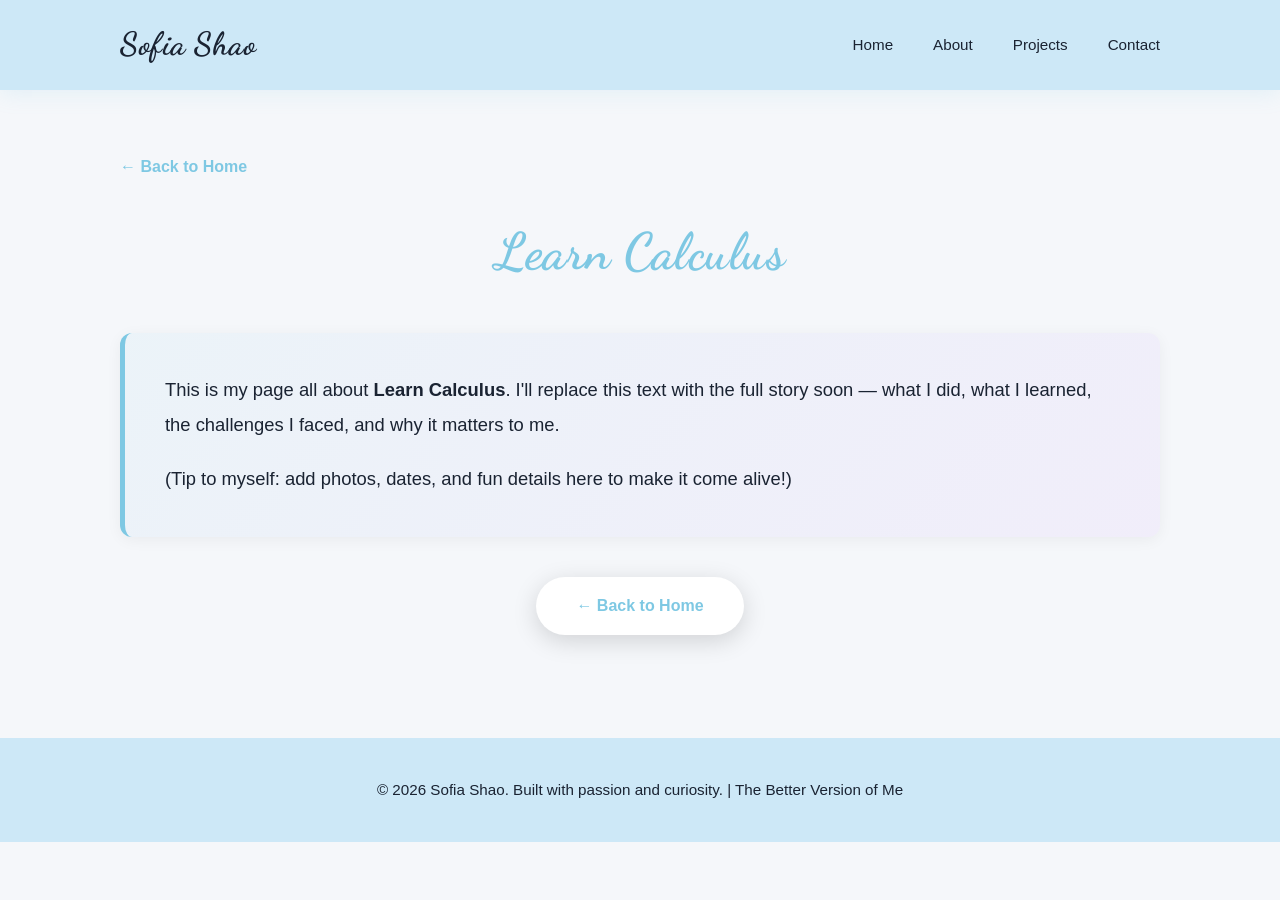
<file: details/goal-calculus.html>
<!DOCTYPE html>
<html lang="en">
<head>
    <meta charset="UTF-8">
    <meta name="viewport" content="width=device-width, initial-scale=1.0">
    <title>Learn Calculus - Sofia Shao</title>
    <!-- Uses the same stylesheet as the homepage (one folder up) -->
    <link rel="stylesheet" href="../style.css">
</head>
<body>
    <!-- NAVIGATION BAR (with a link back to the homepage) -->
    <nav class="navbar">
        <div class="nav-container">
            <div class="logo">Sofia Shao</div>
            <ul class="nav-links">
                <li><a href="../index.html#home">Home</a></li>
                <li><a href="../index.html#about">About</a></li>
                <li><a href="../index.html#projects">Projects</a></li>
                <li><a href="../index.html#contact">Contact</a></li>
            </ul>
        </div>
    </nav>

    <!-- DETAIL PAGE CONTENT -->
    <section class="detail">
        <div class="container">
            <!-- Small back link at the top -->
            <a href="../index.html#about" class="detail-back">&larr; Back to Home</a>

            <!-- Big icon + title for this item -->
            <h1 class="detail-title">Learn Calculus</h1>

            <!--
                ==========================================================
                SOFIA: WRITE YOUR STORY HERE!
                Replace the placeholder text below with your own words.
                You can add as many <p>...</p> paragraphs as you like.
                ==========================================================
            -->
            <div class="detail-body">
                <p>This is my page all about <strong>Learn Calculus</strong>. I'll replace this text with the full story soon &mdash; what I did, what I learned, the challenges I faced, and why it matters to me.</p>
                <p>(Tip to myself: add photos, dates, and fun details here to make it come alive!)</p>
            </div>

            <!-- Button back to the homepage -->
            <a href="../index.html#about" class="cta-button">&larr; Back to Home</a>
        </div>
    </section>

    <!-- FOOTER -->
    <footer class="footer">
        <div class="container">
            <p>&copy; 2026 Sofia Shao. Built with passion and curiosity. | The Better Version of Me</p>
        </div>
    </footer>

    <script src="../script.js"></script>
</body>
</html>
</file>
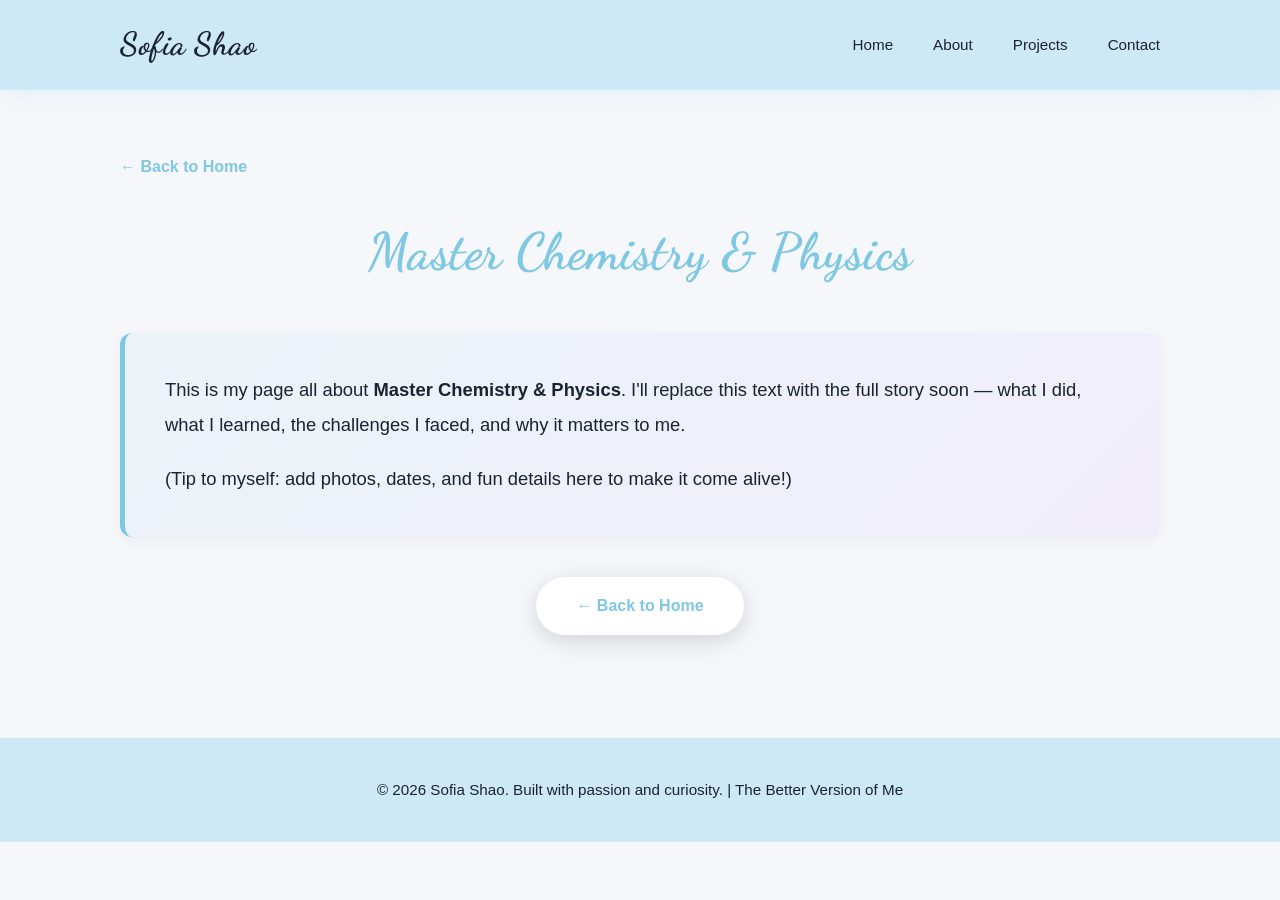
<file: details/goal-chemistry-physics.html>
<!DOCTYPE html>
<html lang="en">
<head>
    <meta charset="UTF-8">
    <meta name="viewport" content="width=device-width, initial-scale=1.0">
    <title>Master Chemistry & Physics - Sofia Shao</title>
    <!-- Uses the same stylesheet as the homepage (one folder up) -->
    <link rel="stylesheet" href="../style.css">
</head>
<body>
    <!-- NAVIGATION BAR (with a link back to the homepage) -->
    <nav class="navbar">
        <div class="nav-container">
            <div class="logo">Sofia Shao</div>
            <ul class="nav-links">
                <li><a href="../index.html#home">Home</a></li>
                <li><a href="../index.html#about">About</a></li>
                <li><a href="../index.html#projects">Projects</a></li>
                <li><a href="../index.html#contact">Contact</a></li>
            </ul>
        </div>
    </nav>

    <!-- DETAIL PAGE CONTENT -->
    <section class="detail">
        <div class="container">
            <!-- Small back link at the top -->
            <a href="../index.html#about" class="detail-back">&larr; Back to Home</a>

            <!-- Big icon + title for this item -->
            <h1 class="detail-title">Master Chemistry & Physics</h1>

            <!--
                ==========================================================
                SOFIA: WRITE YOUR STORY HERE!
                Replace the placeholder text below with your own words.
                You can add as many <p>...</p> paragraphs as you like.
                ==========================================================
            -->
            <div class="detail-body">
                <p>This is my page all about <strong>Master Chemistry & Physics</strong>. I'll replace this text with the full story soon &mdash; what I did, what I learned, the challenges I faced, and why it matters to me.</p>
                <p>(Tip to myself: add photos, dates, and fun details here to make it come alive!)</p>
            </div>

            <!-- Button back to the homepage -->
            <a href="../index.html#about" class="cta-button">&larr; Back to Home</a>
        </div>
    </section>

    <!-- FOOTER -->
    <footer class="footer">
        <div class="container">
            <p>&copy; 2026 Sofia Shao. Built with passion and curiosity. | The Better Version of Me</p>
        </div>
    </footer>

    <script src="../script.js"></script>
</body>
</html>
</file>
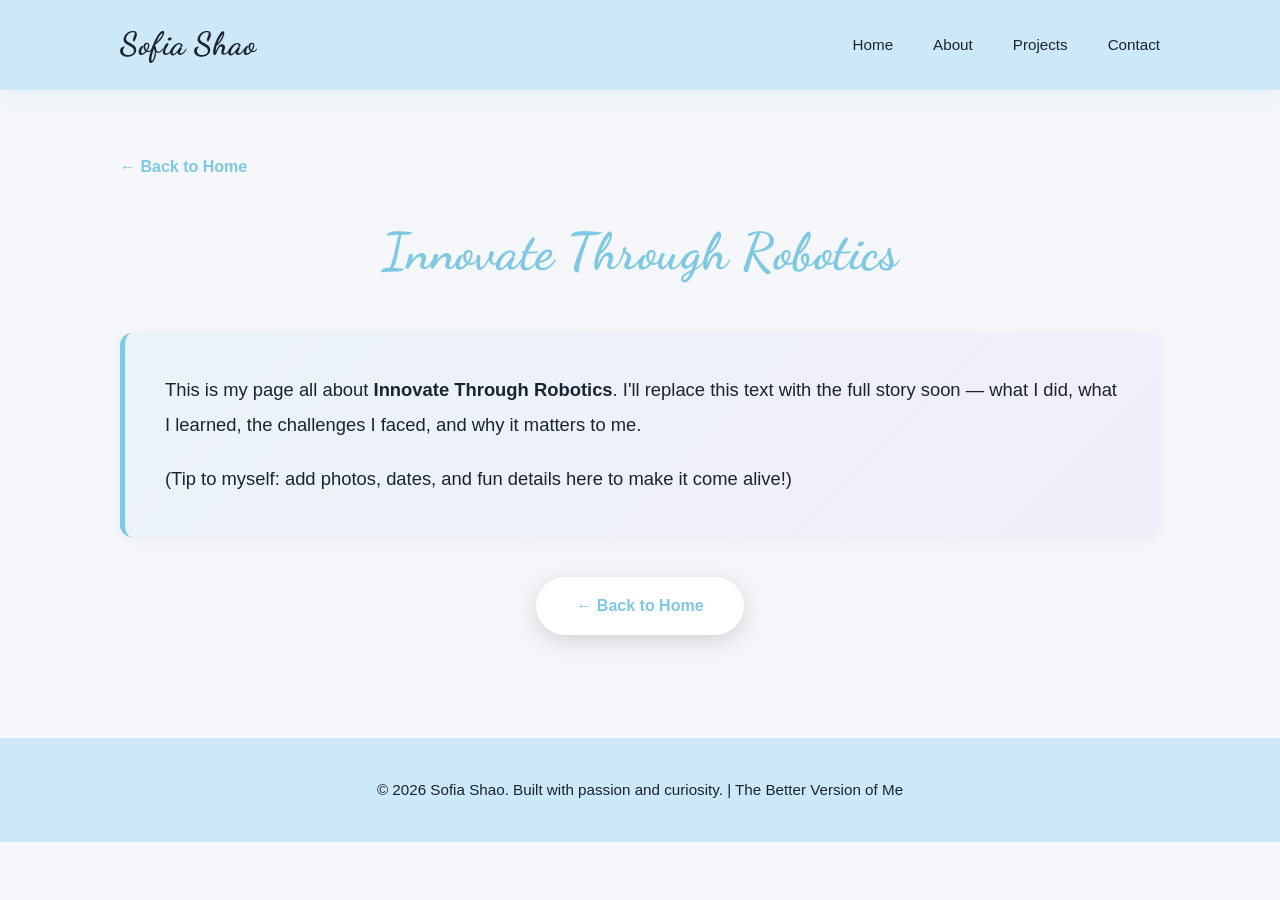
<file: details/goal-robotics.html>
<!DOCTYPE html>
<html lang="en">
<head>
    <meta charset="UTF-8">
    <meta name="viewport" content="width=device-width, initial-scale=1.0">
    <title>Innovate Through Robotics - Sofia Shao</title>
    <!-- Uses the same stylesheet as the homepage (one folder up) -->
    <link rel="stylesheet" href="../style.css">
</head>
<body>
    <!-- NAVIGATION BAR (with a link back to the homepage) -->
    <nav class="navbar">
        <div class="nav-container">
            <div class="logo">Sofia Shao</div>
            <ul class="nav-links">
                <li><a href="../index.html#home">Home</a></li>
                <li><a href="../index.html#about">About</a></li>
                <li><a href="../index.html#projects">Projects</a></li>
                <li><a href="../index.html#contact">Contact</a></li>
            </ul>
        </div>
    </nav>

    <!-- DETAIL PAGE CONTENT -->
    <section class="detail">
        <div class="container">
            <!-- Small back link at the top -->
            <a href="../index.html#about" class="detail-back">&larr; Back to Home</a>

            <!-- Big icon + title for this item -->
            <h1 class="detail-title">Innovate Through Robotics</h1>

            <!--
                ==========================================================
                SOFIA: WRITE YOUR STORY HERE!
                Replace the placeholder text below with your own words.
                You can add as many <p>...</p> paragraphs as you like.
                ==========================================================
            -->
            <div class="detail-body">
                <p>This is my page all about <strong>Innovate Through Robotics</strong>. I'll replace this text with the full story soon &mdash; what I did, what I learned, the challenges I faced, and why it matters to me.</p>
                <p>(Tip to myself: add photos, dates, and fun details here to make it come alive!)</p>
            </div>

            <!-- Button back to the homepage -->
            <a href="../index.html#about" class="cta-button">&larr; Back to Home</a>
        </div>
    </section>

    <!-- FOOTER -->
    <footer class="footer">
        <div class="container">
            <p>&copy; 2026 Sofia Shao. Built with passion and curiosity. | The Better Version of Me</p>
        </div>
    </footer>

    <script src="../script.js"></script>
</body>
</html>
</file>
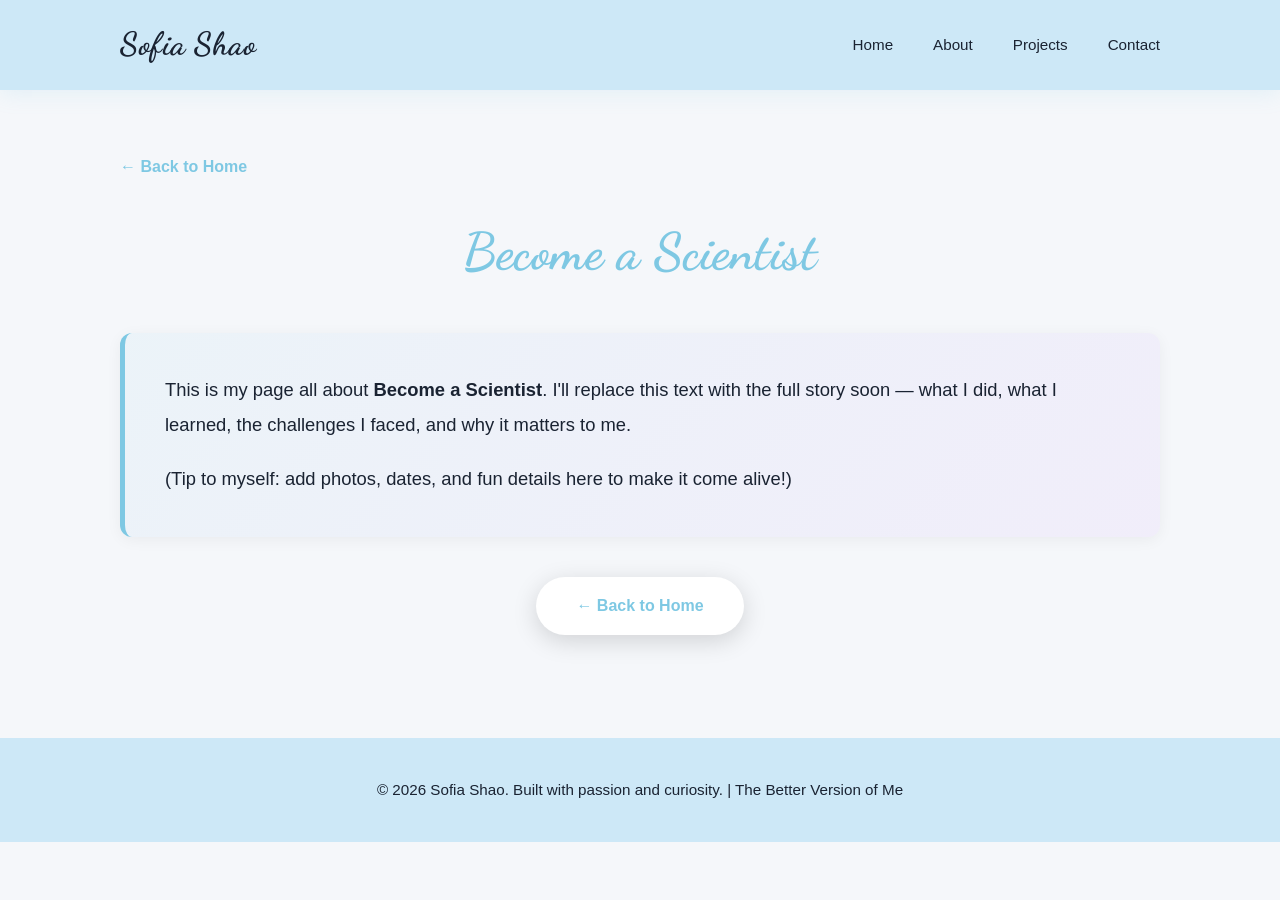
<file: details/goal-scientist.html>
<!DOCTYPE html>
<html lang="en">
<head>
    <meta charset="UTF-8">
    <meta name="viewport" content="width=device-width, initial-scale=1.0">
    <title>Become a Scientist - Sofia Shao</title>
    <!-- Uses the same stylesheet as the homepage (one folder up) -->
    <link rel="stylesheet" href="../style.css">
</head>
<body>
    <!-- NAVIGATION BAR (with a link back to the homepage) -->
    <nav class="navbar">
        <div class="nav-container">
            <div class="logo">Sofia Shao</div>
            <ul class="nav-links">
                <li><a href="../index.html#home">Home</a></li>
                <li><a href="../index.html#about">About</a></li>
                <li><a href="../index.html#projects">Projects</a></li>
                <li><a href="../index.html#contact">Contact</a></li>
            </ul>
        </div>
    </nav>

    <!-- DETAIL PAGE CONTENT -->
    <section class="detail">
        <div class="container">
            <!-- Small back link at the top -->
            <a href="../index.html#about" class="detail-back">&larr; Back to Home</a>

            <!-- Big icon + title for this item -->
            <h1 class="detail-title">Become a Scientist</h1>

            <!--
                ==========================================================
                SOFIA: WRITE YOUR STORY HERE!
                Replace the placeholder text below with your own words.
                You can add as many <p>...</p> paragraphs as you like.
                ==========================================================
            -->
            <div class="detail-body">
                <p>This is my page all about <strong>Become a Scientist</strong>. I'll replace this text with the full story soon &mdash; what I did, what I learned, the challenges I faced, and why it matters to me.</p>
                <p>(Tip to myself: add photos, dates, and fun details here to make it come alive!)</p>
            </div>

            <!-- Button back to the homepage -->
            <a href="../index.html#about" class="cta-button">&larr; Back to Home</a>
        </div>
    </section>

    <!-- FOOTER -->
    <footer class="footer">
        <div class="container">
            <p>&copy; 2026 Sofia Shao. Built with passion and curiosity. | The Better Version of Me</p>
        </div>
    </footer>

    <script src="../script.js"></script>
</body>
</html>
</file>
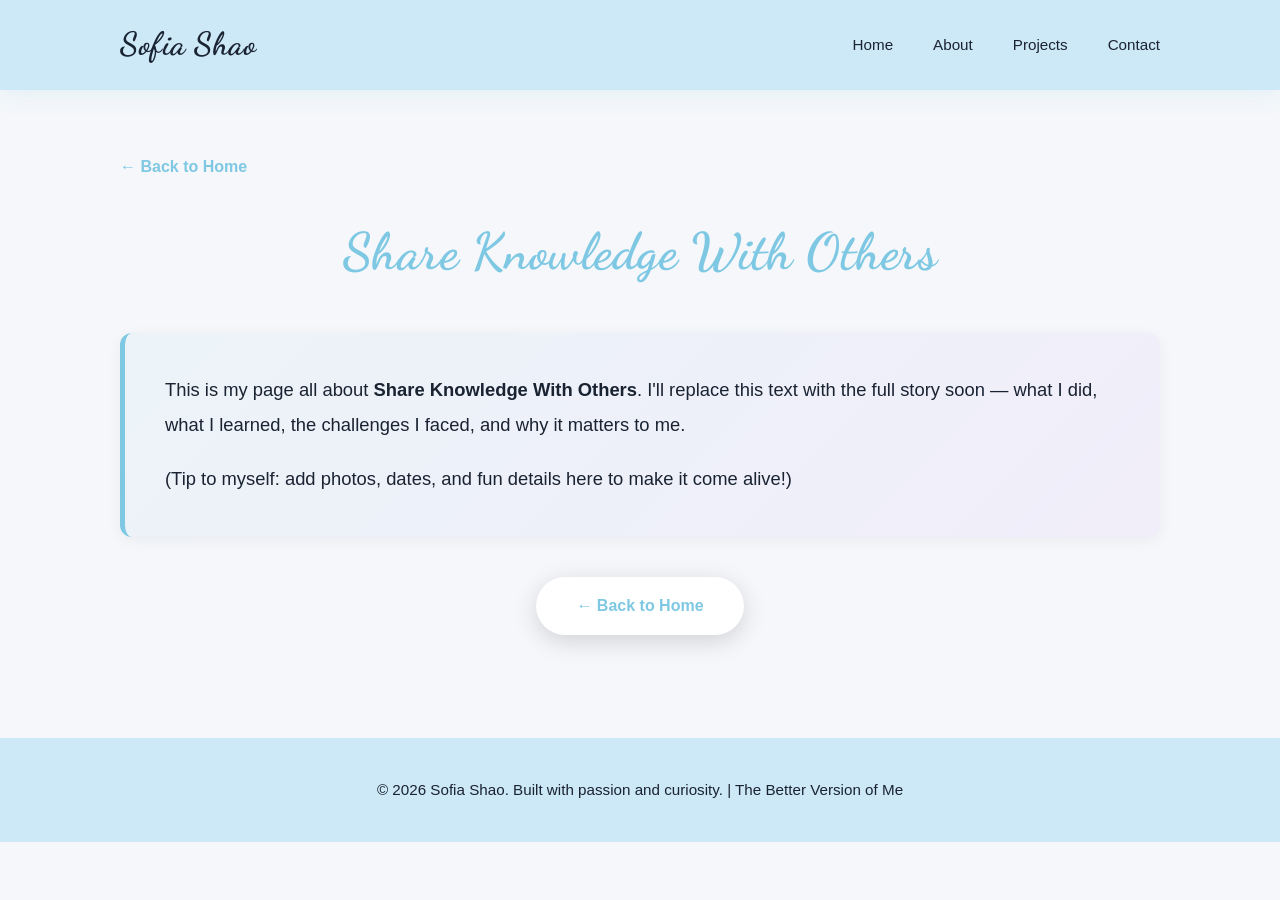
<file: details/goal-share-knowledge.html>
<!DOCTYPE html>
<html lang="en">
<head>
    <meta charset="UTF-8">
    <meta name="viewport" content="width=device-width, initial-scale=1.0">
    <title>Share Knowledge With Others - Sofia Shao</title>
    <!-- Uses the same stylesheet as the homepage (one folder up) -->
    <link rel="stylesheet" href="../style.css">
</head>
<body>
    <!-- NAVIGATION BAR (with a link back to the homepage) -->
    <nav class="navbar">
        <div class="nav-container">
            <div class="logo">Sofia Shao</div>
            <ul class="nav-links">
                <li><a href="../index.html#home">Home</a></li>
                <li><a href="../index.html#about">About</a></li>
                <li><a href="../index.html#projects">Projects</a></li>
                <li><a href="../index.html#contact">Contact</a></li>
            </ul>
        </div>
    </nav>

    <!-- DETAIL PAGE CONTENT -->
    <section class="detail">
        <div class="container">
            <!-- Small back link at the top -->
            <a href="../index.html#about" class="detail-back">&larr; Back to Home</a>

            <!-- Big icon + title for this item -->
            <h1 class="detail-title">Share Knowledge With Others</h1>

            <!--
                ==========================================================
                SOFIA: WRITE YOUR STORY HERE!
                Replace the placeholder text below with your own words.
                You can add as many <p>...</p> paragraphs as you like.
                ==========================================================
            -->
            <div class="detail-body">
                <p>This is my page all about <strong>Share Knowledge With Others</strong>. I'll replace this text with the full story soon &mdash; what I did, what I learned, the challenges I faced, and why it matters to me.</p>
                <p>(Tip to myself: add photos, dates, and fun details here to make it come alive!)</p>
            </div>

            <!-- Button back to the homepage -->
            <a href="../index.html#about" class="cta-button">&larr; Back to Home</a>
        </div>
    </section>

    <!-- FOOTER -->
    <footer class="footer">
        <div class="container">
            <p>&copy; 2026 Sofia Shao. Built with passion and curiosity. | The Better Version of Me</p>
        </div>
    </footer>

    <script src="../script.js"></script>
</body>
</html>
</file>
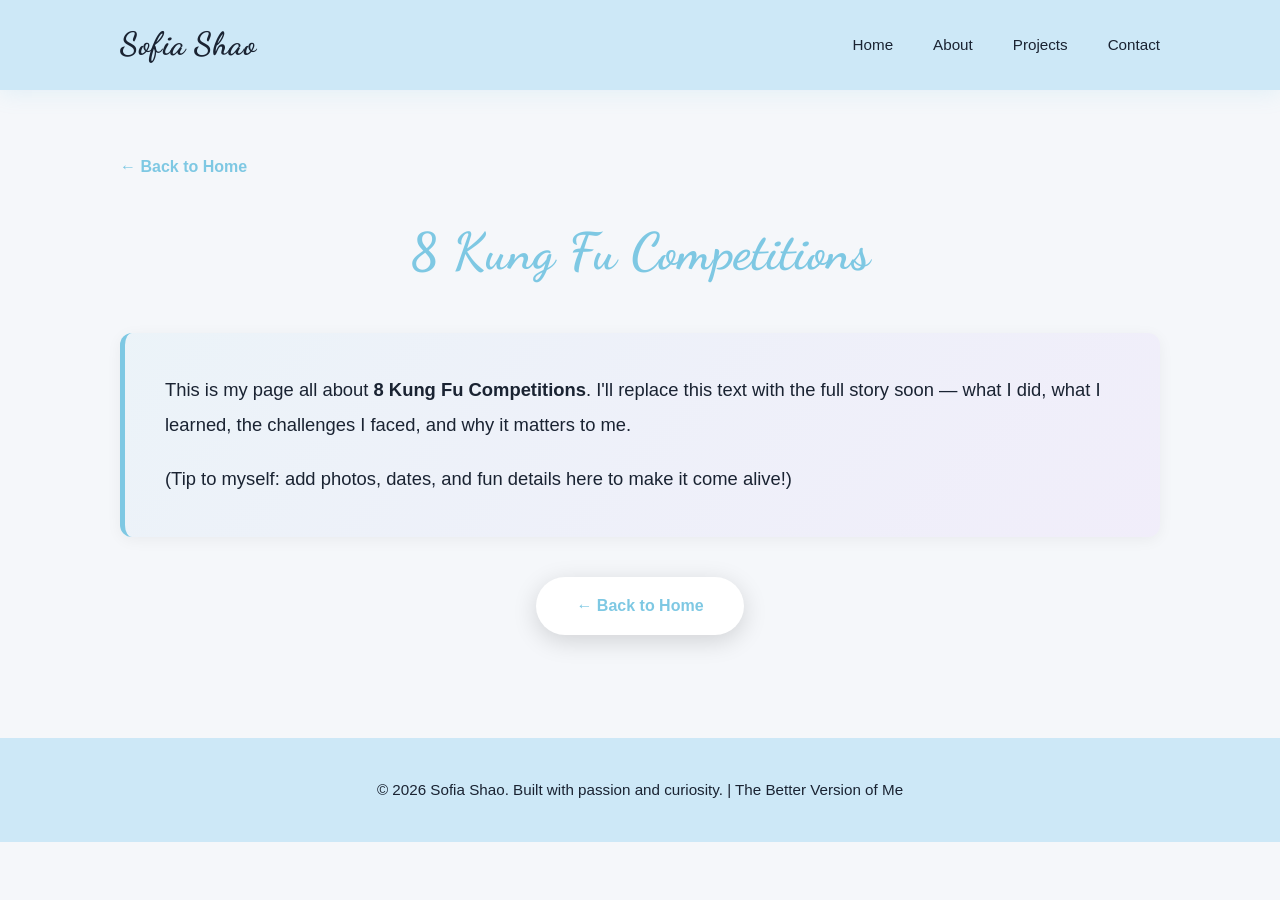
<file: details/kung-fu-competitions.html>
<!DOCTYPE html>
<html lang="en">
<head>
    <meta charset="UTF-8">
    <meta name="viewport" content="width=device-width, initial-scale=1.0">
    <title>8 Kung Fu Competitions - Sofia Shao</title>
    <!-- Uses the same stylesheet as the homepage (one folder up) -->
    <link rel="stylesheet" href="../style.css">
</head>
<body>
    <!-- NAVIGATION BAR (with a link back to the homepage) -->
    <nav class="navbar">
        <div class="nav-container">
            <div class="logo">Sofia Shao</div>
            <ul class="nav-links">
                <li><a href="../index.html#home">Home</a></li>
                <li><a href="../index.html#about">About</a></li>
                <li><a href="../index.html#projects">Projects</a></li>
                <li><a href="../index.html#contact">Contact</a></li>
            </ul>
        </div>
    </nav>

    <!-- DETAIL PAGE CONTENT -->
    <section class="detail">
        <div class="container">
            <!-- Small back link at the top -->
            <a href="../index.html#about" class="detail-back">&larr; Back to Home</a>

            <!-- Big icon + title for this item -->
            <h1 class="detail-title">8 Kung Fu Competitions</h1>

            <!--
                ==========================================================
                SOFIA: WRITE YOUR STORY HERE!
                Replace the placeholder text below with your own words.
                You can add as many <p>...</p> paragraphs as you like.
                ==========================================================
            -->
            <div class="detail-body">
                <p>This is my page all about <strong>8 Kung Fu Competitions</strong>. I'll replace this text with the full story soon &mdash; what I did, what I learned, the challenges I faced, and why it matters to me.</p>
                <p>(Tip to myself: add photos, dates, and fun details here to make it come alive!)</p>
            </div>

            <!-- Button back to the homepage -->
            <a href="../index.html#about" class="cta-button">&larr; Back to Home</a>
        </div>
    </section>

    <!-- FOOTER -->
    <footer class="footer">
        <div class="container">
            <p>&copy; 2026 Sofia Shao. Built with passion and curiosity. | The Better Version of Me</p>
        </div>
    </footer>

    <script src="../script.js"></script>
</body>
</html>
</file>
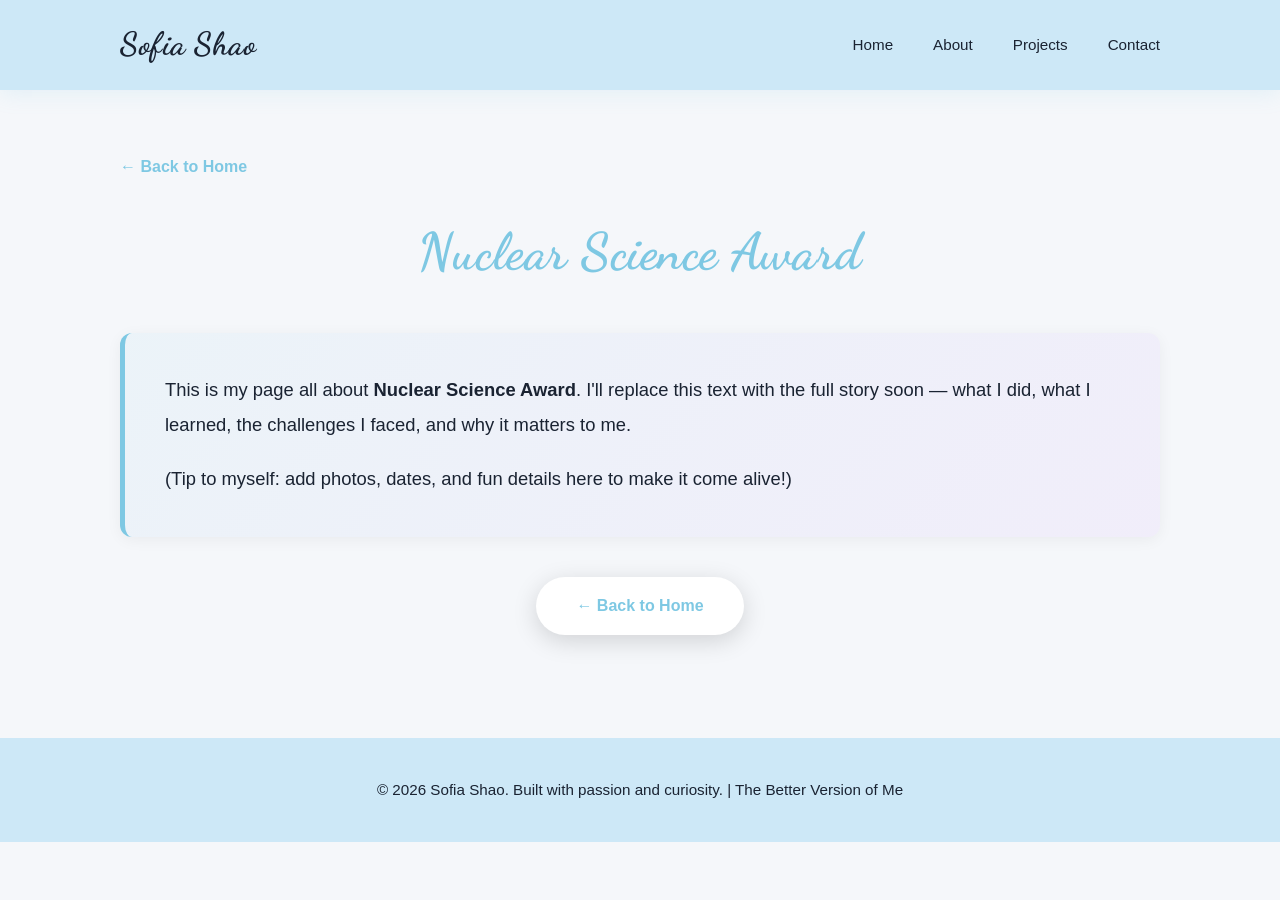
<file: details/nuclear-science-award.html>
<!DOCTYPE html>
<html lang="en">
<head>
    <meta charset="UTF-8">
    <meta name="viewport" content="width=device-width, initial-scale=1.0">
    <title>Nuclear Science Award - Sofia Shao</title>
    <!-- Uses the same stylesheet as the homepage (one folder up) -->
    <link rel="stylesheet" href="../style.css">
</head>
<body>
    <!-- NAVIGATION BAR (with a link back to the homepage) -->
    <nav class="navbar">
        <div class="nav-container">
            <div class="logo">Sofia Shao</div>
            <ul class="nav-links">
                <li><a href="../index.html#home">Home</a></li>
                <li><a href="../index.html#about">About</a></li>
                <li><a href="../index.html#projects">Projects</a></li>
                <li><a href="../index.html#contact">Contact</a></li>
            </ul>
        </div>
    </nav>

    <!-- DETAIL PAGE CONTENT -->
    <section class="detail">
        <div class="container">
            <!-- Small back link at the top -->
            <a href="../index.html#about" class="detail-back">&larr; Back to Home</a>

            <!-- Big icon + title for this item -->
            <h1 class="detail-title">Nuclear Science Award</h1>

            <!--
                ==========================================================
                SOFIA: WRITE YOUR STORY HERE!
                Replace the placeholder text below with your own words.
                You can add as many <p>...</p> paragraphs as you like.
                ==========================================================
            -->
            <div class="detail-body">
                <p>This is my page all about <strong>Nuclear Science Award</strong>. I'll replace this text with the full story soon &mdash; what I did, what I learned, the challenges I faced, and why it matters to me.</p>
                <p>(Tip to myself: add photos, dates, and fun details here to make it come alive!)</p>
            </div>

            <!-- Button back to the homepage -->
            <a href="../index.html#about" class="cta-button">&larr; Back to Home</a>
        </div>
    </section>

    <!-- FOOTER -->
    <footer class="footer">
        <div class="container">
            <p>&copy; 2026 Sofia Shao. Built with passion and curiosity. | The Better Version of Me</p>
        </div>
    </footer>

    <script src="../script.js"></script>
</body>
</html>
</file>
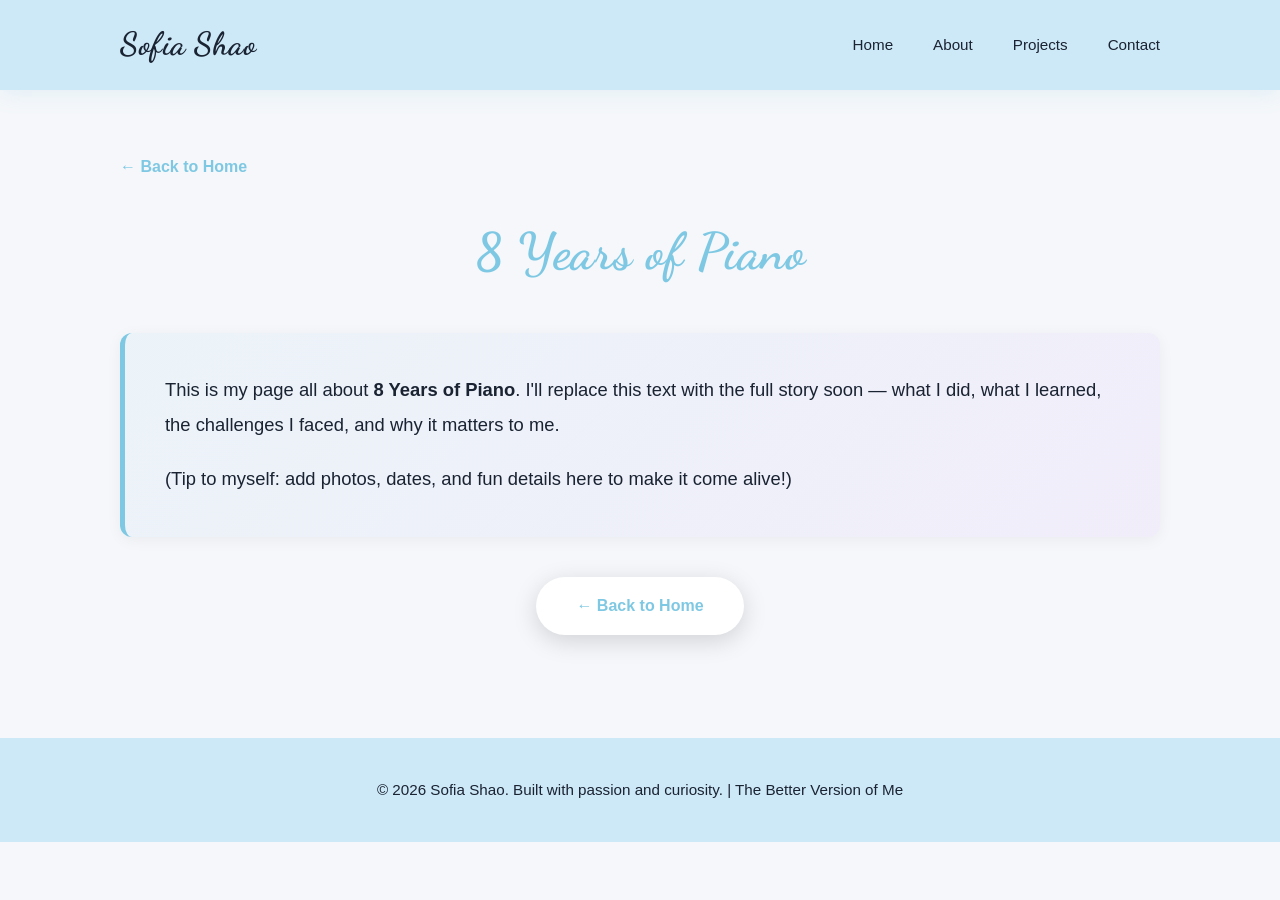
<file: details/piano.html>
<!DOCTYPE html>
<html lang="en">
<head>
    <meta charset="UTF-8">
    <meta name="viewport" content="width=device-width, initial-scale=1.0">
    <title>8 Years of Piano - Sofia Shao</title>
    <!-- Uses the same stylesheet as the homepage (one folder up) -->
    <link rel="stylesheet" href="../style.css">
</head>
<body>
    <!-- NAVIGATION BAR (with a link back to the homepage) -->
    <nav class="navbar">
        <div class="nav-container">
            <div class="logo">Sofia Shao</div>
            <ul class="nav-links">
                <li><a href="../index.html#home">Home</a></li>
                <li><a href="../index.html#about">About</a></li>
                <li><a href="../index.html#projects">Projects</a></li>
                <li><a href="../index.html#contact">Contact</a></li>
            </ul>
        </div>
    </nav>

    <!-- DETAIL PAGE CONTENT -->
    <section class="detail">
        <div class="container">
            <!-- Small back link at the top -->
            <a href="../index.html#about" class="detail-back">&larr; Back to Home</a>

            <!-- Big icon + title for this item -->
            <h1 class="detail-title">8 Years of Piano</h1>

            <!--
                ==========================================================
                SOFIA: WRITE YOUR STORY HERE!
                Replace the placeholder text below with your own words.
                You can add as many <p>...</p> paragraphs as you like.
                ==========================================================
            -->
            <div class="detail-body">
                <p>This is my page all about <strong>8 Years of Piano</strong>. I'll replace this text with the full story soon &mdash; what I did, what I learned, the challenges I faced, and why it matters to me.</p>
                <p>(Tip to myself: add photos, dates, and fun details here to make it come alive!)</p>
            </div>

            <!-- Button back to the homepage -->
            <a href="../index.html#about" class="cta-button">&larr; Back to Home</a>
        </div>
    </section>

    <!-- FOOTER -->
    <footer class="footer">
        <div class="container">
            <p>&copy; 2026 Sofia Shao. Built with passion and curiosity. | The Better Version of Me</p>
        </div>
    </footer>

    <script src="../script.js"></script>
</body>
</html>
</file>
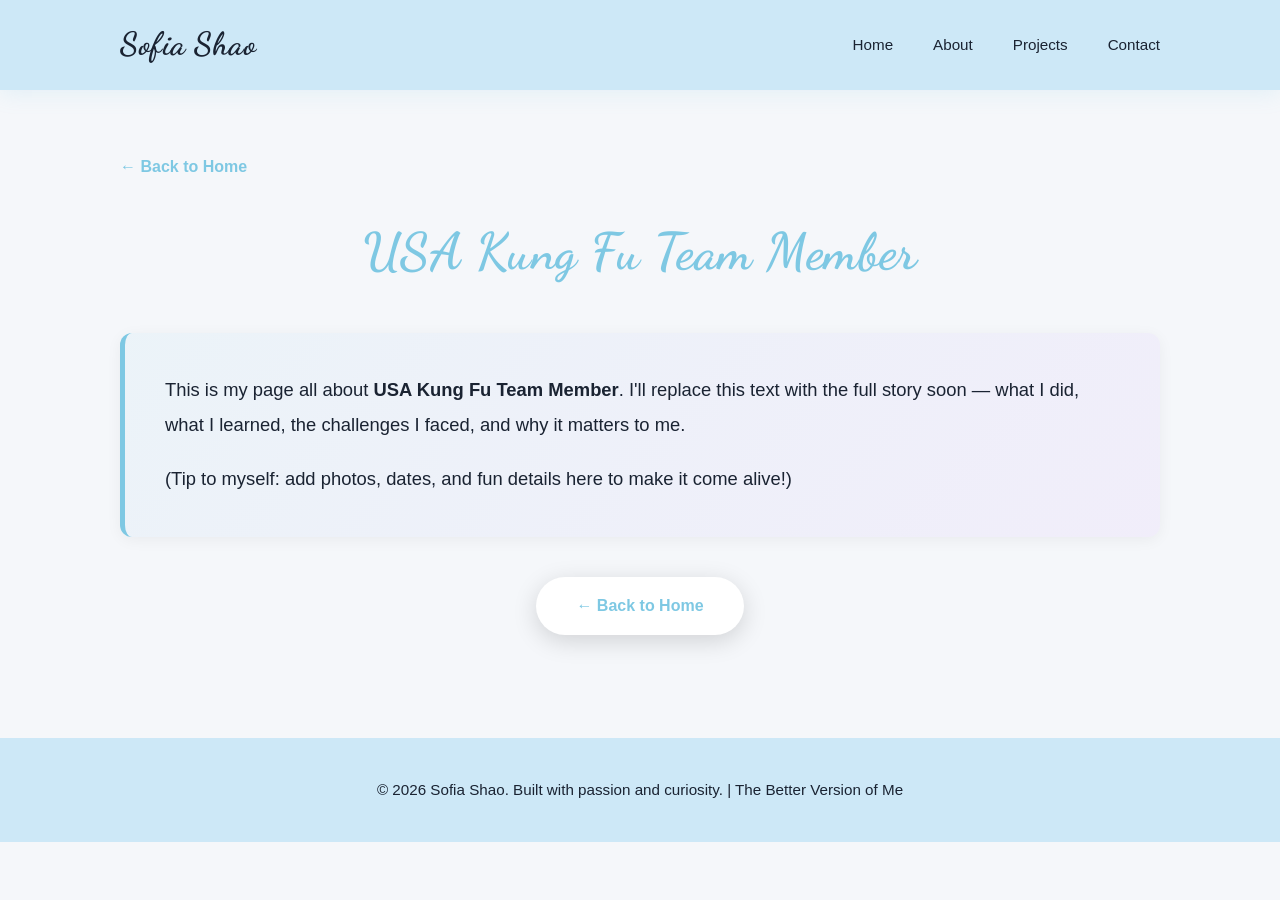
<file: details/usa-kung-fu-team.html>
<!DOCTYPE html>
<html lang="en">
<head>
    <meta charset="UTF-8">
    <meta name="viewport" content="width=device-width, initial-scale=1.0">
    <title>USA Kung Fu Team Member - Sofia Shao</title>
    <!-- Uses the same stylesheet as the homepage (one folder up) -->
    <link rel="stylesheet" href="../style.css">
</head>
<body>
    <!-- NAVIGATION BAR (with a link back to the homepage) -->
    <nav class="navbar">
        <div class="nav-container">
            <div class="logo">Sofia Shao</div>
            <ul class="nav-links">
                <li><a href="../index.html#home">Home</a></li>
                <li><a href="../index.html#about">About</a></li>
                <li><a href="../index.html#projects">Projects</a></li>
                <li><a href="../index.html#contact">Contact</a></li>
            </ul>
        </div>
    </nav>

    <!-- DETAIL PAGE CONTENT -->
    <section class="detail">
        <div class="container">
            <!-- Small back link at the top -->
            <a href="../index.html#about" class="detail-back">&larr; Back to Home</a>

            <!-- Big icon + title for this item -->
            <h1 class="detail-title">USA Kung Fu Team Member</h1>

            <!--
                ==========================================================
                SOFIA: WRITE YOUR STORY HERE!
                Replace the placeholder text below with your own words.
                You can add as many <p>...</p> paragraphs as you like.
                ==========================================================
            -->
            <div class="detail-body">
                <p>This is my page all about <strong>USA Kung Fu Team Member</strong>. I'll replace this text with the full story soon &mdash; what I did, what I learned, the challenges I faced, and why it matters to me.</p>
                <p>(Tip to myself: add photos, dates, and fun details here to make it come alive!)</p>
            </div>

            <!-- Button back to the homepage -->
            <a href="../index.html#about" class="cta-button">&larr; Back to Home</a>
        </div>
    </section>

    <!-- FOOTER -->
    <footer class="footer">
        <div class="container">
            <p>&copy; 2026 Sofia Shao. Built with passion and curiosity. | The Better Version of Me</p>
        </div>
    </footer>

    <script src="../script.js"></script>
</body>
</html>
</file>
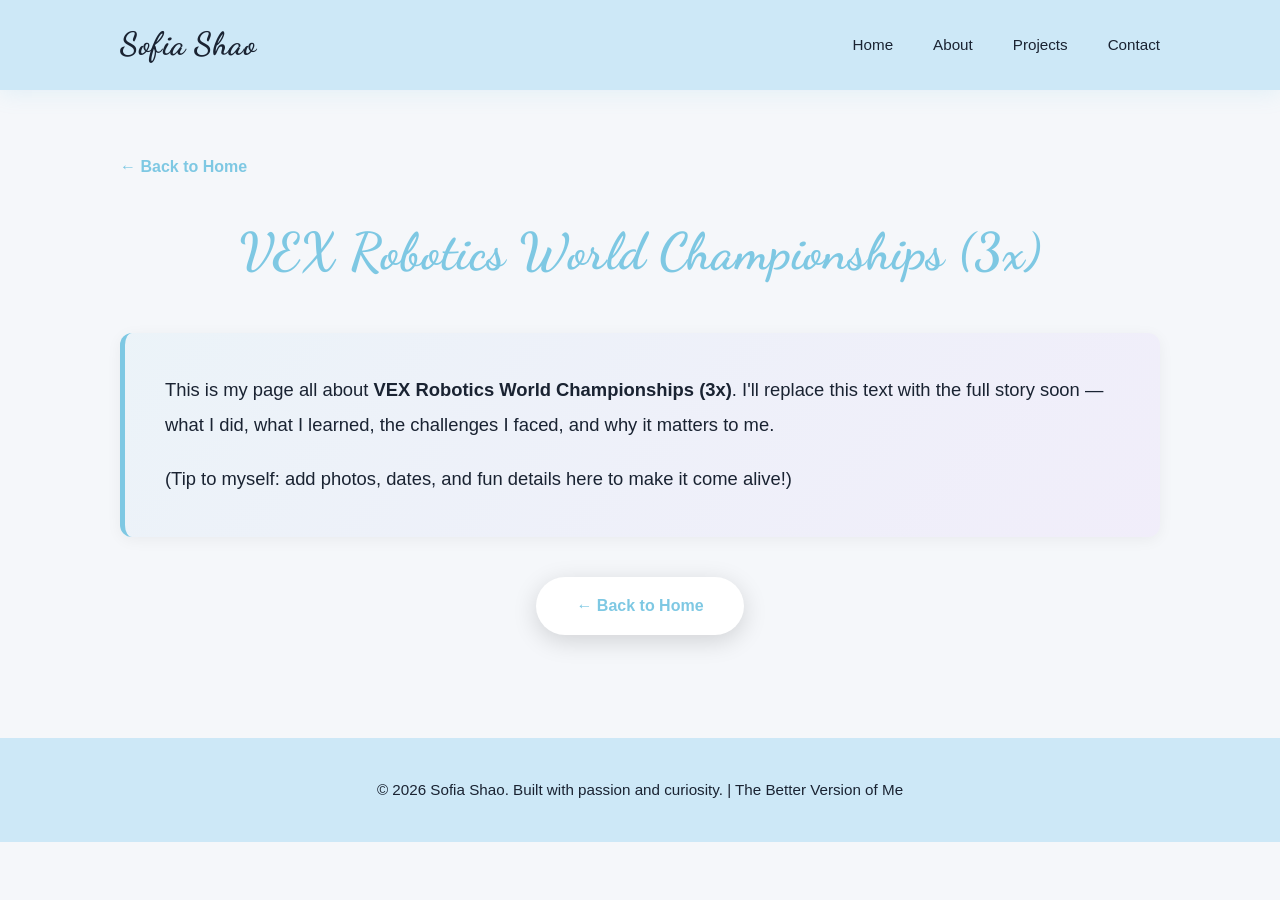
<file: details/vex-robotics.html>
<!DOCTYPE html>
<html lang="en">
<head>
    <meta charset="UTF-8">
    <meta name="viewport" content="width=device-width, initial-scale=1.0">
    <title>VEX Robotics World Championships (3x) - Sofia Shao</title>
    <!-- Uses the same stylesheet as the homepage (one folder up) -->
    <link rel="stylesheet" href="../style.css">
</head>
<body>
    <!-- NAVIGATION BAR (with a link back to the homepage) -->
    <nav class="navbar">
        <div class="nav-container">
            <div class="logo">Sofia Shao</div>
            <ul class="nav-links">
                <li><a href="../index.html#home">Home</a></li>
                <li><a href="../index.html#about">About</a></li>
                <li><a href="../index.html#projects">Projects</a></li>
                <li><a href="../index.html#contact">Contact</a></li>
            </ul>
        </div>
    </nav>

    <!-- DETAIL PAGE CONTENT -->
    <section class="detail">
        <div class="container">
            <!-- Small back link at the top -->
            <a href="../index.html#about" class="detail-back">&larr; Back to Home</a>

            <!-- Big icon + title for this item -->
            <h1 class="detail-title">VEX Robotics World Championships (3x)</h1>

            <!--
                ==========================================================
                SOFIA: WRITE YOUR STORY HERE!
                Replace the placeholder text below with your own words.
                You can add as many <p>...</p> paragraphs as you like.
                ==========================================================
            -->
            <div class="detail-body">
                <p>This is my page all about <strong>VEX Robotics World Championships (3x)</strong>. I'll replace this text with the full story soon &mdash; what I did, what I learned, the challenges I faced, and why it matters to me.</p>
                <p>(Tip to myself: add photos, dates, and fun details here to make it come alive!)</p>
            </div>

            <!-- Button back to the homepage -->
            <a href="../index.html#about" class="cta-button">&larr; Back to Home</a>
        </div>
    </section>

    <!-- FOOTER -->
    <footer class="footer">
        <div class="container">
            <p>&copy; 2026 Sofia Shao. Built with passion and curiosity. | The Better Version of Me</p>
        </div>
    </footer>

    <script src="../script.js"></script>
</body>
</html>
</file>
<file: style.css>
/* ===================================
   FANCY TITLE FONT
   "Dancing Script" is a free web font with a sweet, bouncy handwritten
   look (very similar to Sweet Hipster). The font file lives in the
   fonts/ folder, so the site doesn't depend on any outside server.
   =================================== */

@font-face {
    font-family: 'Dancing Script';
    font-style: normal;
    font-weight: 700;
    font-display: swap;
    src: url('fonts/DancingScript-Bold.woff2') format('woff2');
}

/* The real "Sweet Hipster" font (Typhoon Type), used for the main
   section titles. Free for personal projects. */
@font-face {
    font-family: 'Sweet Hipster';
    font-style: normal;
    font-weight: 400;
    font-display: swap;
    src: url('fonts/Sweet-Hipster.ttf') format('truetype');
}

/* ===================================
   GENERAL STYLES & VARIABLES
   =================================== */

:root {
    /* Color palette - light blue and pastel colors */
    --primary-blue: #a8d8ea;
    --secondary-blue: #7ec8e3;
    --accent-pink: #ffd4e5;
    --accent-purple: #d4a8f7;
    --accent-green: #b8f3d6;
    --baby-blue: #cde8f7;   /* soft baby blue used for the top bar & footer */
    --light-navy: #2d5a85;  /* darker blue for the small subtitles/headings */
    /* Soft blue "watercolor + sparkle dots" background for the little tags.
       Layers: several small white dots (bokeh) over a soft blue gradient. */
    --watercolor:
        radial-gradient(circle at 18% 28%, rgba(255,255,255,0.65) 1.5px, transparent 2.5px),
        radial-gradient(circle at 62% 68%, rgba(255,255,255,0.5) 1px, transparent 2px),
        radial-gradient(circle at 42% 85%, rgba(255,255,255,0.5) 2px, transparent 3px),
        radial-gradient(circle at 88% 32%, rgba(255,255,255,0.55) 1px, transparent 2px),
        radial-gradient(circle at 78% 12%, rgba(255,255,255,0.4) 1.5px, transparent 2.5px),
        linear-gradient(135deg, #c6e9f9 0%, #93d2f0 45%, #bfe4f7 100%);
    --white: #ffffff;
    --dark-text: #1a2332;
    --light-gray: #f5f7fa;
    --border-color: #e0f2f7;
}

* {
    margin: 0;
    padding: 0;
    box-sizing: border-box;
}

html {
    scroll-behavior: smooth;
}

body {
    font-family: 'Segoe UI', Tahoma, Geneva, Verdana, sans-serif;
    color: var(--dark-text);
    background-color: var(--light-gray);
    line-height: 1.6;
}

.container {
    max-width: 1100px;
    margin: 0 auto;
    padding: 0 30px;
}

/* ===================================
   NAVIGATION BAR
   =================================== */

.navbar {
    background-color: var(--baby-blue);
    padding: 1.2rem 0;
    position: sticky;
    top: 0;
    box-shadow: 0 4px 20px rgba(126, 200, 227, 0.15);
    z-index: 1000;
}

.nav-container {
    max-width: 1100px;
    margin: 0 auto;
    padding: 0 30px;
    display: flex;
    justify-content: space-between;
    align-items: center;
}

.logo {
    font-family: 'Dancing Script', cursive;
    font-size: 2rem;
    font-weight: 700;
    color: var(--dark-text);   /* dark so the name is readable on the baby-blue bar */
    letter-spacing: 0.5px;
}

.nav-links {
    display: flex;
    list-style: none;
    gap: 2.5rem;
}

.nav-links a {
    color: var(--dark-text);   /* dark so links are readable on the baby-blue bar */
    text-decoration: none;
    font-weight: 500;
    font-size: 0.95rem;
    transition: opacity 0.3s ease, text-shadow 0.3s ease;
}

.nav-links a:hover {
    opacity: 0.65;
}

/* Mobile responsive - hide nav on small screens */
@media (max-width: 768px) {
    .nav-links {
        gap: 1.2rem;
        font-size: 0.9rem;
    }
    
    .logo {
        font-size: 1.7rem;
    }
}

/* ===================================
   HERO SECTION
   =================================== */

.hero {
    background: linear-gradient(135deg, var(--primary-blue) 0%, var(--accent-purple) 100%);
    color: var(--white);
    padding: 7rem 30px;
    text-align: center;
    min-height: 550px;
    display: flex;
    align-items: center;
    justify-content: center;
    position: relative;
    overflow: hidden;
}

.hero::before {
    content: '';
    position: absolute;
    top: -50%;
    right: -50%;
    width: 100%;
    height: 100%;
    background: radial-gradient(circle, rgba(255,255,255,0.1) 1px, transparent 1px);
    background-size: 50px 50px;
}

.hero-content {
    animation: fadeInDown 1s ease-out;
    position: relative;
    z-index: 1;
}

.hero-title {
    font-family: 'Dancing Script', cursive;
    font-size: 5rem;
    font-weight: 700;
    margin-bottom: 0.8rem;
    text-shadow: 2px 2px 8px rgba(0, 0, 0, 0.15);
    letter-spacing: 1px;
}

.hero-subtitle {
    font-size: 2rem;
    margin-bottom: 0.8rem;
    font-weight: 400;
    letter-spacing: 0.5px;
}

.hero-description {
    font-size: 1.2rem;
    margin-bottom: 2.5rem;
    opacity: 0.95;
    font-weight: 300;
}

.cta-button {
    display: inline-block;
    background-color: var(--white);
    color: var(--secondary-blue);
    padding: 1rem 2.5rem;
    border-radius: 50px;
    text-decoration: none;
    font-weight: 700;
    transition: transform 0.3s ease, box-shadow 0.3s ease;
    box-shadow: 0 6px 25px rgba(0, 0, 0, 0.15);
    font-size: 1rem;
    /* position + overflow let the ripple effect stay inside the button */
    position: relative;
    overflow: hidden;
}

.cta-button:hover {
    transform: translateY(-4px);
    box-shadow: 0 10px 35px rgba(0, 0, 0, 0.25);
}

/* ===================================
   SECTION TITLES
   =================================== */

.section-title {
    font-family: 'Sweet Hipster', 'Dancing Script', cursive;
    font-size: 4.2rem;
    color: #000000;
    margin-bottom: 3rem;
    text-align: center;
    font-weight: 400;
    letter-spacing: 0.5px;
}

/* ===================================
   ABOUT ME SECTION
   =================================== */

.about {
    padding: 5rem 30px;
    background-color: var(--white);
    margin: 3rem 0;
    border-radius: 15px;
    box-shadow: 0 4px 20px rgba(0, 0, 0, 0.05);
}

.about-content {
    font-size: 1.15rem;
    line-height: 1.9;
    margin-bottom: 2.5rem;
    color: var(--dark-text);
    font-weight: 400;
}

.highlights {
    display: grid;
    grid-template-columns: 1fr 1fr;
    gap: 2.5rem;
    margin-top: 2.5rem;
}

.highlight-box {
    padding: 2rem;
    border-radius: 12px;
    transition: transform 0.3s ease;
}

.highlight-box:hover {
    transform: translateX(5px);
}

.highlight-box h3 {
    font-family: 'Sweet Hipster', 'Dancing Script', cursive;
    color: var(--light-navy);
    margin-bottom: 1.5rem;
    font-size: 2.4rem;
    font-weight: 400;
}

.highlight-box ul {
    list-style: none;
}

.highlight-box li {
    margin: 0.6rem 0;
    font-size: 1rem;
}

/* Each list item is now a clickable "button" that opens its detail page.
   The green checkmark was removed and replaced with a hover arrow (→). */
.highlight-box li a {
    display: flex;
    align-items: center;
    justify-content: space-between;
    gap: 0.8rem;
    padding: 0.85rem 1.1rem;
    background-color: rgba(255, 255, 255, 0.65);
    border-radius: 10px;
    color: var(--dark-text);
    text-decoration: none;
    font-weight: 400;
    transition: background-color 0.25s ease, transform 0.25s ease, box-shadow 0.25s ease;
}

.highlight-box li a:hover {
    background-color: var(--white);
    transform: translateX(4px);
    box-shadow: 0 4px 15px rgba(126, 200, 227, 0.25);
}

/* The little arrow that shows the item is clickable */
.highlight-box li a::after {
    content: "⟶";   /* longer arrow glyph */
    color: #4f9fd0;   /* darker, more visible pastel blue */
    font-weight: 700;
    opacity: 0.9;
    /* scale() enlarges the arrow visually WITHOUT changing the row height,
       so the button spacing stays exactly as it was before */
    transform: scale(1.5);
    transform-origin: right center;
    transition: transform 0.25s ease, opacity 0.25s ease;
}

.highlight-box li a:hover::after {
    transform: scale(1.5) translateX(3px);
    opacity: 1;
}

@media (max-width: 768px) {
    .highlights {
        grid-template-columns: 1fr;
    }
    
    .section-title {
        font-size: 2.9rem;
    }
}

/* ===================================
   INTERESTS SECTION
   =================================== */

.interests {
    padding: 5rem 30px;
}

.interests-grid {
    display: grid;
    grid-template-columns: repeat(auto-fit, minmax(300px, 1fr));
    gap: 2.5rem;
}

.interest-card {
    background-color: var(--white);
    padding: 2.5rem;
    border-radius: 15px;
    text-align: center;
    box-shadow: 0 5px 25px rgba(0, 0, 0, 0.08);
    transition: transform 0.3s ease, box-shadow 0.3s ease;
    border-top: 5px solid var(--primary-blue);
}

.interest-card:hover {
    transform: translateY(-8px);
    box-shadow: 0 15px 40px rgba(126, 200, 227, 0.2);
}

.interest-icon {
    font-size: 3.5rem;
    margin-bottom: 1.5rem;
}

.interest-card h3 {
    color: var(--light-navy);
    margin-bottom: 0.8rem;
    font-size: 1.5rem;
    font-weight: 700;
}

.interest-card p {
    color: #666;
    font-size: 0.95rem;
    line-height: 1.7;
    font-weight: 400;
}

/* ===================================
   PROJECTS SECTION
   =================================== */

.projects {
    padding: 5rem 30px;
    background: linear-gradient(180deg, var(--light-gray) 0%, rgba(168, 216, 234, 0.08) 100%);
}

.projects-grid {
    display: grid;
    grid-template-columns: repeat(auto-fit, minmax(300px, 1fr));
    gap: 2.5rem;
}

.project-card {
    background-color: var(--white);
    padding: 2.5rem;
    border-radius: 15px;
    box-shadow: 0 5px 25px rgba(0, 0, 0, 0.08);
    transition: transform 0.3s ease, box-shadow 0.3s ease;
    border-left: 5px solid var(--primary-blue);
}

.project-card:hover {
    transform: translateY(-8px);
    box-shadow: 0 15px 40px rgba(126, 200, 227, 0.2);
}

.project-icon {
    font-size: 3rem;
    margin-bottom: 1.5rem;
}

.project-card h3 {
    color: var(--light-navy);
    margin-bottom: 1rem;
    font-size: 1.4rem;
    font-weight: 700;
}

.project-card p {
    color: #666;
    margin-bottom: 1.5rem;
    font-size: 0.95rem;
    line-height: 1.7;
    font-weight: 400;
}

.project-tag {
    display: inline-block;
    background-color: #9bd4f0;
    background-image: var(--watercolor);
    color: #143a56;   /* dark blue so the tag text stays readable on the light watercolor */
    padding: 0.5rem 1rem;
    border-radius: 25px;
    font-size: 0.8rem;
    margin-right: 0.7rem;
    margin-top: 0.5rem;
    font-weight: 600;
}

/* ===================================
   LEARNING JOURNAL SECTION
   =================================== */

.journal {
    padding: 5rem 30px;
    background-color: var(--white);
}

.journal-intro {
    text-align: center;
    font-size: 1.2rem;
    color: #555;
    margin-bottom: 3rem;
    font-weight: 300;
}

.journal-entries {
    display: grid;
    grid-template-columns: 1fr;
    gap: 2.5rem;
}

.journal-entry {
    background: linear-gradient(135deg, rgba(168, 216, 234, 0.1) 0%, rgba(212, 168, 247, 0.1) 100%);
    padding: 2.5rem;
    border-radius: 12px;
    border-left: 5px solid var(--secondary-blue);
    transition: transform 0.3s ease, box-shadow 0.3s ease;
    box-shadow: 0 3px 15px rgba(0, 0, 0, 0.05);
}

.journal-entry:hover {
    transform: translateX(8px);
    box-shadow: 0 8px 25px rgba(126, 200, 227, 0.15);
}

.entry-date {
    color: var(--secondary-blue);
    font-weight: 700;
    font-size: 0.9rem;
    margin-bottom: 0.8rem;
    text-transform: uppercase;
    letter-spacing: 1px;
}

.journal-entry h3 {
    color: var(--dark-text);
    margin-bottom: 1rem;
    font-size: 1.4rem;
    font-weight: 700;
}

.journal-entry p {
    color: #555;
    line-height: 1.8;
    margin-bottom: 1.2rem;
    font-weight: 400;
}

.entry-tag {
    display: inline-block;
    background-color: #9bd4f0;
    background-image: var(--watercolor);
    color: #143a56;
    padding: 0.4rem 1rem;
    border-radius: 20px;
    font-size: 0.8rem;
    margin-right: 0.6rem;
    font-weight: 600;
}

/* ===================================
   CONTACT SECTION
   =================================== */

.contact {
    padding: 5rem 30px;
    /* Green removed - now matches the rest of the site's light background */
    background-color: var(--light-gray);
    color: var(--dark-text);
}

.contact-intro {
    text-align: center;
    font-size: 1.2rem;
    margin-bottom: 3rem;
    font-weight: 300;
}

.contact-methods {
    display: grid;
    grid-template-columns: repeat(auto-fit, minmax(300px, 1fr));
    gap: 2.5rem;
    /* auto side-margins center the two cards so they don't stretch too wide */
    margin: 2.5rem auto 0;
    max-width: 720px;
    /* 'start' lets each card shrink to its own height instead of
       stretching tall and leaving empty space (e.g. the short Email card) */
    align-items: start;
}

.contact-card {
    background-color: rgba(255, 255, 255, 0.97);
    color: var(--dark-text);
    padding: 2.5rem;
    border-radius: 15px;
    text-align: center;
    box-shadow: 0 8px 30px rgba(0, 0, 0, 0.15);
    transition: transform 0.3s ease, box-shadow 0.3s ease;
}

.contact-card:hover {
    transform: translateY(-8px);
    box-shadow: 0 15px 45px rgba(0, 0, 0, 0.2);
}

/* Normal weight to match the rest of the body text */
.contact-card p {
    font-weight: 400;
}

.contact-icon {
    font-size: 3rem;
    margin-bottom: 1.5rem;
}

.contact-card h3 {
    color: var(--light-navy);
    margin-bottom: 1.2rem;
    font-size: 1.4rem;
    font-weight: 700;
}

.contact-card a {
    color: var(--light-navy);
    text-decoration: none;
    font-weight: 700;
    transition: opacity 0.3s ease;
    font-size: 1rem;
}

.contact-card a:hover {
    opacity: 0.75;
}

.contact-note {
    font-size: 0.8rem;
    color: #999;
    margin-top: 0.7rem;
}

.social-links {
    display: flex;
    justify-content: center;
    gap: 1.2rem;
    margin: 1.5rem 0;
}

.social-link {
    display: inline-block;
    background: linear-gradient(135deg, var(--primary-blue), var(--secondary-blue));
    color: var(--white);
    padding: 0.7rem 1.4rem;
    border-radius: 25px;
    text-decoration: none;
    font-weight: 700;
    transition: transform 0.3s ease, box-shadow 0.3s ease;
    font-size: 0.95rem;
    box-shadow: 0 4px 15px rgba(0, 0, 0, 0.1);
}

.social-link:hover {
    transform: scale(1.08);
    box-shadow: 0 6px 20px rgba(0, 0, 0, 0.15);
}

/* CONTACT FORM STYLES */

.contact-form {
    display: flex;
    flex-direction: column;
    gap: 1.2rem;
    margin-top: 1.5rem;
}

.contact-form input,
.contact-form textarea {
    padding: 1rem;
    border: 2px solid var(--border-color);
    border-radius: 10px;
    font-family: inherit;
    font-size: 1rem;
    transition: border-color 0.3s ease, box-shadow 0.3s ease;
    background-color: rgba(255, 255, 255, 0.98);
}

.contact-form input:focus,
.contact-form textarea:focus {
    outline: none;
    border-color: var(--secondary-blue);
    box-shadow: 0 0 0 3px rgba(126, 200, 227, 0.1);
}

.submit-button {
    background: linear-gradient(135deg, var(--secondary-blue), var(--primary-blue));
    color: var(--white);
    padding: 1rem;
    border: none;
    border-radius: 10px;
    font-weight: 700;
    cursor: pointer;
    transition: transform 0.3s ease, box-shadow 0.3s ease;
    font-size: 1rem;
    box-shadow: 0 4px 15px rgba(126, 200, 227, 0.3);
    /* position + overflow let the ripple effect stay inside the button */
    position: relative;
    overflow: hidden;
}

.submit-button:hover {
    transform: translateY(-3px);
    box-shadow: 0 8px 25px rgba(126, 200, 227, 0.5);
}

/* ===================================
   RIPPLE EFFECT (the little splash when you click a button)
   The <span class="ripple"> is created by script.js on click.
   'currentColor' makes the ripple match each button's text color,
   so it shows up on both the white and the blue buttons.
   =================================== */

.ripple {
    position: absolute;
    border-radius: 50%;
    background: currentColor;
    opacity: 0.35;
    transform: scale(0);
    animation: rippleEffect 0.6s ease-out;
    pointer-events: none;
}

@keyframes rippleEffect {
    to {
        transform: scale(2.5);
        opacity: 0;
    }
}

/* ===================================
   FOOTER
   =================================== */

/* ===================================
   VOLUNTEER HOURS SECTION
   =================================== */

.volunteer {
    padding: 5rem 30px;
    background-color: var(--light-gray);
}

/* The "Total Hours" counter card */
.volunteer-total {
    max-width: 240px;
    margin: 0 auto 3rem;
    padding: 1.6rem 2rem;
    text-align: center;
    background-color: var(--white);
    border-radius: 15px;
    box-shadow: 0 5px 25px rgba(0, 0, 0, 0.06);
}

.volunteer-number {
    display: block;
    font-size: 3rem;
    font-weight: 800;
    color: var(--light-navy);
    line-height: 1;
}

.volunteer-label {
    display: block;
    margin-top: 0.4rem;
    color: #666;
    font-weight: 600;
    font-size: 0.85rem;
    letter-spacing: 0.5px;
    text-transform: uppercase;
}

.footer {
    background-color: var(--baby-blue);
    color: var(--dark-text);   /* dark so footer text is readable on baby-blue */
    text-align: center;
    padding: 2.5rem 30px;
    font-size: 0.95rem;
    font-weight: 500;
}

/* ===================================
   DETAIL PAGES (one page per achievement / goal)
   =================================== */

.detail {
    padding: 4rem 30px 5rem;
    min-height: 72vh;
}

.detail-back {
    display: inline-block;
    color: var(--secondary-blue);
    text-decoration: none;
    font-weight: 700;
    margin-bottom: 2rem;
    transition: transform 0.25s ease;
}

.detail-back:hover {
    transform: translateX(-4px);
}

.detail-icon {
    font-size: 4.5rem;
    text-align: center;
    margin-bottom: 0.8rem;
}

.detail-title {
    font-family: 'Dancing Script', cursive;
    font-size: 3.2rem;
    color: var(--secondary-blue);
    text-align: center;
    font-weight: 700;
    letter-spacing: 0.5px;
    margin-bottom: 2.5rem;
}

.detail-body {
    background: linear-gradient(135deg, rgba(168, 216, 234, 0.12) 0%, rgba(212, 168, 247, 0.12) 100%);
    border-left: 5px solid var(--secondary-blue);
    border-radius: 12px;
    padding: 2.5rem;
    font-size: 1.15rem;
    line-height: 1.9;
    color: var(--dark-text);
    box-shadow: 0 3px 15px rgba(0, 0, 0, 0.05);
    margin-bottom: 2.5rem;
}

.detail-body p {
    margin-bottom: 1.2rem;
}

.detail-body p:last-child {
    margin-bottom: 0;
}

/* Center the "Back to Home" button at the bottom of a detail page */
.detail .cta-button {
    display: block;
    width: -moz-fit-content;
    width: fit-content;
    margin: 0 auto;
}

@media (max-width: 768px) {
    .detail-title {
        font-size: 2.6rem;
    }

    .detail-body {
        padding: 1.8rem;
        font-size: 1.05rem;
    }
}

/* ===================================
   ANIMATIONS
   =================================== */

@keyframes fadeInDown {
    from {
        opacity: 0;
        transform: translateY(-30px);
    }
    to {
        opacity: 1;
        transform: translateY(0);
    }
}

@keyframes slideIn {
    from {
        opacity: 0;
        transform: translateX(-20px);
    }
    to {
        opacity: 1;
        transform: translateX(0);
    }
}

/* ===================================
   MOBILE RESPONSIVE
   =================================== */

@media (max-width: 768px) {
    .hero {
        padding: 4rem 20px;
        min-height: 450px;
    }

    .hero-title {
        font-size: 3.4rem;
    }

    .hero-subtitle {
        font-size: 1.5rem;
    }

    .hero-description {
        font-size: 1rem;
    }

    .section-title {
        font-size: 2.7rem;
        margin-bottom: 2.5rem;
    }

    .about,
    .interests,
    .projects,
    .journal,
    .contact {
        padding: 3.5rem 20px;
    }

    .interests-grid,
    .projects-grid,
    .contact-methods {
        grid-template-columns: 1fr;
        gap: 2rem;
    }

    .highlights {
        grid-template-columns: 1fr;
        gap: 1.5rem;
    }
}

@media (max-width: 480px) {
    .nav-links {
        flex-direction: column;
        gap: 0.8rem;
    }

    .hero {
        padding: 2.5rem 15px;
        min-height: 350px;
    }

    .hero-title {
        font-size: 2.6rem;
    }

    .hero-subtitle {
        font-size: 1.2rem;
    }

    .section-title {
        font-size: 2.4rem;
    }

    .about,
    .interests,
    .projects,
    .journal,
    .contact {
        padding: 2.5rem 15px;
    }

    .cta-button {
        padding: 0.8rem 2rem;
        font-size: 0.95rem;
    }

    .contact-card {
        padding: 2rem;
    }

    .social-links {
        gap: 0.8rem;
    }

    .social-link {
        padding: 0.6rem 1.2rem;
        font-size: 0.85rem;
    }
}
</file>
